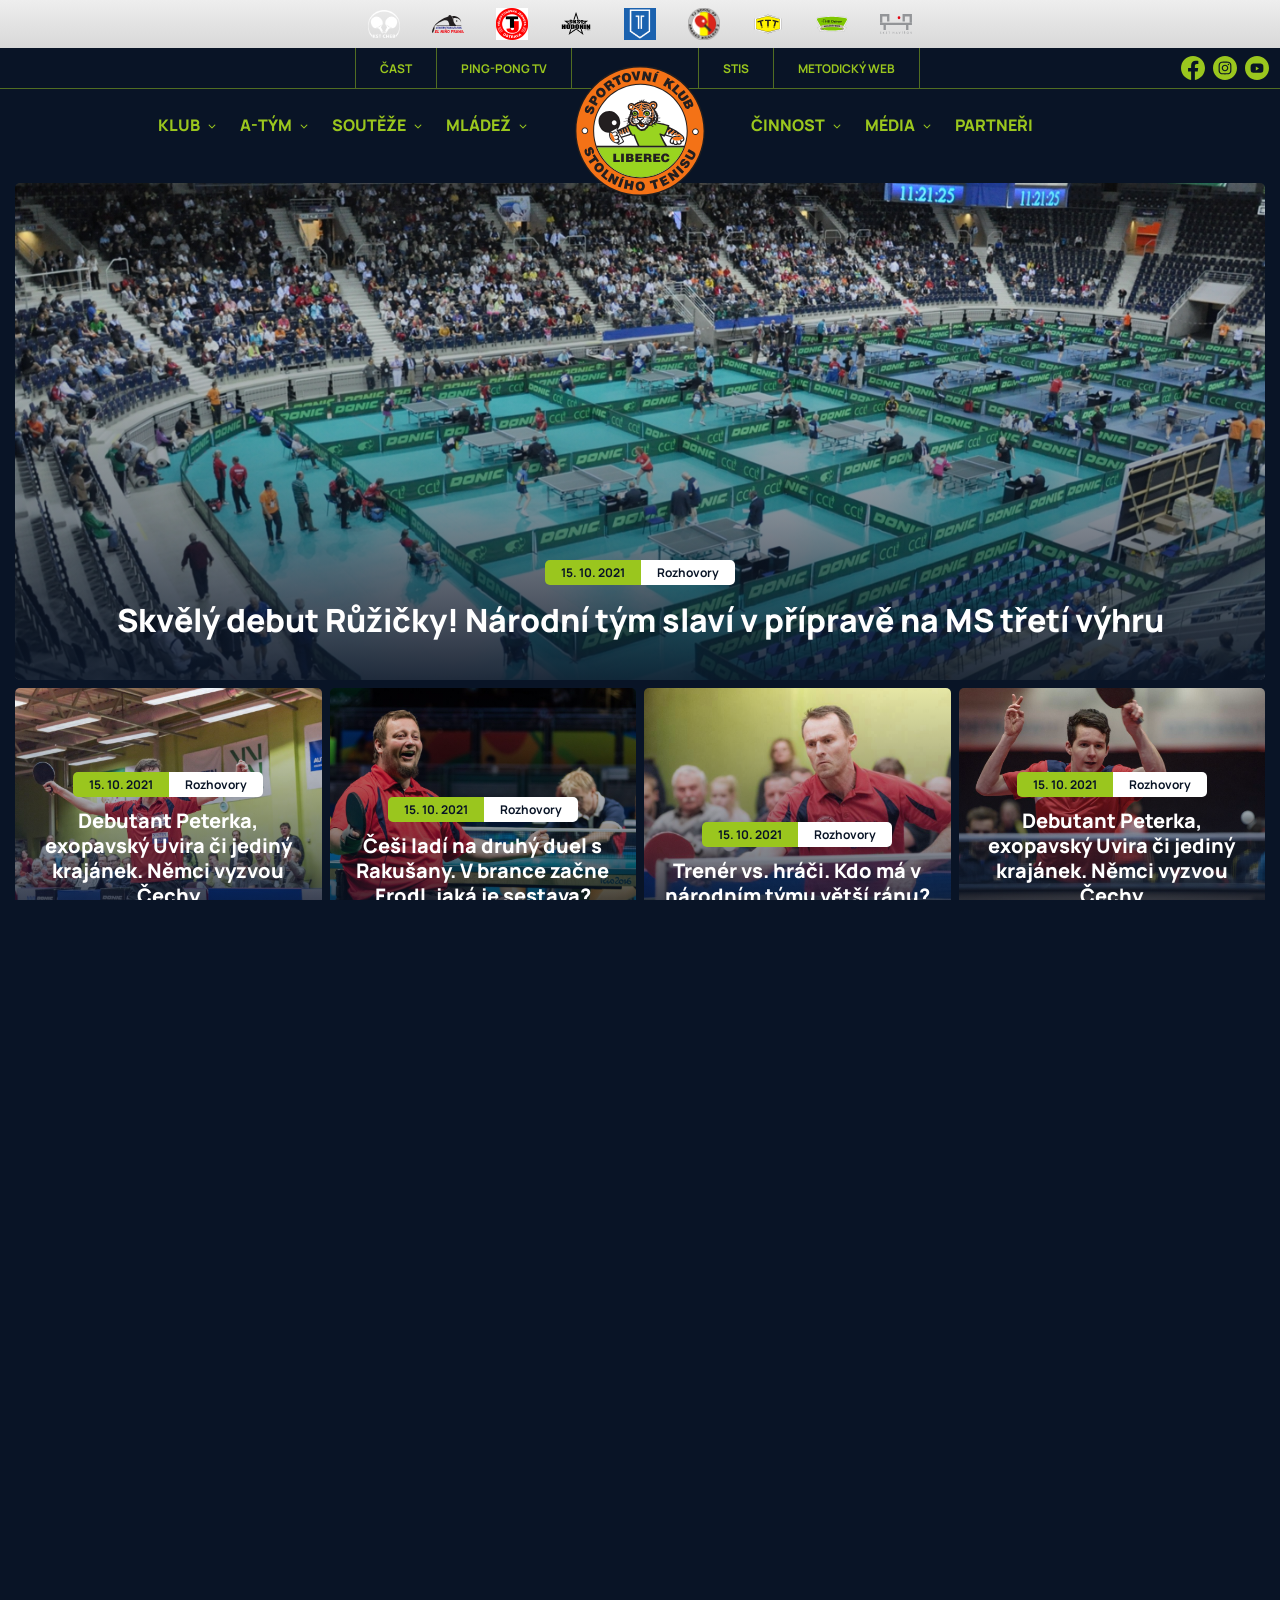
<file: app/index.html>
<!DOCTYPE html>
<html lang="en">

<head>
   <meta charset="UTF-8">
   <meta name="viewport" content="width=device-width, initial-scale=1.0">
   <meta http-equiv="X-UA-Compatible" content="ie=edge">
   <title>SKST Liberec</title>
   <link rel="preconnect" href="https://fonts.googleapis.com">
<link rel="preconnect" href="https://fonts.gstatic.com" crossorigin>
<link href="https://fonts.googleapis.com/css2?family=Manrope:wght@400;700;800&display=swap" rel="stylesheet">

   <link rel="stylesheet" href="css/libs.min.css">
   <link rel="stylesheet" href="css/style.min.css">
</head>

<body>
   <header class="header">
      <div class="header__top">
       <div class="container">
         <ul>
            <li>
               <a  href="https://kstcheb.cz">
                  <img  src="images/header/cheb.png" alt="">
               </a>
            </li>
            <li>
               <a href="http://www.elninopraha.cz/">
                  <img src="images/svg/einino.svg" alt="">
               </a>
            </li>
            <li>
               <a href="http://www.stolnitenis-ostrava.cz/">
                  <img src="images/header/ova.png" alt="">
               </a>
            </li>
            <li>
               <a href="https://kstcheb.cz">
                  <img src="images/header/hodonin.svg" alt="">
               </a>
            </li>
            <li>
               <a href="https://www.ttc-ostrava.cz/">
                  <img src="images/header/ostrava.png" alt="">
               </a>
            </li>
            <li>
               <a href="http://www.sokolhk2.cz/">
                  <img src="images/header/sokol.png" alt="">
               </a>
            </li>
           
            <li>
               <a href="http://www.ktpraha.cz/">
                  <img src="images/svg/pha.svg" alt="">
               </a>
            </li>
            <li>
               <a href="http://www.hbostrov.cz">
                  <img src="images/header/ostrov.svg" alt="">
               </a>
            </li>
            <li>
               <a href="https://www.sksthavirov.cz/">
                  <img src="images/header/havirov.svg" alt="">
               </a>
            </li>
         </ul>
       </div>
      </div>
      <div class="header__links">
         <div class="container">
         <div class="header__inner">
            <div class="header__links-col header__links--left">
               <a href="https://www.ping-pong.cz/">
                  ČAST
               </a>
               <a href="https://www.ping-pong.tv/">
                  PING-PONG TV
               </a>
            </div>
            <div class="header__links-col header__links--right">
               <a href="https://stis.ping-pong.cz/">
                  STIS
               </a>
               <a href="https://metodika.ping-pong.cz/#no">
                  METODICKÝ WEB
               </a>
            </div>
            <ul class="social">
               <li>
                  <a href="https://www.facebook.com/skstliberec">
                     <img src="images/svg/facebook.svg" alt="">
                  </a>
                 
                 
               </li>
               <li>
                  <a href="https://www.instagram.com/skstliberec/">
                     <img src="images/svg/instagram.svg" alt="">
                  </a>
               </li>
               <li>
                  <a href="https://www.youtube.com/user/skstliberec">
                     <img src="images/svg/youtube.svg" alt="">
                  </a>
               </li>
            </ul>
         </div>
         </div>
      </div>
      <nav class="navbar">
         <a class="logo-mob" href="index.html">
           <img src="images/svg/logo.svg" alt="" />
         </a>
         <div class="navbar__menu">
           <div class="navbar__menu-btn"></div>
         </div>
         <div class="navbar__inner">
           <ul class="nav nav--left">
             <li class="nav__item">
               <div class="nav__link">klub</div>
               <ul class="dropdown-menu">
                 <li class="dropdown-menu__list">
                   <a class="dropdown-menu__link" href="#">Historie a vize klubu</a>
                 </li>
                 <li class="dropdown-menu__list">
                   <a class="dropdown-menu__link" href="#">Kontakty</a>
                 </li>
                 <li class="dropdown-menu__list">
                   <a class="dropdown-menu__link" href="#">Největší úspěchy </a>
                 </li>
                 <li class="dropdown-menu__list">
                   <a class="dropdown-menu__link" href="#">Přeshraniční spolupráce</a>
                 </li>
               </ul>
             </li>
             <li class="nav__item">
               <div class="nav__link">A-tým</div>
               <ul class="dropdown-menu">
                 <li class="dropdown-menu__list">
                   <a class="dropdown-menu__link" href="#">Soupiska</a>
                 </li>
                 <li class="dropdown-menu__list">
                   <a class="dropdown-menu__link" href="#">Termínová listina</a>
                 </li>
                 <li class="dropdown-menu__list">
                   <a class="dropdown-menu__link" href="#">Tabulka extraligy</a>
                 </li>
                
               </ul>
             </li>
             <li class="nav__item">
               <div class="nav__link">Soutěže</div>
               <ul class="dropdown-menu">
                 <li class="dropdown-menu__list">
                   <a class="dropdown-menu__link" href="#">B-tým</a>
                 </li>
               </ul>
             </li>
             <li class="nav__item">
               <div class="nav__link">Mládež</div>
               <ul class="dropdown-menu">
                 <li class="dropdown-menu__list">
                   <a class="dropdown-menu__link" href="#">Informace</a>
                 </li>
                 <li class="dropdown-menu__list">
                   <a class="dropdown-menu__link" href="#">Nábor</a>
                 </li>
                 <li class="dropdown-menu__list">
                   <a class="dropdown-menu__link" href="#">Turnaje</a>
                 </li>
                 <li class="dropdown-menu__list">
                   <a class="dropdown-menu__link" href="#">Aktuality</a>
                 </li>
               </ul>
             </li>
           </ul>
           <a class="header__logo" href="index.html">
            <img src="images/svg/logo.svg" alt="" />
           </a>
           <ul class="nav nav--right">
             <li class="nav__item">
               <div class="nav__link">Činnost</div>
               <ul class="dropdown-menu">
                 <li class="dropdown-menu__list">
                   <a class="dropdown-menu__link" href="#">Haly</a>
                 </li>
                 <li class="dropdown-menu__list">
                   <a class="dropdown-menu__link" href="#">Vozíčkáři</a>
                 </li>
                 <li class="dropdown-menu__list">
                   <a class="dropdown-menu__link" href="#">Veřejnost</a>
                 </li>
                 <li class="dropdown-menu__list">
                  <a class="dropdown-menu__link" href="#">Pořádané akce</a>
                </li>
                <li class="dropdown-menu__list">
                  <a class="dropdown-menu__link" href="#">Úspěchy</a>
                </li>
                <li class="dropdown-menu__list">
                  <a class="dropdown-menu__link" href="#">Sport Centrum</a>
                </li>
               </ul>
             </li>
             <li class="nav__item">
               <div class="nav__link">Média</div>
               <ul class="dropdown-menu">
                 <li class="dropdown-menu__list">
                   <a class="dropdown-menu__link" href="#">Ke stažení</a>
                 </li>
                 <li class="dropdown-menu__list">
                   <a class="dropdown-menu__link" href="#">Odkazy</a>
                 </li>
                 <li class="dropdown-menu__list">
                  <a class="dropdown-menu__link" href="#">Fotogalerie</a>
                </li>
                <li class="dropdown-menu__list">
                  <a class="dropdown-menu__link" href="#">Facebook</a>
                </li>
                <li class="dropdown-menu__list">
                  <a class="dropdown-menu__link" href="#">Instagram</a>
                </li>
                <li class="dropdown-menu__list">
                  <a class="dropdown-menu__link" href="#">YouTube</a>
                </li>
                 <li class="dropdown-menu__list">
                   <a class="dropdown-menu__link" href="#">Ping-pong TV</a>
                 </li>
                 <li class="dropdown-menu__list">
                  <a class="dropdown-menu__link" href="#">Archiv článků</a>
                </li>
               </ul>
             </li>
             <li class="nav__item">
               <a href="partneri.html" class="nav__link">Partneři</a>
            
             </li>
           </ul>
           <div class="social-mob">
             <a href="https://www.facebook.com/skstliberec">
               <img src="images/svg/facebook.svg" alt="" />
             </a>
          
             <a href="https://www.instagram.com/skstliberec/">
               <img src="images/svg/instagram.svg" alt="" />
             </a>
             <a href="https://www.youtube.com/user/skstliberec">
               <img src="images/svg/youtube.svg" alt="" />
             </a>
           </div>
         </div>
       </nav>
   </header>
   <section class="topstory">
      <div class="container">
         <div class="topstory__inner">
            <div class="topstory__article">
               <a class="topstory__item" href="article.html">
                  <div class="topstory__img">
                     <img src="images/content/1.jpeg" alt="">
                  </div>
                 
                 <div class="topstory__info">
                  <div class="topstory__category">
                     <span class="date">15. 10. 2021</span>
                     <span class="tag">
                      Rozhovory
                     </span>
                  </div>
                     <h1>
                     Skvělý debut Růžičky! Národní tým slaví v přípravě na MS třetí výhru
                  </h1>
                  
                 </div>
               </a>
            </div>
            <div class="topstory__article">
               <a class="topstory__item" href="article.html">
                  <div class="topstory__img">
                     <img src="images/content/2.jpg" alt="">
                  </div>
                 
                 <div class="topstory__info">
                  <div class="topstory__category">
                     <span class="date">15. 10. 2021</span>
                     <span class="tag">
                      Rozhovory
                     </span>
                  </div>
                  <h3>
                     Debutant Peterka, exopavský Uvira či jediný krajánek. Němci vyzvou Čechy
                  </h3>
                 
                   
                 </div>
               </a>
            </div>
            <div class="topstory__article">
               <a class="topstory__item" href="article.html">
                  <div class="topstory__img">
                     <img src="images/content/3.jpeg" alt="">
                  </div>
                 
                 <div class="topstory__info">
                  <div class="topstory__category">
                     <span class="date">15. 10. 2021</span>
                     <span class="tag">
                      Rozhovory
                     </span>
                  </div>
                     <h3>
                     Češi ladí na druhý duel s Rakušany. V brance začne Frodl, jaká je sestava?
                  </h3>
                  
                 </div>
               </a>
            </div>
            <div class="topstory__article">
               <a class="topstory__item" href="article.html">
                  <div class="topstory__img">
                     <img src="images/content/4.jpeg" alt="">
                  </div>
                 
                 <div class="topstory__info"> 
                  <div class="topstory__category">
                     <span class="date">15. 10. 2021</span>
                     <span class="tag">
                      Rozhovory
                     </span>
                  </div>
                    <h3>
                     Trenér vs. hráči. Kdo má v národním týmu větší ránu?
                  </h3>
                 
                 </div>
               </a>
            </div>
            <div class="topstory__article">
               <a class="topstory__item" href="article.html">
                  <div class="topstory__img">
                     <img src="images/content/5.jpeg" alt="">
                  </div>
                 
                 <div class="topstory__info"> 
                  <div class="topstory__category">
                     <span class="date">15. 10. 2021</span>
                     <span class="tag">
                      Rozhovory
                     </span>
                  </div>
                    <h3>
                     Debutant Peterka, exopavský Uvira či jediný krajánek. Němci vyzvou Čechy
                  </h3>
                 
                 </div>
               </a>
            </div>
         </div>
         <a class="link" href="clanky.html">Další články</a>
      </div>
   </section>
   <section class="hp-zapasy">
      <div class="container">
         <div class="hp-zapasy__inner">
            <div class="hp-zapasy__item">
               <div class="hp-zapasy__logo">
                  <img src="images/header/ostrov.svg" alt="">
               </div>
               <div class="hp-zapasy__box">
                 
                  <div class="hp-zapasy__top">
                     <div class="hp-zapasy__date">so 1. 5. 2021</div>
                     <a href="#" class="hp-zapasy__tv">Ping Pong TV</a>
                 </div>
                  <div class="hp-zapasy__info">
                     <a href="zapas.html" class="hp-zapasy__teams">
                        <span>HB Ostrov</span>
                        <span>SKST Liberec</span>
                     </a>
                     <div class="hp-zapasy__number">
                        1:3
                     </div>
                  </div>
                 
               </div>
               <div class="hp-zapasy__bottom">
                  <a  class="link" href="#">Report</a>
                  <a class="link"  href="#">Galerie</a>
                  <a class="link"  href="#">Sestřih</a>
               </div>
            </div>
            <div class="hp-zapasy__item">
               <div class="hp-zapasy__logo">
                  <img src="images/svg/pha.svg" alt="">
               </div>
               <div class="hp-zapasy__box">
                 
                  <div class="hp-zapasy__top">
                     <div class="hp-zapasy__date">so 1. 5. 2021</div>
                     <a href="#" class="hp-zapasy__tv">Arena Sport</a>
                 </div>
                  <div class="hp-zapasy__info">
                     <a href="zapas.html" class="hp-zapasy__teams">
                        <span>SKST Liberec</span>
                        <span>KT Praha</span>
                     </a>
                     <div class="hp-zapasy__number">
                        18:30
                     </div>
                  </div>
                
               </div>
               <div class="hp-zapasy__bottom">
                  <a  class="link" href="#">Preview</a>
                  <a class="link"  href="#">Stream</a>
               </div>
            </div>

            <div class="hp-zapasy__item">
               <div class="hp-zapasy__logo">
                  <img src="images/header/ova.jpeg" alt="">
               </div>
               <div class="hp-zapasy__box">
                
                  <div class="hp-zapasy__top">
                     <div class="hp-zapasy__date">so 1. 5. 2021</div>
                     <a href="#" class="hp-zapasy__tv">Arena Sport, Ping Pong TV</a>
                 </div>
                  <div class="hp-zapasy__info">
                     <a href="zapas.html" class="hp-zapasy__teams">
                        <span>TTC Ostrava</span>
                        <span>SKST Liberec</span>
                     </a>
                     <div class="hp-zapasy__number">
                        11:00
                     </div>
                  </div>
                 
               </div>
               <div class="hp-zapasy__bottom">
                  <a  class="link" href="#">Preview</a>
                  <a class="link"  href="#">Stream</a>
               </div>
            </div>
            <div class="hp-zapasy__item">
               <div class="hp-zapasy__logo">
                  <img src="images/header/ova.jpeg" alt="">
               </div>
               <div class="hp-zapasy__box">
                
                  <div class="hp-zapasy__top">
                     <div class="hp-zapasy__date">so 1. 5. 2021</div>
                     <a href="#" class="hp-zapasy__tv">Arena Sport, Ping Pong TV</a>
                 </div>
                  <div class="hp-zapasy__info">
                     <a href="zapas.html" class="hp-zapasy__teams">
                        <span>TTC Ostrava</span>
                        <span>SKST Liberec</span>
                     </a>
                     <div class="hp-zapasy__number">
                        11:00
                     </div>
                  </div>
                 
               </div>
               <div class="hp-zapasy__bottom">
                  <a  class="link" href="#">Preview</a>
                  <a class="link"  href="#">Stream</a>
               </div>
            </div>
         </div>
      </div>
   </section>

   <section class="posts">
      <div class="container">
         <div class="posts__inner">
            <div class="posts__item">
               <a href="#">
                  <div class="posts__img">
                     <img src="images/content/4.jpeg" alt="">
                  </div>
                  <div class="posts__text">
                     <p>
                        🎁 | Máme tu pro vás soutěž s Globus Trmice. 🤩 Tipněte si do komentáře správné pole, kde se nacházel puk a získejte poukázky na nákup v hodnotě 💵 300 Kč. 👏
                     </p>
                  </div>
               </a>
            </div>
            <div class="posts__item">
               <a href="#">
                  <div class="posts__img">
                     <img src="images/content/1.jpeg" alt="">
                  </div>
                  <div class="posts__text">
                     <p>
                        🎁 | Máme tu pro vás soutěž s Globus Trmice. 🤩 Tipněte si do komentáře správné pole.
                     </p>
                  </div>
               </a>
            </div>
            <div class="posts__item">
               <a href="#">
                  <div class="posts__img">
                     <img src="images/content/5.jpeg" alt="">
                  </div>
                  <div class="posts__text">
                     <p>
                        🎁 | Máme tu pro vás soutěž s Globus Trmice. 🤩 Tipněte si do komentáře správné pole, kde se nacházel puk a získejte poukázky na nákup.
                     </p>
                  </div>
               </a>
            </div>
            <div class="posts__item">
               <a href="#">
                  <div class="posts__img">
                     <img src="images/content/3.jpeg" alt="">
                  </div>
                  <div class="posts__text">
                     <p>
                        🎁 | Máme tu pro vás soutěž s Globus Trmice. 🤩 Tipněte si do komentáře správné pole.
                     </p>
                  </div>
               </a>
            </div>
            
         </div>
      </div>
   </section>

   <section class="milniky">
      <div class="container">
         <h1>Klubové milníky</h1>
      </div>
      <div class="milniky__inner">
         <div class="milniky__item">
            <a class="milniky__link" href="#">
              <div class="milniky__img">
               <img src="images/content/1.jpeg" alt="">
              </div>
            <div class="milniky__box">
               <div class="milniky__date">
                  2011
               </div>
               <h3>Pořadatelství Mistrovství Evropy veteránů (2 471 hráčů ze 37 zemí) </h3>
            </div>
            </a>
         </div>
         <div class="milniky__item">
            <a class="milniky__link" href="#">
              <div class="milniky__img">
               <img src="images/content/1.jpeg" alt="">
              </div>
            <div class="milniky__box">
               <div class="milniky__date">
                  2011
               </div>
               <h3>Pořadatelství Mistrovství Evropy veteránů (2 471 hráčů ze 37 zemí) </h3>
            </div>
            </a>
         </div>
         <div class="milniky__item">
            <a class="milniky__link" href="#">
              <div class="milniky__img">
               <img src="images/content/1.jpeg" alt="">
              </div>
            <div class="milniky__box">
               <div class="milniky__date">
                  2011
               </div>
               <h3>Pořadatelství Mistrovství Evropy veteránů (2 471 hráčů ze 37 zemí) </h3>
            </div>
            </a>
         </div>
         <div class="milniky__item">
            <a class="milniky__link" href="#">
              <div class="milniky__img">
               <img src="images/content/1.jpeg" alt="">
              </div>
            <div class="milniky__box">
               <div class="milniky__date">
                  2011
               </div>
               <h3>Pořadatelství Mistrovství Evropy veteránů (2 471 hráčů ze 37 zemí) </h3>
            </div>
            </a>
         </div>
         <div class="milniky__item">
            <a class="milniky__link" href="#">
              <div class="milniky__img">
               <img src="images/content/1.jpeg" alt="">
              </div>
            <div class="milniky__box">
               <div class="milniky__date">
                  2011
               </div>
               <h3>Pořadatelství Mistrovství Evropy veteránů (2 471 hráčů ze 37 zemí) </h3>
            </div>
            </a>
         </div>
       
      </div>
   </section>


   <div class="partners">
      <div class="container">
         <div class="partners__inner">
            <div class="partners__item">
               <a href="#">
                  <img src="images/partners/1.png" alt="">
               </a>
            </div>
            <div class="partners__item">
               <a href="#">
                  <img src="images/partners/2.png" alt="">
               </a>
            </div>
            <div class="partners__item">
               <a href="#">
                  <img src="images/partners/1.png" alt="">
               </a>
            </div>
            <div class="partners__item">
               <a href="#">
                  <img src="images/partners/3.jpeg" alt="">
               </a>
            </div>
            <div class="partners__item">
               <a href="#">
                  <img src="images/partners/1.png" alt="">
               </a>
            </div>
            <div class="partners__item">
               <a href="#">
                  <img src="images/partners/4.jpeg" alt="">
               </a>
            </div>
         </div>
      </div>
   </div>
   

   <footer class="footer">
      <div class="copyright">
         © SKST Liberec, 2021. Všechna práva vyhrazena
      </div>
      <div>Vyrobeno v 
         <a href="https://esportsmedia.cz/">eSports.cz</a>
      </div>
   </footer>



   <script src="https://ajax.googleapis.com/ajax/libs/jquery/3.4.1/jquery.min.js"></script>
   <script src="js/libs.min.js"></script>
   <script src="js/main.js"></script>
</body>

</html>
</file>
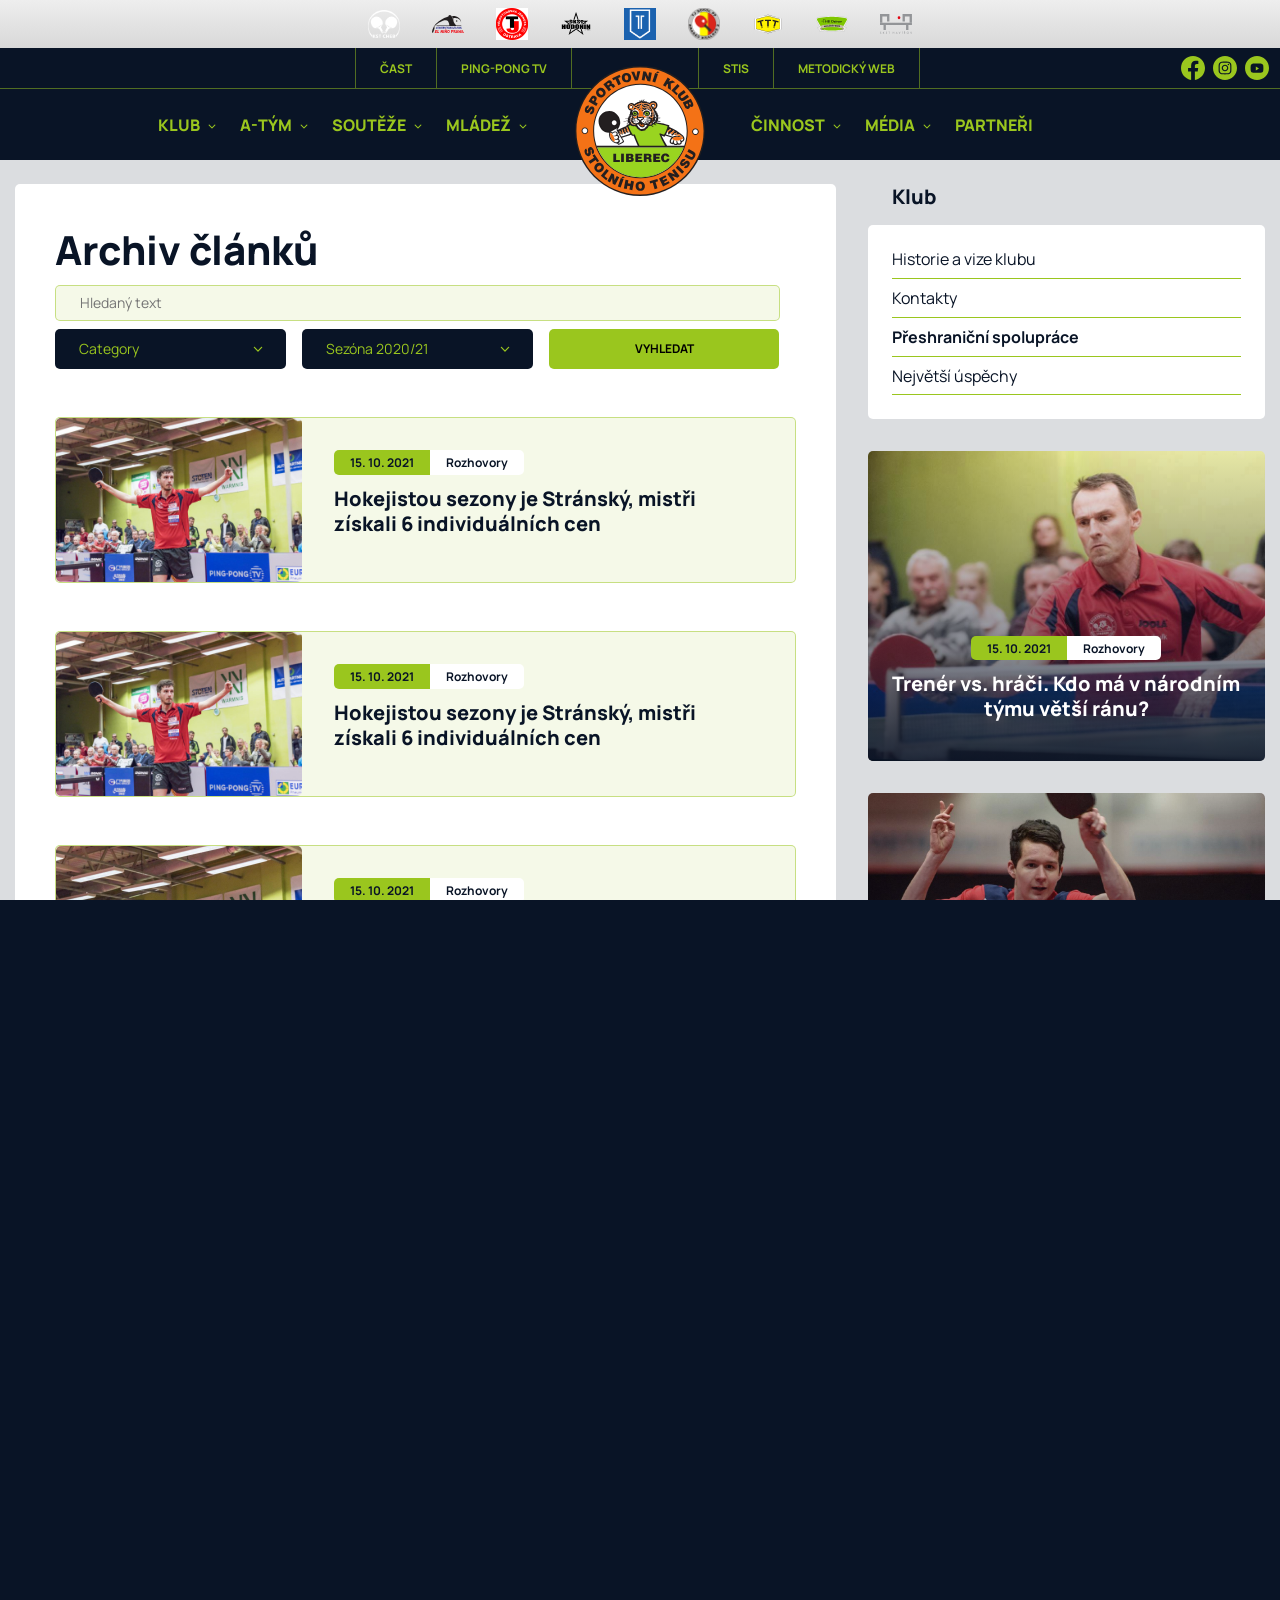
<file: app/archiv.html>
<!DOCTYPE html>
<html lang="en">

<head>
   <meta charset="UTF-8">
   <meta name="viewport" content="width=device-width, initial-scale=1.0">
   <meta http-equiv="X-UA-Compatible" content="ie=edge">
   <title>SKST Liberec</title>
   <link rel="preconnect" href="https://fonts.googleapis.com">
<link rel="preconnect" href="https://fonts.gstatic.com" crossorigin>
<link href="https://fonts.googleapis.com/css2?family=Manrope:wght@400;700;800&display=swap" rel="stylesheet">
   <link rel="stylesheet" href="css/libs.min.css">
   <link rel="stylesheet" href="css/style.min.css">
</head>

<body>
   <header class="header">
      <div class="header__top">
       <div class="container">
         <ul>
            <li>
               <a  href="https://kstcheb.cz">
                  <img  src="images/header/cheb.png" alt="">
               </a>
            </li>
            <li>
               <a href="http://www.elninopraha.cz/">
                  <img src="images/svg/einino.svg" alt="">
               </a>
            </li>
            <li>
               <a href="http://www.stolnitenis-ostrava.cz/">
                  <img src="images/header/ova.png" alt="">
               </a>
            </li>
            <li>
               <a href="https://kstcheb.cz">
                  <img src="images/header/hodonin.svg" alt="">
               </a>
            </li>
            <li>
               <a href="https://www.ttc-ostrava.cz/">
                  <img src="images/header/ostrava.png" alt="">
               </a>
            </li>
            <li>
               <a href="http://www.sokolhk2.cz/">
                  <img src="images/header/sokol.png" alt="">
               </a>
            </li>
           
            <li>
               <a href="http://www.ktpraha.cz/">
                  <img src="images/svg/pha.svg" alt="">
               </a>
            </li>
            <li>
               <a href="http://www.hbostrov.cz">
                  <img src="images/header/ostrov.svg" alt="">
               </a>
            </li>
            <li>
               <a href="https://www.sksthavirov.cz/">
                  <img src="images/header/havirov.svg" alt="">
               </a>
            </li>
         </ul>
       </div>
      </div>
      <div class="header__links">
         <div class="container">
         <div class="header__inner">
            <div class="header__links-col header__links--left">
               <a href="https://www.ping-pong.cz/">
                  ČAST
               </a>
               <a href="https://www.ping-pong.tv/">
                  PING-PONG TV
               </a>
            </div>
            <div class="header__links-col header__links--right">
               <a href="https://stis.ping-pong.cz/">
                  STIS
               </a>
               <a href="https://metodika.ping-pong.cz/#no">
                  METODICKÝ WEB
               </a>
            </div>
            <ul class="social">
               <li>
                  <a href="https://www.facebook.com/skstliberec">
                     <img src="images/svg/facebook.svg" alt="">
                  </a>
                 
                 
               </li>
               <li>
                  <a href="https://www.instagram.com/skstliberec/">
                     <img src="images/svg/instagram.svg" alt="">
                  </a>
               </li>
               <li>
                  <a href="https://www.youtube.com/user/skstliberec">
                     <img src="images/svg/youtube.svg" alt="">
                  </a>
               </li>
            </ul>
         </div>
         </div>
      </div>
      <nav class="navbar">
         <a class="logo-mob" href="index.html">
           <img src="images/svg/logo.svg" alt="" />
         </a>
         <div class="navbar__menu">
           <div class="navbar__menu-btn"></div>
         </div>
         <div class="navbar__inner">
           <ul class="nav nav--left">
             <li class="nav__item">
               <div class="nav__link">klub</div>
               <ul class="dropdown-menu">
                 <li class="dropdown-menu__list">
                   <a class="dropdown-menu__link" href="#">Historie a vize klubu</a>
                 </li>
                 <li class="dropdown-menu__list">
                   <a class="dropdown-menu__link" href="#">Kontakty</a>
                 </li>
                 <li class="dropdown-menu__list">
                   <a class="dropdown-menu__link" href="#">Největší úspěchy </a>
                 </li>
                 <li class="dropdown-menu__list">
                   <a class="dropdown-menu__link" href="#">Přeshraniční spolupráce</a>
                 </li>
               </ul>
             </li>
             <li class="nav__item">
               <div class="nav__link">A-tým</div>
               <ul class="dropdown-menu">
                 <li class="dropdown-menu__list">
                   <a class="dropdown-menu__link" href="#">Soupiska</a>
                 </li>
                 <li class="dropdown-menu__list">
                   <a class="dropdown-menu__link" href="#">Termínová listina</a>
                 </li>
                 <li class="dropdown-menu__list">
                   <a class="dropdown-menu__link" href="#">Tabulka extraligy</a>
                 </li>
                
               </ul>
             </li>
             <li class="nav__item">
               <div class="nav__link">Soutěže</div>
               <ul class="dropdown-menu">
                 <li class="dropdown-menu__list">
                   <a class="dropdown-menu__link" href="#">B-tým</a>
                 </li>
               </ul>
             </li>
             <li class="nav__item">
               <div class="nav__link">Mládež</div>
               <ul class="dropdown-menu">
                 <li class="dropdown-menu__list">
                   <a class="dropdown-menu__link" href="#">Informace</a>
                 </li>
                 <li class="dropdown-menu__list">
                   <a class="dropdown-menu__link" href="#">Nábor</a>
                 </li>
                 <li class="dropdown-menu__list">
                   <a class="dropdown-menu__link" href="#">Turnaje</a>
                 </li>
                 <li class="dropdown-menu__list">
                   <a class="dropdown-menu__link" href="#">Aktuality</a>
                 </li>
               </ul>
             </li>
           </ul>
           <a class="header__logo" href="index.html">
            <img src="images/svg/logo.svg" alt="" />
           </a>
           <ul class="nav nav--right">
             <li class="nav__item">
               <div class="nav__link">Činnost</div>
               <ul class="dropdown-menu">
                 <li class="dropdown-menu__list">
                   <a class="dropdown-menu__link" href="#">Haly</a>
                 </li>
                 <li class="dropdown-menu__list">
                   <a class="dropdown-menu__link" href="#">Vozíčkáři</a>
                 </li>
                 <li class="dropdown-menu__list">
                   <a class="dropdown-menu__link" href="#">Veřejnost</a>
                 </li>
                 <li class="dropdown-menu__list">
                  <a class="dropdown-menu__link" href="#">Pořádané akce</a>
                </li>
                <li class="dropdown-menu__list">
                  <a class="dropdown-menu__link" href="#">Úspěchy</a>
                </li>
                <li class="dropdown-menu__list">
                  <a class="dropdown-menu__link" href="#">Sport Centrum</a>
                </li>
               </ul>
             </li>
             <li class="nav__item">
               <div class="nav__link">Média</div>
               <ul class="dropdown-menu">
                 <li class="dropdown-menu__list">
                   <a class="dropdown-menu__link" href="#">Ke stažení</a>
                 </li>
                 <li class="dropdown-menu__list">
                   <a class="dropdown-menu__link" href="#">Odkazy</a>
                 </li>
                 <li class="dropdown-menu__list">
                  <a class="dropdown-menu__link" href="#">Fotogalerie</a>
                </li>
                <li class="dropdown-menu__list">
                  <a class="dropdown-menu__link" href="#">Facebook</a>
                </li>
                <li class="dropdown-menu__list">
                  <a class="dropdown-menu__link" href="#">Instagram</a>
                </li>
                <li class="dropdown-menu__list">
                  <a class="dropdown-menu__link" href="#">YouTube</a>
                </li>
                 <li class="dropdown-menu__list">
                   <a class="dropdown-menu__link" href="#">Ping-pong TV</a>
                 </li>
                 <li class="dropdown-menu__list">
                  <a class="dropdown-menu__link" href="#">Archiv článků</a>
                </li>
               </ul>
             </li>
             <li class="nav__item">
               <a href="partneri.html" class="nav__link">Partneři</a>
            
             </li>
           </ul>
           <div class="social-mob">
             <a href="https://www.facebook.com/skstliberec">
               <img src="images/svg/facebook.svg" alt="" />
             </a>
          
             <a href="https://www.instagram.com/skstliberec/">
               <img src="images/svg/instagram.svg" alt="" />
             </a>
             <a href="https://www.youtube.com/user/skstliberec">
               <img src="images/svg/youtube.svg" alt="" />
             </a>
           </div>
         </div>
       </nav>
   </header>
   
   <main class="main archiv">
      <div class="container">
         <div class="main__inner">
            <div class="main__content">
               <div class="main__box">
                  <div class="main__top">
                     <h1>
                        Archiv článků 
                     </h1>
                   
                     <div class="search">
                        <div class="form">
                           <div class="search__input">
                              <input placeholder="Hledaný text" name="text" type="text">
                           </div>
                          <div class="search__row">
                           <div class="search__col">
                              <select class="select__redirect" name="category" id="category">
                                 <option>Category</option>
                              <option value="">Bbbb</option>
                              <option value="">Cccc</option>
                              <option value="">Dddd</option>
                              <option value="">Eeee</option>
                              </select>
                           </div>
                           <div class="search__col">
                              <select class="select__redirect" name="sezona" id="sezona">
                                 <option>Sezóna 2020/21</option>
                              <option value="">2020/2021</option>
                              <option value="">2019/2020</option>
                              <option value="">2018/2019</option>
                              <option value="">2017/2018</option>
                              </select>
                           </div>
                           <div class="search__col">
                              <button class="link">Vyhledat</button>
                           </div>
                          
                           
                          </div>

                        </div>
                     </div>
                    
                  </div>
                <div class="archiv__inner">
                   <div class="archiv__item">
                      <a class="archiv__link" href="article.html">
                         <div class="archiv__img">
                            <img src="images/content/2.jpg" alt="">
                         </div>
                         <div class="archiv__info">
                           <div class="topstory__category">
                              <span class="date">15. 10. 2021</span>
                              <span class="tag">
                               Rozhovory
                              </span>
                           </div>
                            <h3>
                              Hokejistou sezony je Stránský, mistři získali 6 individuálních cen
                              </h3>
                         </div>
                      </a>
                   </div>
                   <div class="archiv__item">
                     <a class="archiv__link" href="article.html">
                        <div class="archiv__img">
                           <img src="images/content/2.jpg" alt="">
                        </div>
                        <div class="archiv__info">
                          <div class="topstory__category">
                             <span class="date">15. 10. 2021</span>
                             <span class="tag">
                              Rozhovory
                             </span>
                          </div>
                           <h3>
                             Hokejistou sezony je Stránský, mistři získali 6 individuálních cen
                             </h3>
                        </div>
                     </a>
                  </div>
                  <div class="archiv__item">
                     <a class="archiv__link" href="article.html">
                        <div class="archiv__img">
                           <img src="images/content/2.jpg" alt="">
                        </div>
                        <div class="archiv__info">
                          <div class="topstory__category">
                             <span class="date">15. 10. 2021</span>
                             <span class="tag">
                              Rozhovory
                             </span>
                          </div>
                           <h3>
                             Hokejistou sezony je Stránský, mistři získali 6 Hokejistou sezony je Stránský, mistři získali 6
                             Hokejistou sezony je Stránský, mistři získali 6 individuálních cen
                             </h3>
                        </div>
                     </a>
                  </div>
                  <div class="archiv__item">
                     <a class="archiv__link" href="article.html">
                        <div class="archiv__img">
                           <img src="images/content/2.jpg" alt="">
                        </div>
                        <div class="archiv__info">
                          <div class="topstory__category">
                             <span class="date">15. 10. 2021</span>
                             <span class="tag">
                              Rozhovory
                             </span>
                          </div>
                           <h3>
                             Hokejistou sezony je Stránský, mistři získali 6 individuálních cen
                             </h3>
                        </div>
                     </a>
                  </div>
                  <div class="archiv__item">
                     <a class="archiv__link" href="article.html">
                        <div class="archiv__img">
                           <img src="images/content/2.jpg" alt="">
                        </div>
                        <div class="archiv__info">
                          <div class="topstory__category">
                             <span class="date">15. 10. 2021</span>
                             <span class="tag">
                              Rozhovory
                             </span>
                          </div>
                           <h3>
                             Hokejistou sezony je Stránský, mistři získali 6 individuálních cen
                             </h3>
                        </div>
                     </a>
                  </div>
                  <div class="archiv__item">
                     <a class="archiv__link" href="article.html">
                        <div class="archiv__img">
                           <img src="images/content/2.jpg" alt="">
                        </div>
                        <div class="archiv__info">
                          <div class="topstory__category">
                             <span class="date">15. 10. 2021</span>
                             <span class="tag">
                              Rozhovory
                             </span>
                          </div>
                           <h3>
                             Hokejistou sezony je Stránský, mistři získali 6 individuálních cen
                             </h3>
                        </div>
                     </a>
                  </div>
                  <div class="archiv__item">
                     <a class="archiv__link" href="article.html">
                        <div class="archiv__img">
                           <img src="images/content/2.jpg" alt="">
                        </div>
                        <div class="archiv__info">
                          <div class="topstory__category">
                             <span class="date">15. 10. 2021</span>
                             <span class="tag">
                              Rozhovory
                             </span>
                          </div>
                           <h3>
                             Hokejistou sezony je Stránský, mistři získali 6 individuálních cen
                             </h3>
                        </div>
                     </a>
                  </div>
                </div>
                
               </div>
           
            </div>
            <aside class="aside">
               <h3>Klub</h3>
               <div class="aside__menu">
                  <ul>
                     <li>
                        <a href="#">Historie a vize klubu</a>
                     </li>
                     <li>
                        <a href="#">Kontakty</a>
                     </li>
                     <li>
                        <a class="active" href="#">Přeshraniční spolupráce</a>
                     </li>
                     <li>
                        <a href="#">Největší úspěchy</a>
                     </li>
                  </ul>
               </div>
               <div class="topstory__article">
                  <a class="topstory__item" href="article.html">
                     <div class="topstory__img">
                        <img src="images/content/4.jpeg" alt="">
                     </div>
                    
                    <div class="topstory__info"> 
                     <div class="topstory__category">
                        <span class="date">15. 10. 2021</span>
                        <span class="tag">
                         Rozhovory
                        </span>
                     </div>
                       <h3>
                        Trenér vs. hráči. Kdo má v národním týmu větší ránu?
                     </h3>
                    
                    </div>
                  </a>
               </div>
               <div class="topstory__article">
                  <a class="topstory__item" href="article.html">
                     <div class="topstory__img">
                        <img src="images/content/5.jpeg" alt="">
                     </div>
                    
                    <div class="topstory__info"> 
                     <div class="topstory__category">
                        <span class="date">15. 10. 2021</span>
                        <span class="tag">
                         Rozhovory
                        </span>
                     </div>
                       <h3>
                        Debutant Peterka, exopavský Uvira či jediný krajánek. Němci vyzvou Čechy
                     </h3>
                    
                    </div>
                  </a>
               </div>
            </aside>
         </div>
      </div>
   </main>


   <div class="partners">
      <div class="container">
         <div class="partners__inner">
            <div class="partners__item">
               <a href="#">
                  <img src="images/partners/1.png" alt="">
               </a>
            </div>
            <div class="partners__item">
               <a href="#">
                  <img src="images/partners/2.png" alt="">
               </a>
            </div>
            <div class="partners__item">
               <a href="#">
                  <img src="images/partners/1.png" alt="">
               </a>
            </div>
            <div class="partners__item">
               <a href="#">
                  <img src="images/partners/3.jpeg" alt="">
               </a>
            </div>
            <div class="partners__item">
               <a href="#">
                  <img src="images/partners/1.png" alt="">
               </a>
            </div>
            <div class="partners__item">
               <a href="#">
                  <img src="images/partners/4.jpeg" alt="">
               </a>
            </div>
         </div>
      </div>
   </div>
   

   <footer class="footer">
      <div class="copyright">
         © SKST Liberec, 2021. Všechna práva vyhrazena
      </div>
      <div>Vyrobeno v 
         <a href="https://esportsmedia.cz/">eSports.cz</a>
      </div>
   </footer>



   <script src="https://ajax.googleapis.com/ajax/libs/jquery/3.4.1/jquery.min.js"></script>
   <script src="js/light-gallery.js"></script>
   <script src="js/libs.min.js"></script>
   <script src="js/main.js"></script>
</body>

</html>
</file>
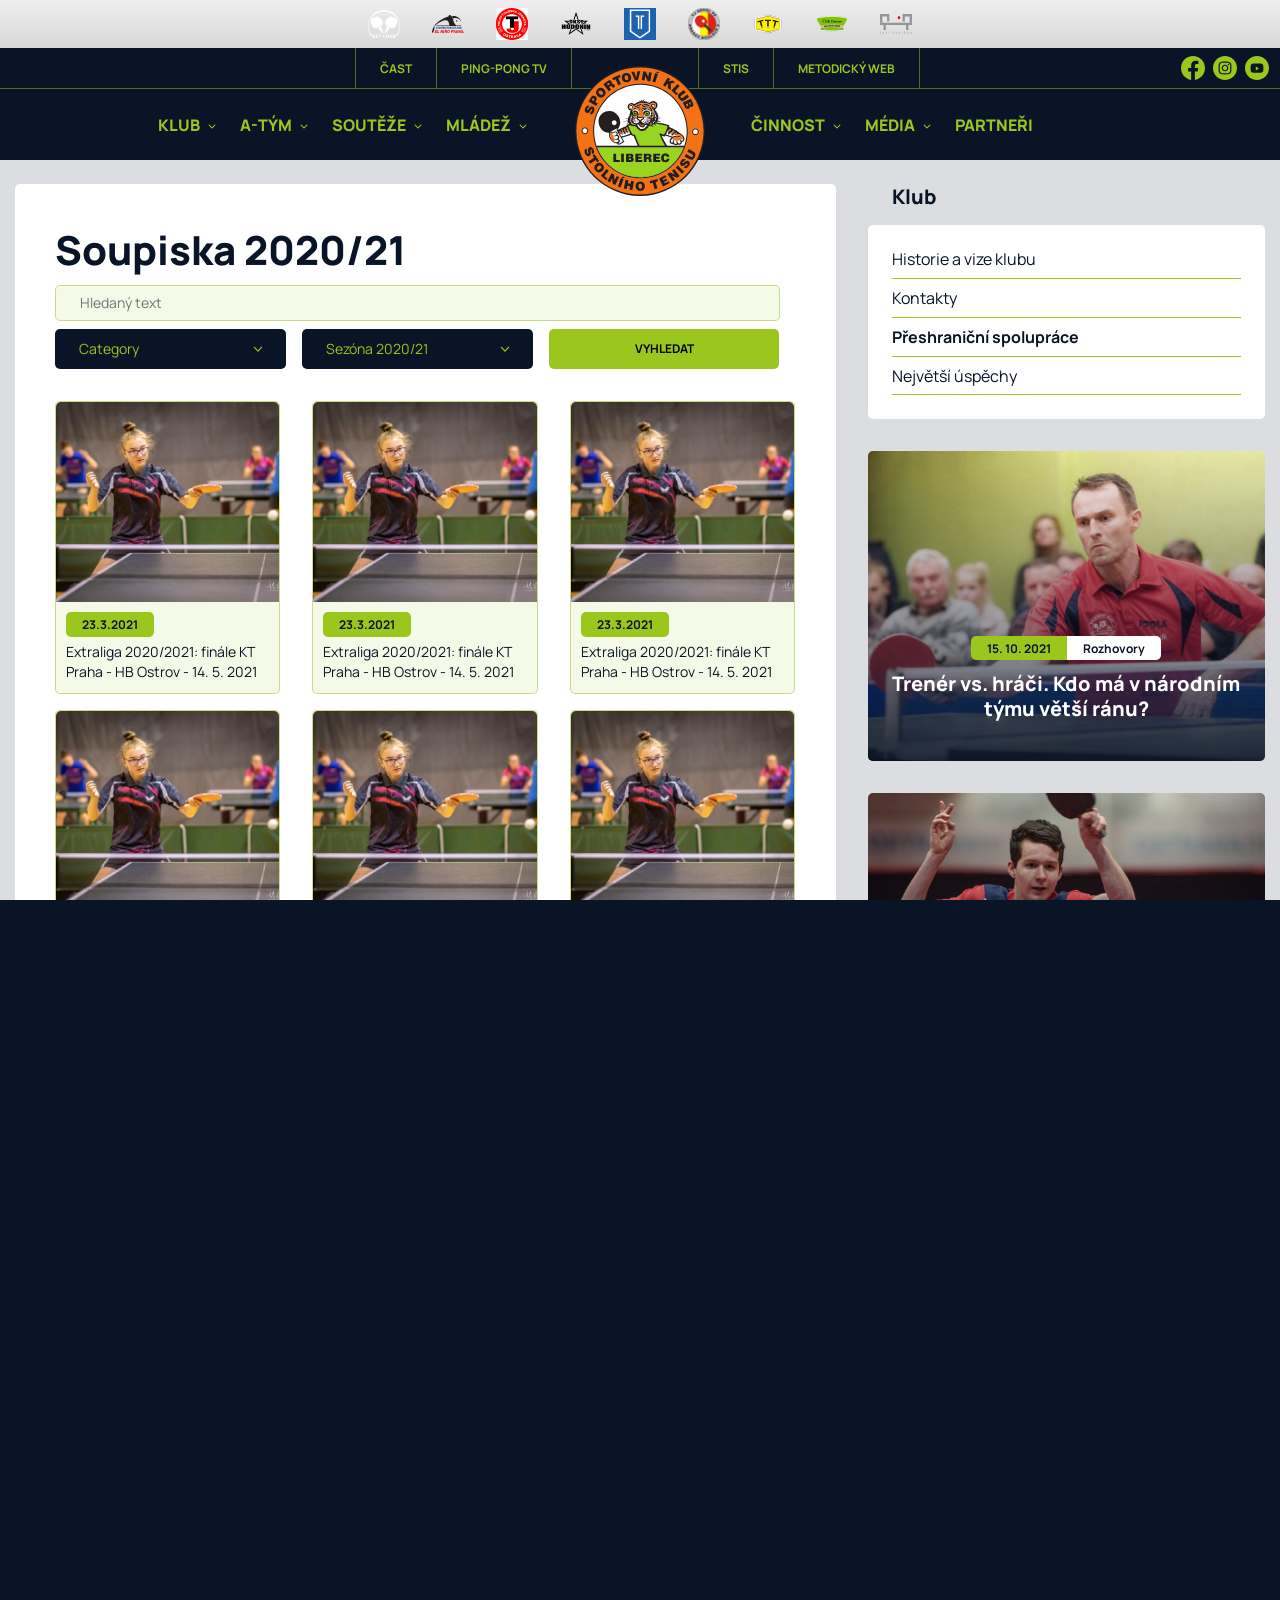
<file: app/fotogalerie.html>
<!DOCTYPE html>
<html lang="en">

<head>
   <meta charset="UTF-8">
   <meta name="viewport" content="width=device-width, initial-scale=1.0">
   <meta http-equiv="X-UA-Compatible" content="ie=edge">
   <title>SKST Liberec</title>
   <link rel="preconnect" href="https://fonts.googleapis.com">
<link rel="preconnect" href="https://fonts.gstatic.com" crossorigin>
<link href="https://fonts.googleapis.com/css2?family=Manrope:wght@400;700;800&display=swap" rel="stylesheet">
   <link rel="stylesheet" href="css/libs.min.css">
   <link rel="stylesheet" href="css/style.min.css">
</head>

<body>
   <header class="header">
      <div class="header__top">
       <div class="container">
         <ul>
            <li>
               <a  href="https://kstcheb.cz">
                  <img  src="images/header/cheb.png" alt="">
               </a>
            </li>
            <li>
               <a href="http://www.elninopraha.cz/">
                  <img src="images/svg/einino.svg" alt="">
               </a>
            </li>
            <li>
               <a href="http://www.stolnitenis-ostrava.cz/">
                  <img src="images/header/ova.png" alt="">
               </a>
            </li>
            <li>
               <a href="https://kstcheb.cz">
                  <img src="images/header/hodonin.svg" alt="">
               </a>
            </li>
            <li>
               <a href="https://www.ttc-ostrava.cz/">
                  <img src="images/header/ostrava.png" alt="">
               </a>
            </li>
            <li>
               <a href="http://www.sokolhk2.cz/">
                  <img src="images/header/sokol.png" alt="">
               </a>
            </li>
           
            <li>
               <a href="http://www.ktpraha.cz/">
                  <img src="images/svg/pha.svg" alt="">
               </a>
            </li>
            <li>
               <a href="http://www.hbostrov.cz">
                  <img src="images/header/ostrov.svg" alt="">
               </a>
            </li>
            <li>
               <a href="https://www.sksthavirov.cz/">
                  <img src="images/header/havirov.svg" alt="">
               </a>
            </li>
         </ul>
       </div>
      </div>
      <div class="header__links">
         <div class="container">
         <div class="header__inner">
            <div class="header__links-col header__links--left">
               <a href="https://www.ping-pong.cz/">
                  ČAST
               </a>
               <a href="https://www.ping-pong.tv/">
                  PING-PONG TV
               </a>
            </div>
            <div class="header__links-col header__links--right">
               <a href="https://stis.ping-pong.cz/">
                  STIS
               </a>
               <a href="https://metodika.ping-pong.cz/#no">
                  METODICKÝ WEB
               </a>
            </div>
            <ul class="social">
               <li>
                  <a href="https://www.facebook.com/skstliberec">
                     <img src="images/svg/facebook.svg" alt="">
                  </a>
                 
                 
               </li>
               <li>
                  <a href="https://www.instagram.com/skstliberec/">
                     <img src="images/svg/instagram.svg" alt="">
                  </a>
               </li>
               <li>
                  <a href="https://www.youtube.com/user/skstliberec">
                     <img src="images/svg/youtube.svg" alt="">
                  </a>
               </li>
            </ul>
         </div>
         </div>
      </div>
      <nav class="navbar">
         <a class="logo-mob" href="index.html">
           <img src="images/svg/logo.svg" alt="" />
         </a>
         <div class="navbar__menu">
           <div class="navbar__menu-btn"></div>
         </div>
         <div class="navbar__inner">
           <ul class="nav nav--left">
             <li class="nav__item">
               <div class="nav__link">klub</div>
               <ul class="dropdown-menu">
                 <li class="dropdown-menu__list">
                   <a class="dropdown-menu__link" href="#">Historie a vize klubu</a>
                 </li>
                 <li class="dropdown-menu__list">
                   <a class="dropdown-menu__link" href="#">Kontakty</a>
                 </li>
                 <li class="dropdown-menu__list">
                   <a class="dropdown-menu__link" href="#">Největší úspěchy </a>
                 </li>
                 <li class="dropdown-menu__list">
                   <a class="dropdown-menu__link" href="#">Přeshraniční spolupráce</a>
                 </li>
               </ul>
             </li>
             <li class="nav__item">
               <div class="nav__link">A-tým</div>
               <ul class="dropdown-menu">
                 <li class="dropdown-menu__list">
                   <a class="dropdown-menu__link" href="#">Soupiska</a>
                 </li>
                 <li class="dropdown-menu__list">
                   <a class="dropdown-menu__link" href="#">Termínová listina</a>
                 </li>
                 <li class="dropdown-menu__list">
                   <a class="dropdown-menu__link" href="#">Tabulka extraligy</a>
                 </li>
                
               </ul>
             </li>
             <li class="nav__item">
               <div class="nav__link">Soutěže</div>
               <ul class="dropdown-menu">
                 <li class="dropdown-menu__list">
                   <a class="dropdown-menu__link" href="#">B-tým</a>
                 </li>
               </ul>
             </li>
             <li class="nav__item">
               <div class="nav__link">Mládež</div>
               <ul class="dropdown-menu">
                 <li class="dropdown-menu__list">
                   <a class="dropdown-menu__link" href="#">Informace</a>
                 </li>
                 <li class="dropdown-menu__list">
                   <a class="dropdown-menu__link" href="#">Nábor</a>
                 </li>
                 <li class="dropdown-menu__list">
                   <a class="dropdown-menu__link" href="#">Turnaje</a>
                 </li>
                 <li class="dropdown-menu__list">
                   <a class="dropdown-menu__link" href="#">Aktuality</a>
                 </li>
               </ul>
             </li>
           </ul>
           <a class="header__logo" href="index.html">
            <img src="images/svg/logo.svg" alt="" />
           </a>
           <ul class="nav nav--right">
             <li class="nav__item">
               <div class="nav__link">Činnost</div>
               <ul class="dropdown-menu">
                 <li class="dropdown-menu__list">
                   <a class="dropdown-menu__link" href="#">Haly</a>
                 </li>
                 <li class="dropdown-menu__list">
                   <a class="dropdown-menu__link" href="#">Vozíčkáři</a>
                 </li>
                 <li class="dropdown-menu__list">
                   <a class="dropdown-menu__link" href="#">Veřejnost</a>
                 </li>
                 <li class="dropdown-menu__list">
                  <a class="dropdown-menu__link" href="#">Pořádané akce</a>
                </li>
                <li class="dropdown-menu__list">
                  <a class="dropdown-menu__link" href="#">Úspěchy</a>
                </li>
                <li class="dropdown-menu__list">
                  <a class="dropdown-menu__link" href="#">Sport Centrum</a>
                </li>
               </ul>
             </li>
             <li class="nav__item">
               <div class="nav__link">Média</div>
               <ul class="dropdown-menu">
                 <li class="dropdown-menu__list">
                   <a class="dropdown-menu__link" href="#">Ke stažení</a>
                 </li>
                 <li class="dropdown-menu__list">
                   <a class="dropdown-menu__link" href="#">Odkazy</a>
                 </li>
                 <li class="dropdown-menu__list">
                  <a class="dropdown-menu__link" href="#">Fotogalerie</a>
                </li>
                <li class="dropdown-menu__list">
                  <a class="dropdown-menu__link" href="#">Facebook</a>
                </li>
                <li class="dropdown-menu__list">
                  <a class="dropdown-menu__link" href="#">Instagram</a>
                </li>
                <li class="dropdown-menu__list">
                  <a class="dropdown-menu__link" href="#">YouTube</a>
                </li>
                 <li class="dropdown-menu__list">
                   <a class="dropdown-menu__link" href="#">Ping-pong TV</a>
                 </li>
                 <li class="dropdown-menu__list">
                  <a class="dropdown-menu__link" href="#">Archiv článků</a>
                </li>
               </ul>
             </li>
             <li class="nav__item">
               <a href="partneri.html" class="nav__link">Partneři</a>
            
             </li>
           </ul>
           <div class="social-mob">
             <a href="https://www.facebook.com/skstliberec">
               <img src="images/svg/facebook.svg" alt="" />
             </a>
          
             <a href="https://www.instagram.com/skstliberec/">
               <img src="images/svg/instagram.svg" alt="" />
             </a>
             <a href="https://www.youtube.com/user/skstliberec">
               <img src="images/svg/youtube.svg" alt="" />
             </a>
           </div>
         </div>
       </nav>
   </header>
   
   <main class="main gallerie">
      <div class="container">
         <div class="main__inner">
            <div class="main__content">
               <div class="main__box">
                  <div class="main__top">
                     <h1>
                        Soupiska 2020/21 
                     </h1>
                   
                     <div class="search">
                        <div class="form">
                           <div class="search__input">
                              <input placeholder="Hledaný text" name="text" type="text">
                           </div>
                          <div class="search__row">
                           <div class="search__col">
                              <select class="select__redirect" name="category" id="category">
                                 <option>Category</option>
                              <option value="">Bbbb</option>
                              <option value="">Cccc</option>
                              <option value="">Dddd</option>
                              <option value="">Eeee</option>
                              </select>
                           </div>
                           <div class="search__col">
                              <select class="select__redirect" name="sezona" id="sezona">
                                 <option>Sezóna 2020/21</option>
                              <option value="">2020/2021</option>
                              <option value="">2019/2020</option>
                              <option value="">2018/2019</option>
                              <option value="">2017/2018</option>
                              </select>
                           </div>
                           <div class="search__col">
                              <button class="link">Vyhledat</button>
                           </div>
                          
                           
                          </div>

                        </div>
                     </div>
                    
                  </div>
                  <div class="galerie">
                     <div class="galerie__item">
                        <a data-gallery='1' class="galerie__link" href="hrac.html">
                           <div class="galerie__img" style="background-image: 'images/content/7.jpeg';">
                              <img src="images/content/7.jpeg" alt="">
                           </div>
                           <div class="galerie__info">
                              <span class="date">23.3.2021</span>
                              <p>Extraliga 2020/2021: finále KT Praha - HB Ostrov - 14. 5. 2021</p>
                              
                           </div>
                        </a>
                     </div>
                     <div class="galerie__item">
                        <a data-gallery='1' class="galerie__link" href="hrac.html">
                           <div class="galerie__img" style="background-image: 'images/content/7.jpeg';">
                              <img src="images/content/7.jpeg" alt="">
                           </div>
                           <div class="galerie__info">
                              <span class="date">23.3.2021</span>
                              <p>Extraliga 2020/2021: finále KT Praha - HB Ostrov - 14. 5. 2021</p>
                              
                           </div>
                        </a>
                     </div>
                     <div class="galerie__item">
                        <a data-gallery='1' class="galerie__link" href="hrac.html">
                           <div class="galerie__img" style="background-image: 'images/content/7.jpeg';">
                              <img src="images/content/7.jpeg" alt="">
                           </div>
                           <div class="galerie__info">
                              <span class="date">23.3.2021</span>
                              <p>Extraliga 2020/2021: finále KT Praha - HB Ostrov - 14. 5. 2021</p>
                              
                           </div>
                        </a>
                     </div>
                     <div class="galerie__item">
                        <a data-gallery='1' class="galerie__link" href="hrac.html">
                           <div class="galerie__img" style="background-image: 'images/content/7.jpeg';">
                              <img src="images/content/7.jpeg" alt="">
                           </div>
                           <div class="galerie__info">
                              <span class="date">23.3.2021</span>
                              <p>Extraliga 2020/2021: finále KT Praha - HB Ostrov - 14. 5. 2021</p>
                              
                           </div>
                        </a>
                     </div>
                     <div class="galerie__item">
                        <a data-gallery='1' class="galerie__link" href="hrac.html">
                           <div class="galerie__img" style="background-image: 'images/content/7.jpeg';">
                              <img src="images/content/7.jpeg" alt="">
                           </div>
                           <div class="galerie__info">
                              <span class="date">23.3.2021</span>
                              <p>Extraliga 2020/2021: finále KT Praha - HB Ostrov - 14. 5. 2021</p>
                              
                           </div>
                        </a>
                     </div>
                     <div class="galerie__item">
                        <a data-gallery='1' class="galerie__link" href="hrac.html">
                           <div class="galerie__img" style="background-image: 'images/content/7.jpeg';">
                              <img src="images/content/7.jpeg" alt="">
                           </div>
                           <div class="galerie__info">
                              <span class="date">23.3.2021</span>
                              <p>Extraliga 2020/2021: finále KT Praha - HB Ostrov - 14. 5. 2021</p>
                              
                           </div>
                        </a>
                     </div>
                     <div class="galerie__item">
                        <a data-gallery='1' class="galerie__link" href="hrac.html">
                           <div class="galerie__img" style="background-image: 'images/content/7.jpeg';">
                              <img src="images/content/7.jpeg" alt="">
                           </div>
                           <div class="galerie__info">
                              <span class="date">23.3.2021</span>
                              <p>Extraliga 2020/2021: finále KT Praha - HB Ostrov - 14. 5. 2021</p>
                              
                           </div>
                        </a>
                     </div>
                     
                  </div>
                
               </div>
           
            </div>
            <aside class="aside">
               <h3>Klub</h3>
               <div class="aside__menu">
                  <ul>
                     <li>
                        <a href="#">Historie a vize klubu</a>
                     </li>
                     <li>
                        <a href="#">Kontakty</a>
                     </li>
                     <li>
                        <a class="active" href="#">Přeshraniční spolupráce</a>
                     </li>
                     <li>
                        <a href="#">Největší úspěchy</a>
                     </li>
                  </ul>
               </div>
               <div class="topstory__article">
                  <a class="topstory__item" href="article.html">
                     <div class="topstory__img">
                        <img src="images/content/4.jpeg" alt="">
                     </div>
                    
                    <div class="topstory__info"> 
                     <div class="topstory__category">
                        <span class="date">15. 10. 2021</span>
                        <span class="tag">
                         Rozhovory
                        </span>
                     </div>
                       <h3>
                        Trenér vs. hráči. Kdo má v národním týmu větší ránu?
                     </h3>
                    
                    </div>
                  </a>
               </div>
               <div class="topstory__article">
                  <a class="topstory__item" href="article.html">
                     <div class="topstory__img">
                        <img src="images/content/5.jpeg" alt="">
                     </div>
                    
                    <div class="topstory__info"> 
                     <div class="topstory__category">
                        <span class="date">15. 10. 2021</span>
                        <span class="tag">
                         Rozhovory
                        </span>
                     </div>
                       <h3>
                        Debutant Peterka, exopavský Uvira či jediný krajánek. Němci vyzvou Čechy
                     </h3>
                    
                    </div>
                  </a>
               </div>
            </aside>
         </div>
      </div>
   </main>


   <div class="partners">
      <div class="container">
         <div class="partners__inner">
            <div class="partners__item">
               <a href="#">
                  <img src="images/partners/1.png" alt="">
               </a>
            </div>
            <div class="partners__item">
               <a href="#">
                  <img src="images/partners/2.png" alt="">
               </a>
            </div>
            <div class="partners__item">
               <a href="#">
                  <img src="images/partners/1.png" alt="">
               </a>
            </div>
            <div class="partners__item">
               <a href="#">
                  <img src="images/partners/3.jpeg" alt="">
               </a>
            </div>
            <div class="partners__item">
               <a href="#">
                  <img src="images/partners/1.png" alt="">
               </a>
            </div>
            <div class="partners__item">
               <a href="#">
                  <img src="images/partners/4.jpeg" alt="">
               </a>
            </div>
         </div>
      </div>
   </div>
   

   <footer class="footer">
      <div class="copyright">
         © SKST Liberec, 2021. Všechna práva vyhrazena
      </div>
      <div>Vyrobeno v 
         <a href="https://esportsmedia.cz/">eSports.cz</a>
      </div>
   </footer>



   <script src="https://ajax.googleapis.com/ajax/libs/jquery/3.4.1/jquery.min.js"></script>
   <script src="js/light-gallery.js"></script>
   <script src="js/libs.min.js"></script>
   <script src="js/main.js"></script>
</body>

</html>
</file>
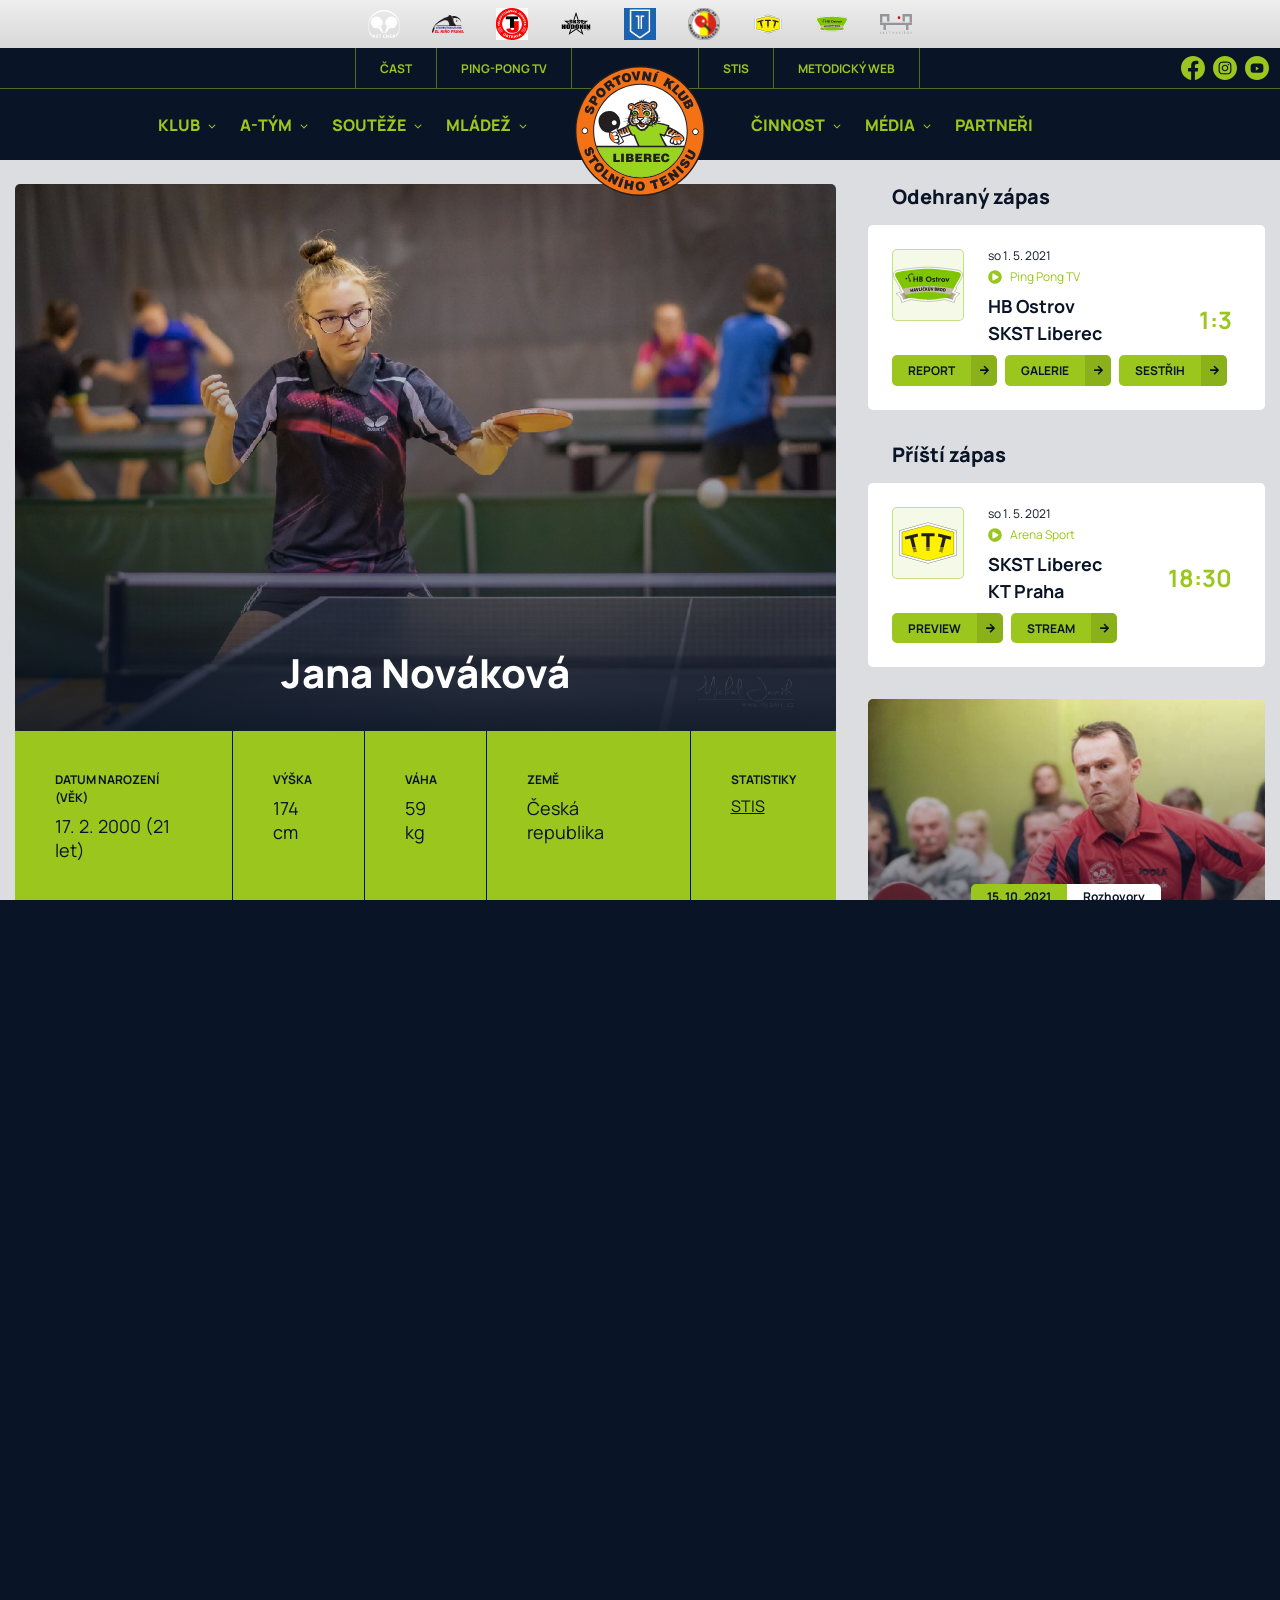
<file: app/hrac.html>
<!DOCTYPE html>
<html lang="en">

<head>
   <meta charset="UTF-8">
   <meta name="viewport" content="width=device-width, initial-scale=1.0">
   <meta http-equiv="X-UA-Compatible" content="ie=edge">
   <title>SKST Liberec</title>
   <link rel="preconnect" href="https://fonts.googleapis.com">
<link rel="preconnect" href="https://fonts.gstatic.com" crossorigin>
<link href="https://fonts.googleapis.com/css2?family=Manrope:wght@400;700;800&display=swap" rel="stylesheet">
   <link rel="stylesheet" href="css/libs.min.css">
   <link rel="stylesheet" href="css/style.min.css">
</head>

<body>
   <header class="header">
      <div class="header__top">
       <div class="container">
         <ul>
            <li>
               <a  href="https://kstcheb.cz">
                  <img  src="images/header/cheb.png" alt="">
               </a>
            </li>
            <li>
               <a href="http://www.elninopraha.cz/">
                  <img src="images/svg/einino.svg" alt="">
               </a>
            </li>
            <li>
               <a href="http://www.stolnitenis-ostrava.cz/">
                  <img src="images/header/ova.png" alt="">
               </a>
            </li>
            <li>
               <a href="https://kstcheb.cz">
                  <img src="images/header/hodonin.svg" alt="">
               </a>
            </li>
            <li>
               <a href="https://www.ttc-ostrava.cz/">
                  <img src="images/header/ostrava.png" alt="">
               </a>
            </li>
            <li>
               <a href="http://www.sokolhk2.cz/">
                  <img src="images/header/sokol.png" alt="">
               </a>
            </li>
           
            <li>
               <a href="http://www.ktpraha.cz/">
                  <img src="images/svg/pha.svg" alt="">
               </a>
            </li>
            <li>
               <a href="http://www.hbostrov.cz">
                  <img src="images/header/ostrov.svg" alt="">
               </a>
            </li>
            <li>
               <a href="https://www.sksthavirov.cz/">
                  <img src="images/header/havirov.svg" alt="">
               </a>
            </li>
         </ul>
       </div>
      </div>
      <div class="header__links">
         <div class="container">
         <div class="header__inner">
            <div class="header__links-col header__links--left">
               <a href="https://www.ping-pong.cz/">
                  ČAST
               </a>
               <a href="https://www.ping-pong.tv/">
                  PING-PONG TV
               </a>
            </div>
            <div class="header__links-col header__links--right">
               <a href="https://stis.ping-pong.cz/">
                  STIS
               </a>
               <a href="https://metodika.ping-pong.cz/#no">
                  METODICKÝ WEB
               </a>
            </div>
            <ul class="social">
               <li>
                  <a href="https://www.facebook.com/skstliberec">
                     <img src="images/svg/facebook.svg" alt="">
                  </a>
                 
                 
               </li>
               <li>
                  <a href="https://www.instagram.com/skstliberec/">
                     <img src="images/svg/instagram.svg" alt="">
                  </a>
               </li>
               <li>
                  <a href="https://www.youtube.com/user/skstliberec">
                     <img src="images/svg/youtube.svg" alt="">
                  </a>
               </li>
            </ul>
         </div>
         </div>
      </div>
      <nav class="navbar">
         <a class="logo-mob" href="index.html">
           <img src="images/svg/logo.svg" alt="" />
         </a>
         <div class="navbar__menu">
           <div class="navbar__menu-btn"></div>
         </div>
         <div class="navbar__inner">
           <ul class="nav nav--left">
             <li class="nav__item">
               <div class="nav__link">klub</div>
               <ul class="dropdown-menu">
                 <li class="dropdown-menu__list">
                   <a class="dropdown-menu__link" href="#">Historie a vize klubu</a>
                 </li>
                 <li class="dropdown-menu__list">
                   <a class="dropdown-menu__link" href="#">Kontakty</a>
                 </li>
                 <li class="dropdown-menu__list">
                   <a class="dropdown-menu__link" href="#">Největší úspěchy </a>
                 </li>
                 <li class="dropdown-menu__list">
                   <a class="dropdown-menu__link" href="#">Přeshraniční spolupráce</a>
                 </li>
               </ul>
             </li>
             <li class="nav__item">
               <div class="nav__link">A-tým</div>
               <ul class="dropdown-menu">
                 <li class="dropdown-menu__list">
                   <a class="dropdown-menu__link" href="#">Soupiska</a>
                 </li>
                 <li class="dropdown-menu__list">
                   <a class="dropdown-menu__link" href="#">Termínová listina</a>
                 </li>
                 <li class="dropdown-menu__list">
                   <a class="dropdown-menu__link" href="#">Tabulka extraligy</a>
                 </li>
                
               </ul>
             </li>
             <li class="nav__item">
               <div class="nav__link">Soutěže</div>
               <ul class="dropdown-menu">
                 <li class="dropdown-menu__list">
                   <a class="dropdown-menu__link" href="#">B-tým</a>
                 </li>
               </ul>
             </li>
             <li class="nav__item">
               <div class="nav__link">Mládež</div>
               <ul class="dropdown-menu">
                 <li class="dropdown-menu__list">
                   <a class="dropdown-menu__link" href="#">Informace</a>
                 </li>
                 <li class="dropdown-menu__list">
                   <a class="dropdown-menu__link" href="#">Nábor</a>
                 </li>
                 <li class="dropdown-menu__list">
                   <a class="dropdown-menu__link" href="#">Turnaje</a>
                 </li>
                 <li class="dropdown-menu__list">
                   <a class="dropdown-menu__link" href="#">Aktuality</a>
                 </li>
               </ul>
             </li>
           </ul>
           <a class="header__logo" href="index.html">
            <img src="images/svg/logo.svg" alt="" />
           </a>
           <ul class="nav nav--right">
             <li class="nav__item">
               <div class="nav__link">Činnost</div>
               <ul class="dropdown-menu">
                 <li class="dropdown-menu__list">
                   <a class="dropdown-menu__link" href="#">Haly</a>
                 </li>
                 <li class="dropdown-menu__list">
                   <a class="dropdown-menu__link" href="#">Vozíčkáři</a>
                 </li>
                 <li class="dropdown-menu__list">
                   <a class="dropdown-menu__link" href="#">Veřejnost</a>
                 </li>
                 <li class="dropdown-menu__list">
                  <a class="dropdown-menu__link" href="#">Pořádané akce</a>
                </li>
                <li class="dropdown-menu__list">
                  <a class="dropdown-menu__link" href="#">Úspěchy</a>
                </li>
                <li class="dropdown-menu__list">
                  <a class="dropdown-menu__link" href="#">Sport Centrum</a>
                </li>
               </ul>
             </li>
             <li class="nav__item">
               <div class="nav__link">Média</div>
               <ul class="dropdown-menu">
                 <li class="dropdown-menu__list">
                   <a class="dropdown-menu__link" href="#">Ke stažení</a>
                 </li>
                 <li class="dropdown-menu__list">
                   <a class="dropdown-menu__link" href="#">Odkazy</a>
                 </li>
                 <li class="dropdown-menu__list">
                  <a class="dropdown-menu__link" href="#">Fotogalerie</a>
                </li>
                <li class="dropdown-menu__list">
                  <a class="dropdown-menu__link" href="#">Facebook</a>
                </li>
                <li class="dropdown-menu__list">
                  <a class="dropdown-menu__link" href="#">Instagram</a>
                </li>
                <li class="dropdown-menu__list">
                  <a class="dropdown-menu__link" href="#">YouTube</a>
                </li>
                 <li class="dropdown-menu__list">
                   <a class="dropdown-menu__link" href="#">Ping-pong TV</a>
                 </li>
                 <li class="dropdown-menu__list">
                  <a class="dropdown-menu__link" href="#">Archiv článků</a>
                </li>
               </ul>
             </li>
             <li class="nav__item">
               <a href="partneri.html" class="nav__link">Partneři</a>
            
             </li>
           </ul>
           <div class="social-mob">
             <a href="https://www.facebook.com/skstliberec">
               <img src="images/svg/facebook.svg" alt="" />
             </a>
          
             <a href="https://www.instagram.com/skstliberec/">
               <img src="images/svg/instagram.svg" alt="" />
             </a>
             <a href="https://www.youtube.com/user/skstliberec">
               <img src="images/svg/youtube.svg" alt="" />
             </a>
           </div>
         </div>
       </nav>
   </header>
   
   <main class="main hrac-page">
      <div class="container">
         <div class="main__inner">
            <div class="main__content">
               <div class="topstory__article">
                  <div class="topstory__item">
                     <div class="topstory__img">
                        <img src="images/content/7.jpeg" alt="">
                     </div>
                    
                    <div class="topstory__info">
                        <h1>
                           Jana Nováková
                     </h1>
                     
                    </div>
                  </div>
               </div>
             <div class="hrac-page__info">
                <div class="hrac-page__info-col">
                  <span>
                     Datum narození (věk)
                  </span>
                  <p>17. 2. 2000 (21 let)</p>
                </div>
                <div class="hrac-page__info-col">
                  <span>
                     Výška
                  </span>
                  <p>
                     174 cm
                  </p>
                </div>
                <div class="hrac-page__info-col">
                   <span>Váha</span>
                  <p>
                     59 kg
                  </p>
                </div>
                <div class="hrac-page__info-col">
                   <span>Země</span>
                  <p>
                     Česká republika
                  </p>
                </div>
                <div class="hrac-page__info-col">
                   <span>Statistiky</span>
                   <a href="#">STIS</a>
                </div>
              
             </div>
               <div class="main__box">
                  <h2>Související články</h2>
                  <div class="hrac-page__clanek">
                     <span>12. 10. 2021</span>
                     <a href="article.html">
                        <p>
                           <b>Jana Nováková vyhlášena nejlepší hráčkou roku 2021</b>
                        </p>
                     </a>
                  </div>
                  <div class="hrac-page__clanek">
                     <span>12. 10. 2021</span>
                     <a href="article.html">
                        <p>
                           <b>Jana Nováková vyhlášena nejlepší hráčkou roku 2021</b>
                        </p>
                     </a>
                  </div>
                  <div class="hrac-page__clanek">
                     <span>12. 10. 2021</span>
                     <a href="article.html">
                        <p>
                           <b>Jana Nováková vyhlášena nejlepší hráčkou roku 2021</b>
                        </p>
                     </a>
                  </div>
                  <a class="link" href="clanky.html">Další články</a>
                
                 
                
               </div>
            
             
            </div>
            <aside class="aside">
               <h3>Odehraný zápas</h3>
               <div class="hp-zapasy__item">
                  <div class="hp-zapasy__logo">
                     <img src="images/header/ostrov.svg" alt="">
                  </div>
                  <div class="hp-zapasy__box">
                    
                     <div class="hp-zapasy__top">
                        <div class="hp-zapasy__date">so 1. 5. 2021</div>
                        <a href="#" class="hp-zapasy__tv">Ping Pong TV</a>
                    </div>
                     <div class="hp-zapasy__info">
                        <a href="zapas.html" class="hp-zapasy__teams">
                           <span>HB Ostrov</span>
                           <span>SKST Liberec</span>
                        </a>
                        <div class="hp-zapasy__number">
                           1:3
                        </div>
                     </div>
                    
                  </div>
                  <div class="hp-zapasy__bottom">
                     <a  class="link" href="#">Report</a>
                     <a class="link"  href="#">Galerie</a>
                     <a class="link"  href="#">Sestřih</a>
                  </div>
               </div>
               <h3>Příští zápas</h3>
               <div class="hp-zapasy__item">
                  <div class="hp-zapasy__logo">
                     <img src="images/svg/pha.svg" alt="">
                  </div>
                  <div class="hp-zapasy__box">
                    
                     <div class="hp-zapasy__top">
                        <div class="hp-zapasy__date">so 1. 5. 2021</div>
                        <a href="#" class="hp-zapasy__tv">Arena Sport</a>
                    </div>
                     <div class="hp-zapasy__info">
                        <a href="zapas.html" class="hp-zapasy__teams">
                           <span>SKST Liberec</span>
                           <span>KT Praha</span>
                        </a>
                        <div class="hp-zapasy__number">
                           18:30
                        </div>
                     </div>
                   
                  </div>
                  <div class="hp-zapasy__bottom">
                     <a  class="link" href="#">Preview</a>
                     <a class="link"  href="#">Stream</a>
                  </div>
               </div>
               <div class="topstory__article">
                  <a class="topstory__item" href="article.html">
                     <div class="topstory__img">
                        <img src="images/content/4.jpeg" alt="">
                     </div>
                    
                    <div class="topstory__info"> 
                     <div class="topstory__category">
                        <span class="date">15. 10. 2021</span>
                        <span class="tag">
                         Rozhovory
                        </span>
                     </div>
                       <h3>
                        Trenér vs. hráči. Kdo má v národním týmu větší ránu?
                     </h3>
                    
                    </div>
                  </a>
               </div>
               <div class="topstory__article">
                  <a class="topstory__item" href="article.html">
                     <div class="topstory__img">
                        <img src="images/content/5.jpeg" alt="">
                     </div>
                    
                    <div class="topstory__info"> 
                     <div class="topstory__category">
                        <span class="date">15. 10. 2021</span>
                        <span class="tag">
                         Rozhovory
                        </span>
                     </div>
                       <h3>
                        Debutant Peterka, exopavský Uvira či jediný krajánek. Němci vyzvou Čechy
                     </h3>
                    
                    </div>
                  </a>
               </div>
            </aside>
         </div>
      </div>
   </main>


   <div class="partners">
      <div class="container">
         <div class="partners__inner">
            <div class="partners__item">
               <a href="#">
                  <img src="images/partners/1.png" alt="">
               </a>
            </div>
            <div class="partners__item">
               <a href="#">
                  <img src="images/partners/2.png" alt="">
               </a>
            </div>
            <div class="partners__item">
               <a href="#">
                  <img src="images/partners/1.png" alt="">
               </a>
            </div>
            <div class="partners__item">
               <a href="#">
                  <img src="images/partners/3.jpeg" alt="">
               </a>
            </div>
            <div class="partners__item">
               <a href="#">
                  <img src="images/partners/1.png" alt="">
               </a>
            </div>
            <div class="partners__item">
               <a href="#">
                  <img src="images/partners/4.jpeg" alt="">
               </a>
            </div>
         </div>
      </div>
   </div>
   

   <footer class="footer">
      <div class="copyright">
         © SKST Liberec, 2021. Všechna práva vyhrazena
      </div>
      <div>Vyrobeno v 
         <a href="https://esportsmedia.cz/">eSports.cz</a>
      </div>
   </footer>



   <script src="https://ajax.googleapis.com/ajax/libs/jquery/3.4.1/jquery.min.js"></script>
   <script src="js/light-gallery.js"></script>
   <script src="js/libs.min.js"></script>
   <script src="js/main.js"></script>
</body>

</html>
</file>
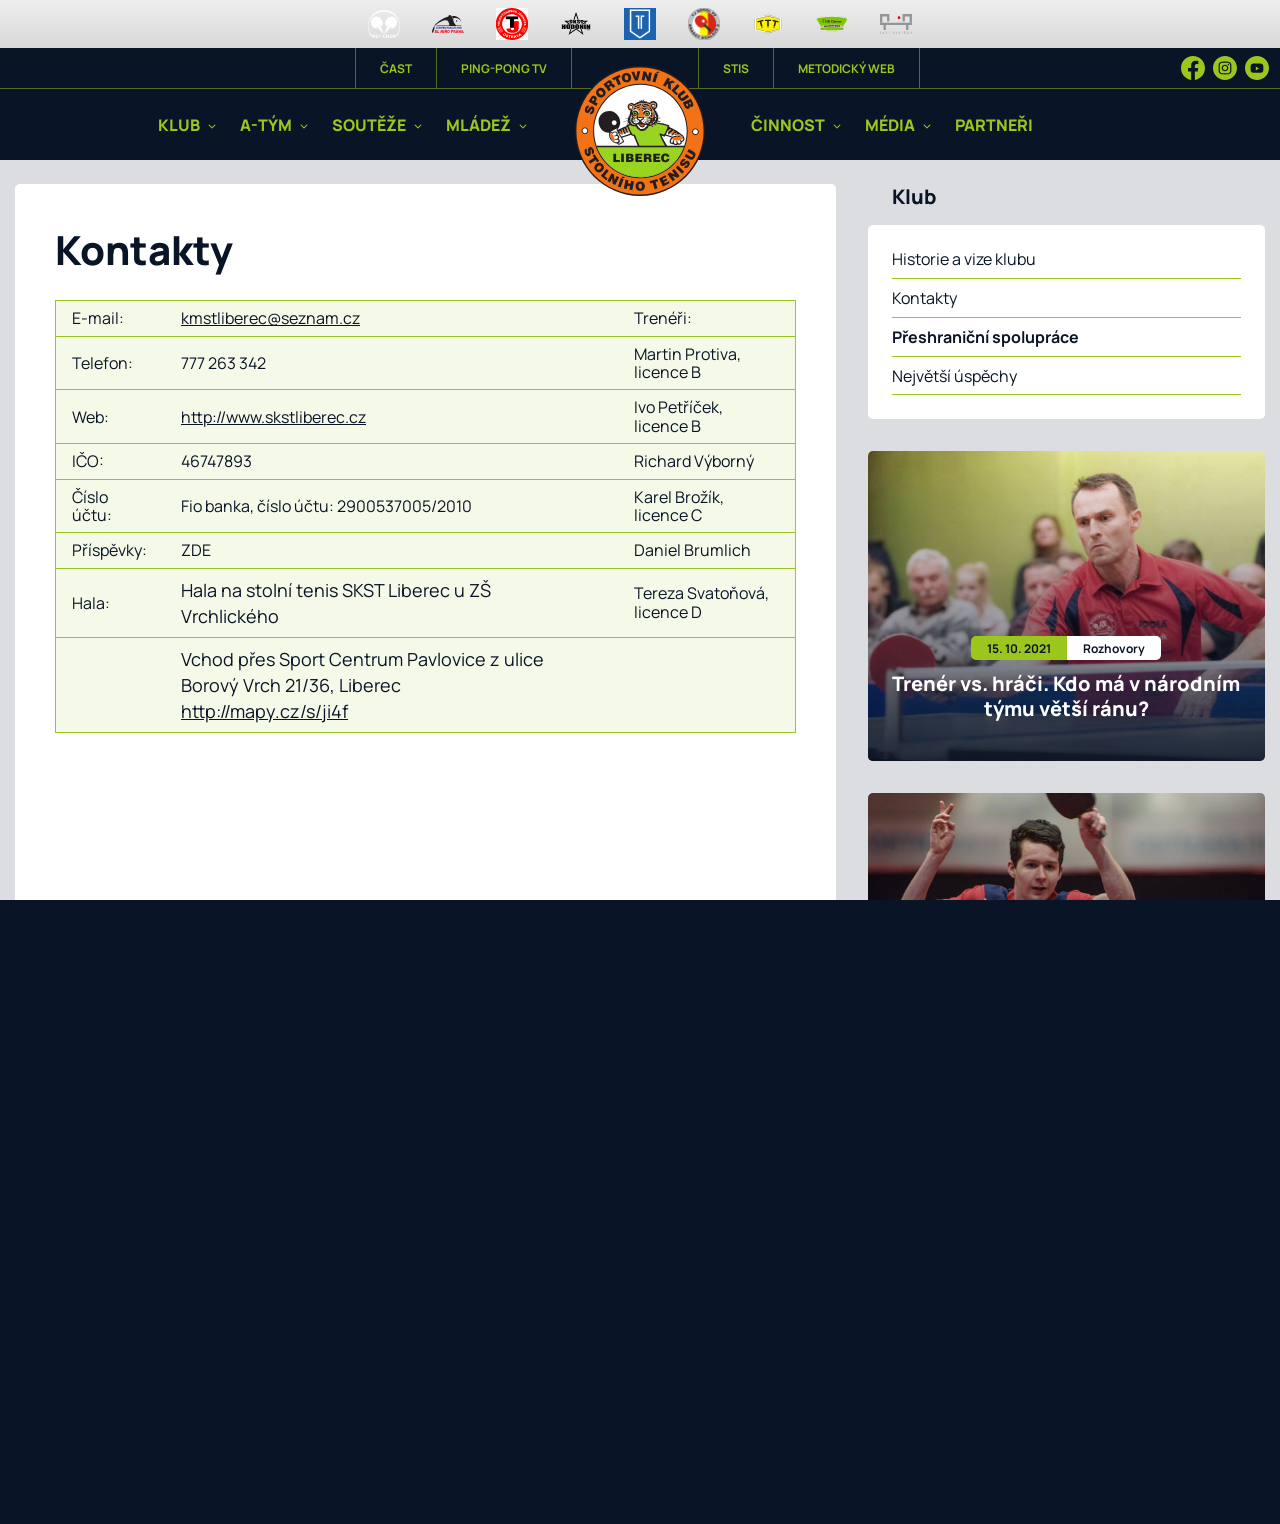
<file: app/kontakty.html>
<!DOCTYPE html>
<html lang="cs">
   <head>
      <meta charset="UTF-8">
      <meta name="viewport" content="width=device-width, initial-scale=1.0">
      <meta http-equiv="X-UA-Compatible" content="ie=edge">
      <title>SKST Liberec</title>
      <link rel="preconnect" href="https://fonts.googleapis.com">
   <link rel="preconnect" href="https://fonts.gstatic.com" crossorigin>
   <link href="https://fonts.googleapis.com/css2?family=Manrope:wght@400;700;800&display=swap" rel="stylesheet">
      <link rel="stylesheet" href="css/libs.min.css">
      <link rel="stylesheet" href="css/style.min.css">
   </head>
	<body>

<!-- Cover -->
<script async>
    $( document ).ready(function() {
        $('#coverModal').modal('show');
    });
</script>
<header class="header">
   <div class="header__top">
    <div class="container">
      <ul>
         <li>
            <a  href="https://kstcheb.cz">
               <img  src="images/header/cheb.png" alt="">
            </a>
         </li>
         <li>
            <a href="http://www.elninopraha.cz/">
               <img src="images/svg/einino.svg" alt="">
            </a>
         </li>
         <li>
            <a href="http://www.stolnitenis-ostrava.cz/">
               <img src="images/header/ova.png" alt="">
            </a>
         </li>
         <li>
            <a href="https://kstcheb.cz">
               <img src="images/header/hodonin.svg" alt="">
            </a>
         </li>
         <li>
            <a href="https://www.ttc-ostrava.cz/">
               <img src="images/header/ostrava.png" alt="">
            </a>
         </li>
         <li>
            <a href="http://www.sokolhk2.cz/">
               <img src="images/header/sokol.png" alt="">
            </a>
         </li>
        
         <li>
            <a href="http://www.ktpraha.cz/">
               <img src="images/svg/pha.svg" alt="">
            </a>
         </li>
         <li>
            <a href="http://www.hbostrov.cz">
               <img src="images/header/ostrov.svg" alt="">
            </a>
         </li>
         <li>
            <a href="https://www.sksthavirov.cz/">
               <img src="images/header/havirov.svg" alt="">
            </a>
         </li>
      </ul>
    </div>
   </div>
   <div class="header__links">
      <div class="container">
      <div class="header__inner">
         <div class="header__links-col header__links--left">
            <a href="https://www.ping-pong.cz/">
               ČAST
            </a>
            <a href="https://www.ping-pong.tv/">
               PING-PONG TV
            </a>
         </div>
         <div class="header__links-col header__links--right">
            <a href="https://stis.ping-pong.cz/">
               STIS
            </a>
            <a href="https://metodika.ping-pong.cz/#no">
               METODICKÝ WEB
            </a>
         </div>
         <ul class="social">
            <li>
               <a href="https://www.facebook.com/skstliberec">
                  <img src="images/svg/facebook.svg" alt="">
               </a>
              
              
            </li>
            <li>
               <a href="https://www.instagram.com/skstliberec/">
                  <img src="images/svg/instagram.svg" alt="">
               </a>
            </li>
            <li>
               <a href="https://www.youtube.com/user/skstliberec">
                  <img src="images/svg/youtube.svg" alt="">
               </a>
            </li>
         </ul>
      </div>
      </div>
   </div>
   <nav class="navbar">
      <a class="logo-mob" href="index.html">
        <img src="images/svg/logo.svg" alt="" />
      </a>
      <div class="navbar__menu">
        <div class="navbar__menu-btn"></div>
      </div>
      <div class="navbar__inner">
        <ul class="nav nav--left">
          <li class="nav__item">
            <div class="nav__link">klub</div>
            <ul class="dropdown-menu">
              <li class="dropdown-menu__list">
                <a class="dropdown-menu__link" href="#">Historie a vize klubu</a>
              </li>
              <li class="dropdown-menu__list">
                <a class="dropdown-menu__link" href="#">Kontakty</a>
              </li>
              <li class="dropdown-menu__list">
                <a class="dropdown-menu__link" href="#">Největší úspěchy </a>
              </li>
              <li class="dropdown-menu__list">
                <a class="dropdown-menu__link" href="#">Přeshraniční spolupráce</a>
              </li>
            </ul>
          </li>
          <li class="nav__item">
            <div class="nav__link">A-tým</div>
            <ul class="dropdown-menu">
              <li class="dropdown-menu__list">
                <a class="dropdown-menu__link" href="#">Soupiska</a>
              </li>
              <li class="dropdown-menu__list">
                <a class="dropdown-menu__link" href="#">Termínová listina</a>
              </li>
              <li class="dropdown-menu__list">
                <a class="dropdown-menu__link" href="#">Tabulka extraligy</a>
              </li>
             
            </ul>
          </li>
          <li class="nav__item">
            <div class="nav__link">Soutěže</div>
            <ul class="dropdown-menu">
              <li class="dropdown-menu__list">
                <a class="dropdown-menu__link" href="#">B-tým</a>
              </li>
            </ul>
          </li>
          <li class="nav__item">
            <div class="nav__link">Mládež</div>
            <ul class="dropdown-menu">
              <li class="dropdown-menu__list">
                <a class="dropdown-menu__link" href="#">Informace</a>
              </li>
              <li class="dropdown-menu__list">
                <a class="dropdown-menu__link" href="#">Nábor</a>
              </li>
              <li class="dropdown-menu__list">
                <a class="dropdown-menu__link" href="#">Turnaje</a>
              </li>
              <li class="dropdown-menu__list">
                <a class="dropdown-menu__link" href="#">Aktuality</a>
              </li>
            </ul>
          </li>
        </ul>
        <a class="header__logo" href="index.html">
         <img src="images/svg/logo.svg" alt="" />
        </a>
        <ul class="nav nav--right">
          <li class="nav__item">
            <div class="nav__link">Činnost</div>
            <ul class="dropdown-menu">
              <li class="dropdown-menu__list">
                <a class="dropdown-menu__link" href="#">Haly</a>
              </li>
              <li class="dropdown-menu__list">
                <a class="dropdown-menu__link" href="#">Vozíčkáři</a>
              </li>
              <li class="dropdown-menu__list">
                <a class="dropdown-menu__link" href="#">Veřejnost</a>
              </li>
              <li class="dropdown-menu__list">
               <a class="dropdown-menu__link" href="#">Pořádané akce</a>
             </li>
             <li class="dropdown-menu__list">
               <a class="dropdown-menu__link" href="#">Úspěchy</a>
             </li>
             <li class="dropdown-menu__list">
               <a class="dropdown-menu__link" href="#">Sport Centrum</a>
             </li>
            </ul>
          </li>
          <li class="nav__item">
            <div class="nav__link">Média</div>
            <ul class="dropdown-menu">
              <li class="dropdown-menu__list">
                <a class="dropdown-menu__link" href="#">Ke stažení</a>
              </li>
              <li class="dropdown-menu__list">
                <a class="dropdown-menu__link" href="#">Odkazy</a>
              </li>
              <li class="dropdown-menu__list">
               <a class="dropdown-menu__link" href="#">Fotogalerie</a>
             </li>
             <li class="dropdown-menu__list">
               <a class="dropdown-menu__link" href="#">Facebook</a>
             </li>
             <li class="dropdown-menu__list">
               <a class="dropdown-menu__link" href="#">Instagram</a>
             </li>
             <li class="dropdown-menu__list">
               <a class="dropdown-menu__link" href="#">YouTube</a>
             </li>
              <li class="dropdown-menu__list">
                <a class="dropdown-menu__link" href="#">Ping-pong TV</a>
              </li>
              <li class="dropdown-menu__list">
               <a class="dropdown-menu__link" href="#">Archiv článků</a>
             </li>
            </ul>
          </li>
          <li class="nav__item">
            <a href="partneri.html" class="nav__link">Partneři</a>
         
          </li>
        </ul>
        <div class="social-mob">
          <a href="https://www.facebook.com/skstliberec">
            <img src="images/svg/facebook.svg" alt="" />
          </a>
       
          <a href="https://www.instagram.com/skstliberec/">
            <img src="images/svg/instagram.svg" alt="" />
          </a>
          <a href="https://www.youtube.com/user/skstliberec">
            <img src="images/svg/youtube.svg" alt="" />
          </a>
        </div>
      </div>
    </nav>
</header>



		<main class="main typo">

			
  <div class="container">
     <div class="main__inner">
        <div class="main__content">
           <div class="main__box">
              <h1>Kontakty</h1>
           <div class="table-scroll">
            <table><tbody><tr><td>E-mail:</td><td><a href="mailto:kmstliberec@seznam.cz">kmstliberec@seznam.cz</a> </td><td> </td><td>Trenéři:</td></tr><tr><td>Telefon:</td><td>777 263 342</td><td> </td><td>Martin Protiva, licence B</td></tr><tr><td>Web:</td><td><a target="_top" href="http://kmst.stolni-tenis.webtra.cz/">http://www.skstliberec.cz</a></td><td> </td><td>Ivo Petříček, licence B</td></tr><tr><td>IČO:</td><td>46747893</td><td> </td><td>Richard Výborný</td></tr><tr><td>Číslo účtu:</td><td>Fio banka, číslo účtu: 2900537005/2010</td><td> </td><td>Karel Brožík, licence C</td></tr><tr><td>Příspěvky:</td><td>ZDE</td><td> </td><td>Daniel Brumlich</td></tr><tr><td>Hala:</td><td><div><p>Hala na stolní tenis SKST Liberec u ZŠ Vrchlického</p></div></td><td> </td><td>Tereza Svatoňová, licence D</td></tr><tr><td> </td><td><div><p>Vchod přes Sport Centrum Pavlovice z ulice Borový Vrch 21/36, Liberec</p></div><div><p><a target="_blank" href="http://mapy.cz/s/ji4f">http://mapy.cz/s/ji4f</a></p></div></td></tr></tbody></table>
           </div>
           </div>
        </div>
        <aside class="aside">
         <h3>Klub</h3>
         <div class="aside__menu">
            <ul>
               <li>
                  <a href="#">Historie a vize klubu</a>
               </li>
               <li>
                  <a href="#">Kontakty</a>
               </li>
               <li>
                  <a class="active" href="#">Přeshraniční spolupráce</a>
               </li>
               <li>
                  <a href="#">Největší úspěchy</a>
               </li>
            </ul>
         </div>
         <div class="topstory__article">
            <a class="topstory__item" href="article.html">
               <div class="topstory__img">
                  <img src="images/content/4.jpeg" alt="">
               </div>
              
              <div class="topstory__info"> 
               <div class="topstory__category">
                  <span class="date">15. 10. 2021</span>
                  <span class="tag">
                   Rozhovory
                  </span>
               </div>
                 <h3>
                  Trenér vs. hráči. Kdo má v národním týmu větší ránu?
               </h3>
              
              </div>
            </a>
         </div>
         <div class="topstory__article">
            <a class="topstory__item" href="article.html">
               <div class="topstory__img">
                  <img src="images/content/5.jpeg" alt="">
               </div>
              
              <div class="topstory__info"> 
               <div class="topstory__category">
                  <span class="date">15. 10. 2021</span>
                  <span class="tag">
                   Rozhovory
                  </span>
               </div>
                 <h3>
                  Debutant Peterka, exopavský Uvira či jediný krajánek. Němci vyzvou Čechy
               </h3>
              
              </div>
            </a>
         </div>
      </aside>
     </div>
  </div>



		</main>


      <div class="partners">
         <div class="container">
            <div class="partners__inner">
               <div class="partners__item">
                  <a href="#">
                     <img src="images/partners/1.png" alt="">
                  </a>
               </div>
               <div class="partners__item">
                  <a href="#">
                     <img src="images/partners/2.png" alt="">
                  </a>
               </div>
               <div class="partners__item">
                  <a href="#">
                     <img src="images/partners/1.png" alt="">
                  </a>
               </div>
               <div class="partners__item">
                  <a href="#">
                     <img src="images/partners/3.jpeg" alt="">
                  </a>
               </div>
               <div class="partners__item">
                  <a href="#">
                     <img src="images/partners/1.png" alt="">
                  </a>
               </div>
               <div class="partners__item">
                  <a href="#">
                     <img src="images/partners/4.jpeg" alt="">
                  </a>
               </div>
            </div>
         </div>
      </div>
      
   
      <footer class="footer">
         <div class="copyright">
            © SKST Liberec, 2021. Všechna práva vyhrazena
         </div>
         <div>Vyrobeno v 
            <a href="https://esportsmedia.cz/">eSports.cz</a>
         </div>
      </footer>
   
   
   
      <script src="https://ajax.googleapis.com/ajax/libs/jquery/3.4.1/jquery.min.js"></script>
      <script src="js/light-gallery.js"></script>
      <script src="js/libs.min.js"></script>
      <script src="js/main.js"></script>
   </body>
   
   </html>
</file>
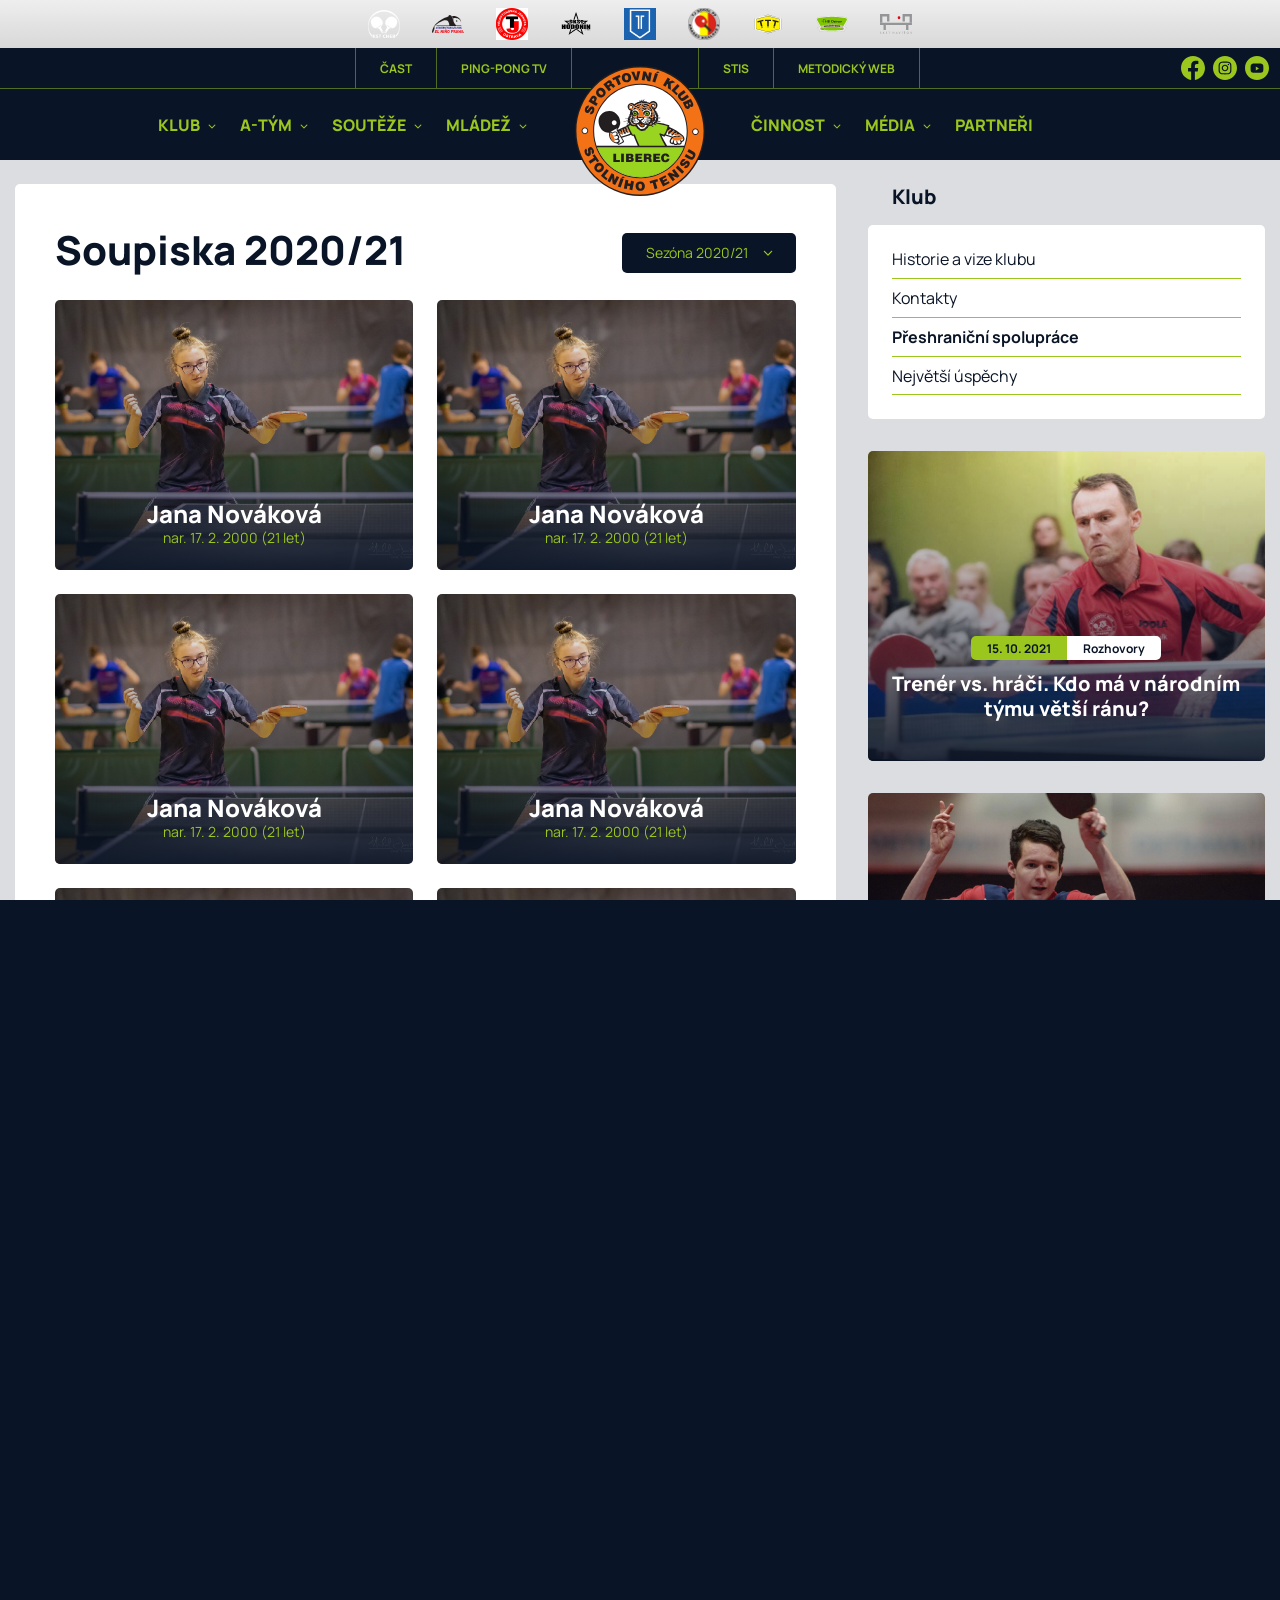
<file: app/soupiska.html>
<!DOCTYPE html>
<html lang="en">

<head>
   <meta charset="UTF-8">
   <meta name="viewport" content="width=device-width, initial-scale=1.0">
   <meta http-equiv="X-UA-Compatible" content="ie=edge">
   <title>SKST Liberec</title>
   <link rel="preconnect" href="https://fonts.googleapis.com">
<link rel="preconnect" href="https://fonts.gstatic.com" crossorigin>
<link href="https://fonts.googleapis.com/css2?family=Manrope:wght@400;700;800&display=swap" rel="stylesheet">
   <link rel="stylesheet" href="css/libs.min.css">
   <link rel="stylesheet" href="css/style.min.css">
</head>

<body>
   <header class="header">
      <div class="header__top">
       <div class="container">
         <ul>
            <li>
               <a  href="https://kstcheb.cz">
                  <img  src="images/header/cheb.png" alt="">
               </a>
            </li>
            <li>
               <a href="http://www.elninopraha.cz/">
                  <img src="images/svg/einino.svg" alt="">
               </a>
            </li>
            <li>
               <a href="http://www.stolnitenis-ostrava.cz/">
                  <img src="images/header/ova.png" alt="">
               </a>
            </li>
            <li>
               <a href="https://kstcheb.cz">
                  <img src="images/header/hodonin.svg" alt="">
               </a>
            </li>
            <li>
               <a href="https://www.ttc-ostrava.cz/">
                  <img src="images/header/ostrava.png" alt="">
               </a>
            </li>
            <li>
               <a href="http://www.sokolhk2.cz/">
                  <img src="images/header/sokol.png" alt="">
               </a>
            </li>
           
            <li>
               <a href="http://www.ktpraha.cz/">
                  <img src="images/svg/pha.svg" alt="">
               </a>
            </li>
            <li>
               <a href="http://www.hbostrov.cz">
                  <img src="images/header/ostrov.svg" alt="">
               </a>
            </li>
            <li>
               <a href="https://www.sksthavirov.cz/">
                  <img src="images/header/havirov.svg" alt="">
               </a>
            </li>
         </ul>
       </div>
      </div>
      <div class="header__links">
         <div class="container">
         <div class="header__inner">
            <div class="header__links-col header__links--left">
               <a href="https://www.ping-pong.cz/">
                  ČAST
               </a>
               <a href="https://www.ping-pong.tv/">
                  PING-PONG TV
               </a>
            </div>
            <div class="header__links-col header__links--right">
               <a href="https://stis.ping-pong.cz/">
                  STIS
               </a>
               <a href="https://metodika.ping-pong.cz/#no">
                  METODICKÝ WEB
               </a>
            </div>
            <ul class="social">
               <li>
                  <a href="https://www.facebook.com/skstliberec">
                     <img src="images/svg/facebook.svg" alt="">
                  </a>
                 
                 
               </li>
               <li>
                  <a href="https://www.instagram.com/skstliberec/">
                     <img src="images/svg/instagram.svg" alt="">
                  </a>
               </li>
               <li>
                  <a href="https://www.youtube.com/user/skstliberec">
                     <img src="images/svg/youtube.svg" alt="">
                  </a>
               </li>
            </ul>
         </div>
         </div>
      </div>
      <nav class="navbar">
         <a class="logo-mob" href="index.html">
           <img src="images/svg/logo.svg" alt="" />
         </a>
         <div class="navbar__menu">
           <div class="navbar__menu-btn"></div>
         </div>
         <div class="navbar__inner">
           <ul class="nav nav--left">
             <li class="nav__item">
               <div class="nav__link">klub</div>
               <ul class="dropdown-menu">
                 <li class="dropdown-menu__list">
                   <a class="dropdown-menu__link" href="#">Historie a vize klubu</a>
                 </li>
                 <li class="dropdown-menu__list">
                   <a class="dropdown-menu__link" href="#">Kontakty</a>
                 </li>
                 <li class="dropdown-menu__list">
                   <a class="dropdown-menu__link" href="#">Největší úspěchy </a>
                 </li>
                 <li class="dropdown-menu__list">
                   <a class="dropdown-menu__link" href="#">Přeshraniční spolupráce</a>
                 </li>
               </ul>
             </li>
             <li class="nav__item">
               <div class="nav__link">A-tým</div>
               <ul class="dropdown-menu">
                 <li class="dropdown-menu__list">
                   <a class="dropdown-menu__link" href="#">Soupiska</a>
                 </li>
                 <li class="dropdown-menu__list">
                   <a class="dropdown-menu__link" href="#">Termínová listina</a>
                 </li>
                 <li class="dropdown-menu__list">
                   <a class="dropdown-menu__link" href="#">Tabulka extraligy</a>
                 </li>
                
               </ul>
             </li>
             <li class="nav__item">
               <div class="nav__link">Soutěže</div>
               <ul class="dropdown-menu">
                 <li class="dropdown-menu__list">
                   <a class="dropdown-menu__link" href="#">B-tým</a>
                 </li>
               </ul>
             </li>
             <li class="nav__item">
               <div class="nav__link">Mládež</div>
               <ul class="dropdown-menu">
                 <li class="dropdown-menu__list">
                   <a class="dropdown-menu__link" href="#">Informace</a>
                 </li>
                 <li class="dropdown-menu__list">
                   <a class="dropdown-menu__link" href="#">Nábor</a>
                 </li>
                 <li class="dropdown-menu__list">
                   <a class="dropdown-menu__link" href="#">Turnaje</a>
                 </li>
                 <li class="dropdown-menu__list">
                   <a class="dropdown-menu__link" href="#">Aktuality</a>
                 </li>
               </ul>
             </li>
           </ul>
           <a class="header__logo" href="index.html">
            <img src="images/svg/logo.svg" alt="" />
           </a>
           <ul class="nav nav--right">
             <li class="nav__item">
               <div class="nav__link">Činnost</div>
               <ul class="dropdown-menu">
                 <li class="dropdown-menu__list">
                   <a class="dropdown-menu__link" href="#">Haly</a>
                 </li>
                 <li class="dropdown-menu__list">
                   <a class="dropdown-menu__link" href="#">Vozíčkáři</a>
                 </li>
                 <li class="dropdown-menu__list">
                   <a class="dropdown-menu__link" href="#">Veřejnost</a>
                 </li>
                 <li class="dropdown-menu__list">
                  <a class="dropdown-menu__link" href="#">Pořádané akce</a>
                </li>
                <li class="dropdown-menu__list">
                  <a class="dropdown-menu__link" href="#">Úspěchy</a>
                </li>
                <li class="dropdown-menu__list">
                  <a class="dropdown-menu__link" href="#">Sport Centrum</a>
                </li>
               </ul>
             </li>
             <li class="nav__item">
               <div class="nav__link">Média</div>
               <ul class="dropdown-menu">
                 <li class="dropdown-menu__list">
                   <a class="dropdown-menu__link" href="#">Ke stažení</a>
                 </li>
                 <li class="dropdown-menu__list">
                   <a class="dropdown-menu__link" href="#">Odkazy</a>
                 </li>
                 <li class="dropdown-menu__list">
                  <a class="dropdown-menu__link" href="#">Fotogalerie</a>
                </li>
                <li class="dropdown-menu__list">
                  <a class="dropdown-menu__link" href="#">Facebook</a>
                </li>
                <li class="dropdown-menu__list">
                  <a class="dropdown-menu__link" href="#">Instagram</a>
                </li>
                <li class="dropdown-menu__list">
                  <a class="dropdown-menu__link" href="#">YouTube</a>
                </li>
                 <li class="dropdown-menu__list">
                   <a class="dropdown-menu__link" href="#">Ping-pong TV</a>
                 </li>
                 <li class="dropdown-menu__list">
                  <a class="dropdown-menu__link" href="#">Archiv článků</a>
                </li>
               </ul>
             </li>
             <li class="nav__item">
               <a href="partneri.html" class="nav__link">Partneři</a>
            
             </li>
           </ul>
           <div class="social-mob">
             <a href="https://www.facebook.com/skstliberec">
               <img src="images/svg/facebook.svg" alt="" />
             </a>
          
             <a href="https://www.instagram.com/skstliberec/">
               <img src="images/svg/instagram.svg" alt="" />
             </a>
             <a href="https://www.youtube.com/user/skstliberec">
               <img src="images/svg/youtube.svg" alt="" />
             </a>
           </div>
         </div>
       </nav>
   </header>
   
   <main class="main soupiska">
      <div class="container">
         <div class="main__inner">
            <div class="main__content">
               <div class="main__box">
                  <div class="main__top">
                     <h1>
                        Soupiska 2020/21 
                     </h1>
                     <form class="form" method="GET">
                        <select class="select__redirect" name="sezona" id="sezona">
                           <option>Sezóna 2020/21</option>
                        <option value="">2020/2021 2020/2021 2020/2021</option>
                        <option value="">2019/2020</option>
                        <option value="">2018/2019</option>
                        <option value="">2017/2018</option>
                        </select>
                        
                     </form>
                  </div>
                 <div class="soupiska__inner">
                    <div class="soupiska__item">
                       <a class="soupiska__link" href="hrac.html">
                          <div class="soupiska__img">
                             <img src="images/content/7.jpeg" alt="">
                          </div>
                          <div class="soupiska__info">
                             <h2>Jana Nováková</h2>
                             <span>nar. 17. 2. 2000 (21 let)</span>
                          </div>
                       </a>
                    </div>
                    <div class="soupiska__item">
                     <a class="soupiska__link" href="hrac.html">
                        <div class="soupiska__img">
                           <img src="images/content/7.jpeg" alt="">
                        </div>
                        <div class="soupiska__info">
                           <h2>Jana Nováková</h2>
                           <span>nar. 17. 2. 2000 (21 let)</span>
                        </div>
                     </a>
                  </div>
                  <div class="soupiska__item">
                     <a class="soupiska__link" href="hrac.html">
                        <div class="soupiska__img">
                           <img src="images/content/7.jpeg" alt="">
                        </div>
                        <div class="soupiska__info">
                           <h2>Jana Nováková</h2>
                           <span>nar. 17. 2. 2000 (21 let)</span>
                        </div>
                     </a>
                  </div>
                  <div class="soupiska__item">
                     <a class="soupiska__link" href="hrac.html">
                        <div class="soupiska__img">
                           <img src="images/content/7.jpeg" alt="">
                        </div>
                        <div class="soupiska__info">
                           <h2>Jana Nováková</h2>
                           <span>nar. 17. 2. 2000 (21 let)</span>
                        </div>
                     </a>
                  </div>
                  <div class="soupiska__item">
                     <a class="soupiska__link" href="hrac.html">
                        <div class="soupiska__img">
                           <img src="images/content/7.jpeg" alt="">
                        </div>
                        <div class="soupiska__info">
                           <h2>Jana Nováková</h2>
                           <span>nar. 17. 2. 2000 (21 let)</span>
                        </div>
                     </a>
                  </div>
                  <div class="soupiska__item">
                     <a class="soupiska__link" href="hrac.html">
                        <div class="soupiska__img">
                           <img src="images/content/7.jpeg" alt="">
                        </div>
                        <div class="soupiska__info">
                           <h2>Jana Nováková</h2>
                           <span>nar. 17. 2. 2000 (21 let)</span>
                        </div>
                     </a>
                  </div>
                  <div class="soupiska__item">
                     <a class="soupiska__link" href="hrac.html">
                        <div class="soupiska__img">
                           <img src="images/content/7.jpeg" alt="">
                        </div>
                        <div class="soupiska__info">
                           <h2>Jana Nováková</h2>
                           <span>nar. 17. 2. 2000 (21 let)</span>
                        </div>
                     </a>
                  </div>
                 </div>
               </div>
           
            </div>
            <aside class="aside">
               <h3>Klub</h3>
               <div class="aside__menu">
                  <ul>
                     <li>
                        <a href="#">Historie a vize klubu</a>
                     </li>
                     <li>
                        <a href="#">Kontakty</a>
                     </li>
                     <li>
                        <a class="active" href="#">Přeshraniční spolupráce</a>
                     </li>
                     <li>
                        <a href="#">Největší úspěchy</a>
                     </li>
                  </ul>
               </div>
               <div class="topstory__article">
                  <a class="topstory__item" href="article.html">
                     <div class="topstory__img">
                        <img src="images/content/4.jpeg" alt="">
                     </div>
                    
                    <div class="topstory__info"> 
                     <div class="topstory__category">
                        <span class="date">15. 10. 2021</span>
                        <span class="tag">
                         Rozhovory
                        </span>
                     </div>
                       <h3>
                        Trenér vs. hráči. Kdo má v národním týmu větší ránu?
                     </h3>
                    
                    </div>
                  </a>
               </div>
               <div class="topstory__article">
                  <a class="topstory__item" href="article.html">
                     <div class="topstory__img">
                        <img src="images/content/5.jpeg" alt="">
                     </div>
                    
                    <div class="topstory__info"> 
                     <div class="topstory__category">
                        <span class="date">15. 10. 2021</span>
                        <span class="tag">
                         Rozhovory
                        </span>
                     </div>
                       <h3>
                        Debutant Peterka, exopavský Uvira či jediný krajánek. Němci vyzvou Čechy
                     </h3>
                    
                    </div>
                  </a>
               </div>
            </aside>
         </div>
      </div>
   </main>


   <div class="partners">
      <div class="container">
         <div class="partners__inner">
            <div class="partners__item">
               <a href="#">
                  <img src="images/partners/1.png" alt="">
               </a>
            </div>
            <div class="partners__item">
               <a href="#">
                  <img src="images/partners/2.png" alt="">
               </a>
            </div>
            <div class="partners__item">
               <a href="#">
                  <img src="images/partners/1.png" alt="">
               </a>
            </div>
            <div class="partners__item">
               <a href="#">
                  <img src="images/partners/3.jpeg" alt="">
               </a>
            </div>
            <div class="partners__item">
               <a href="#">
                  <img src="images/partners/1.png" alt="">
               </a>
            </div>
            <div class="partners__item">
               <a href="#">
                  <img src="images/partners/4.jpeg" alt="">
               </a>
            </div>
         </div>
      </div>
   </div>
   

   <footer class="footer">
      <div class="copyright">
         © SKST Liberec, 2021. Všechna práva vyhrazena
      </div>
      <div>Vyrobeno v 
         <a href="https://esportsmedia.cz/">eSports.cz</a>
      </div>
   </footer>



   <script src="https://ajax.googleapis.com/ajax/libs/jquery/3.4.1/jquery.min.js"></script>
   <script src="js/light-gallery.js"></script>
   <script src="js/libs.min.js"></script>
   <script src="js/main.js"></script>
</body>

</html>
</file>
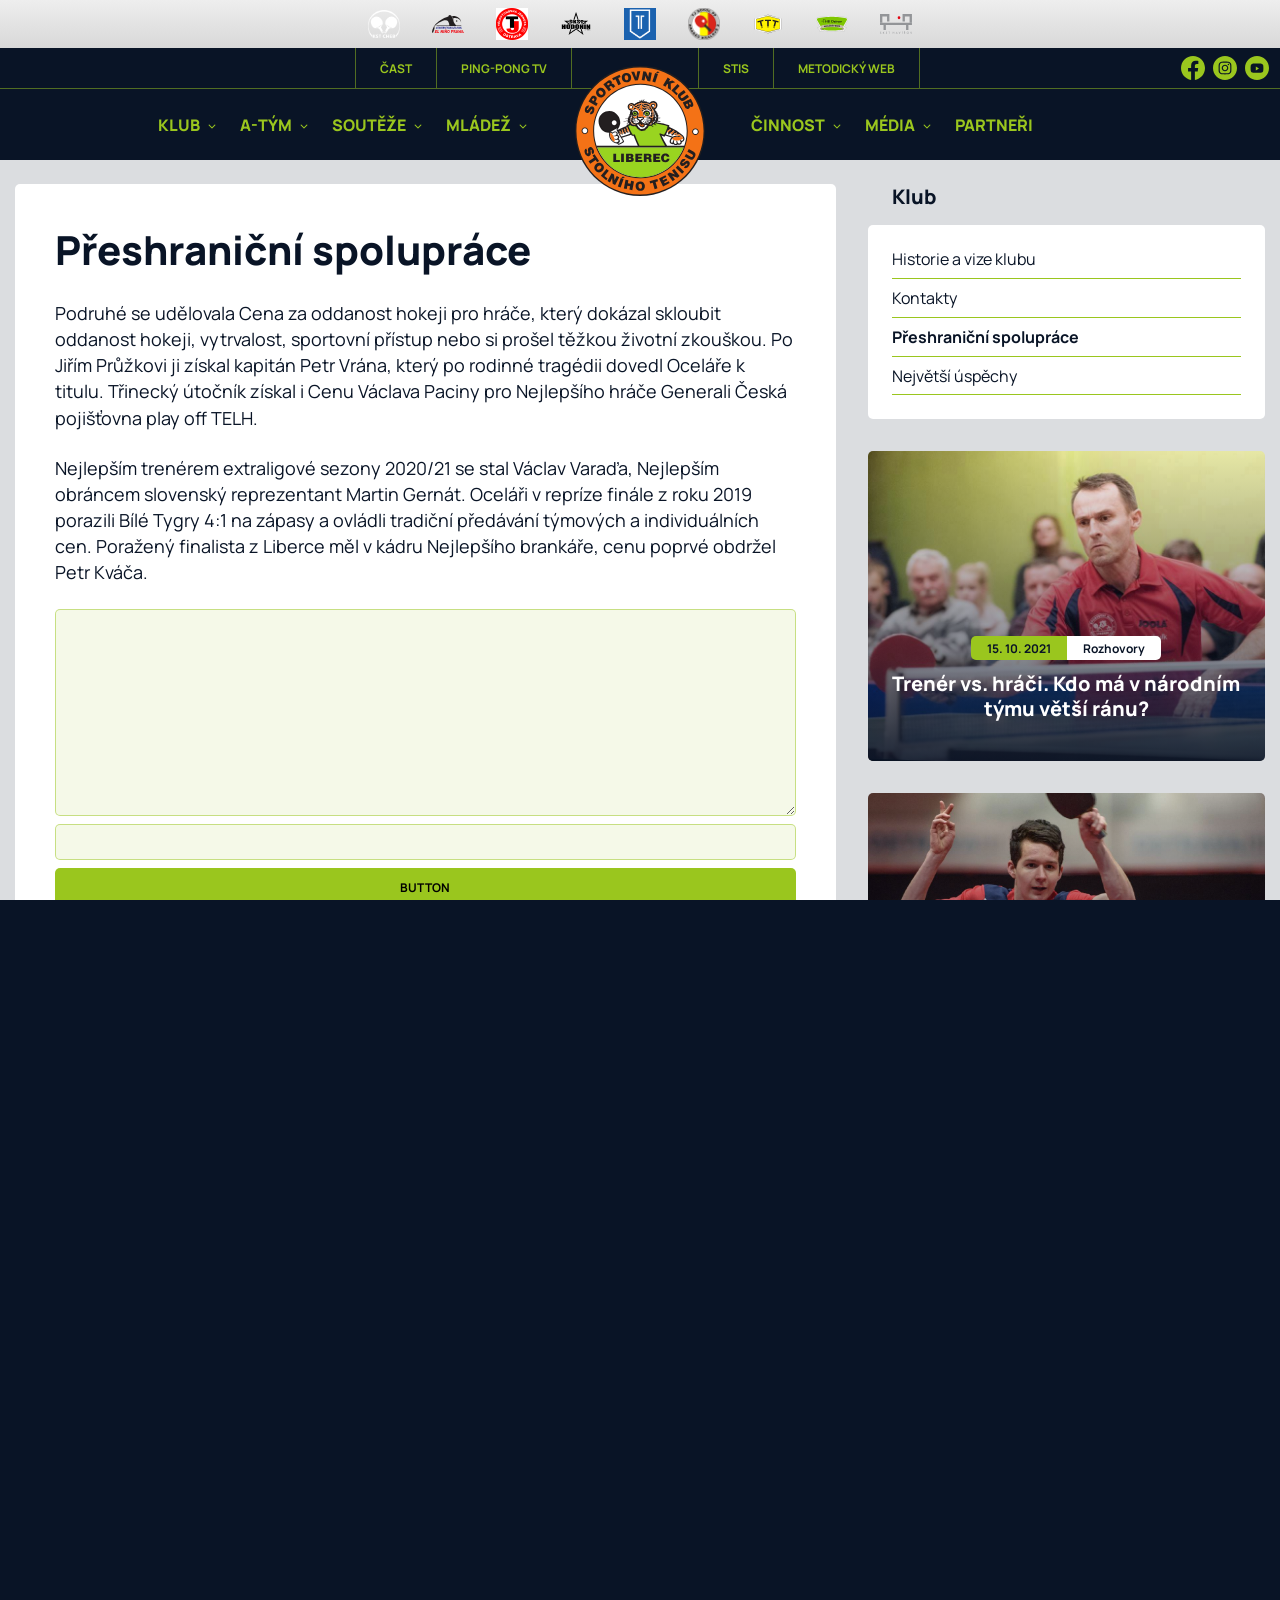
<file: app/static.html>
<!DOCTYPE html>
<html lang="en">
  <head>
    <meta charset="UTF-8" />
    <meta name="viewport" content="width=device-width, initial-scale=1.0" />
    <meta http-equiv="X-UA-Compatible" content="ie=edge" />
    <title>SKST Liberec</title>
    <link rel="preconnect" href="https://fonts.googleapis.com" />
    <link rel="preconnect" href="https://fonts.gstatic.com" crossorigin />
    <link
      href="https://fonts.googleapis.com/css2?family=Manrope:wght@400;700;800&display=swap"
      rel="stylesheet"
    />
    <link rel="stylesheet" href="css/libs.min.css" />
    <link rel="stylesheet" href="css/style.min.css" />
  </head>

  <body>
    <header class="header">
      <div class="header__top">
        <div class="container">
          <ul>
            <li>
              <a href="https://kstcheb.cz">
                <img src="images/header/cheb.png" alt="" />
              </a>
            </li>
            <li>
              <a href="http://www.elninopraha.cz/">
                <img src="images/svg/einino.svg" alt="" />
              </a>
            </li>
            <li>
              <a href="http://www.stolnitenis-ostrava.cz/">
                <img src="images/header/ova.png" alt="" />
              </a>
            </li>
            <li>
              <a href="https://kstcheb.cz">
                <img src="images/header/hodonin.svg" alt="" />
              </a>
            </li>
            <li>
              <a href="https://www.ttc-ostrava.cz/">
                <img src="images/header/ostrava.png" alt="" />
              </a>
            </li>
            <li>
              <a href="http://www.sokolhk2.cz/">
                <img src="images/header/sokol.png" alt="" />
              </a>
            </li>

            <li>
              <a href="http://www.ktpraha.cz/">
                <img src="images/svg/pha.svg" alt="" />
              </a>
            </li>
            <li>
              <a href="http://www.hbostrov.cz">
                <img src="images/header/ostrov.svg" alt="" />
              </a>
            </li>
            <li>
              <a href="https://www.sksthavirov.cz/">
                <img src="images/header/havirov.svg" alt="" />
              </a>
            </li>
          </ul>
        </div>
      </div>
      <div class="header__links">
        <div class="container">
          <div class="header__inner">
            <div class="header__links-col header__links--left">
              <a href="https://www.ping-pong.cz/"> ČAST </a>
              <a href="https://www.ping-pong.tv/"> PING-PONG TV </a>
            </div>
            <div class="header__links-col header__links--right">
              <a href="https://stis.ping-pong.cz/"> STIS </a>
              <a href="https://metodika.ping-pong.cz/#no"> METODICKÝ WEB </a>
            </div>
            <ul class="social">
              <li>
                <a href="https://www.facebook.com/skstliberec">
                  <img src="images/svg/facebook.svg" alt="" />
                </a>
              </li>
              <li>
                <a href="https://www.instagram.com/skstliberec/">
                  <img src="images/svg/instagram.svg" alt="" />
                </a>
              </li>
              <li>
                <a href="https://www.youtube.com/user/skstliberec">
                  <img src="images/svg/youtube.svg" alt="" />
                </a>
              </li>
            </ul>
          </div>
        </div>
      </div>
      <nav class="navbar">
        <a class="logo-mob" href="index.html">
          <img src="images/svg/logo.svg" alt="" />
        </a>
        <div class="navbar__menu">
          <div class="navbar__menu-btn"></div>
        </div>
        <div class="navbar__inner">
          <ul class="nav nav--left">
            <li class="nav__item">
              <div class="nav__link">klub</div>
              <ul class="dropdown-menu">
                <li class="dropdown-menu__list">
                  <a class="dropdown-menu__link" href="#">Historie a vize klubu</a>
                </li>
                <li class="dropdown-menu__list">
                  <a class="dropdown-menu__link" href="#">Kontakty</a>
                </li>
                <li class="dropdown-menu__list">
                  <a class="dropdown-menu__link" href="#">Největší úspěchy </a>
                </li>
                <li class="dropdown-menu__list">
                  <a class="dropdown-menu__link" href="#">Přeshraniční spolupráce</a>
                </li>
              </ul>
            </li>
            <li class="nav__item">
              <div class="nav__link">A-tým</div>
              <ul class="dropdown-menu">
                <li class="dropdown-menu__list">
                  <a class="dropdown-menu__link" href="#">Soupiska</a>
                </li>
                <li class="dropdown-menu__list">
                  <a class="dropdown-menu__link" href="#">Termínová listina</a>
                </li>
                <li class="dropdown-menu__list">
                  <a class="dropdown-menu__link" href="#">Tabulka extraligy</a>
                </li>
              </ul>
            </li>
            <li class="nav__item">
              <div class="nav__link">Soutěže</div>
              <ul class="dropdown-menu">
                <li class="dropdown-menu__list">
                  <a class="dropdown-menu__link" href="#">B-tým</a>
                </li>
              </ul>
            </li>
            <li class="nav__item">
              <div class="nav__link">Mládež</div>
              <ul class="dropdown-menu">
                <li class="dropdown-menu__list">
                  <a class="dropdown-menu__link" href="#">Informace</a>
                </li>
                <li class="dropdown-menu__list">
                  <a class="dropdown-menu__link" href="#">Nábor</a>
                </li>
                <li class="dropdown-menu__list">
                  <a class="dropdown-menu__link" href="#">Turnaje</a>
                </li>
                <li class="dropdown-menu__list">
                  <a class="dropdown-menu__link" href="#">Aktuality</a>
                </li>
              </ul>
            </li>
          </ul>
          <a class="header__logo" href="index.html">
            <img src="images/svg/logo.svg" alt="" />
          </a>
          <ul class="nav nav--right">
            <li class="nav__item">
              <div class="nav__link">Činnost</div>
              <ul class="dropdown-menu">
                <li class="dropdown-menu__list">
                  <a class="dropdown-menu__link" href="#">Haly</a>
                </li>
                <li class="dropdown-menu__list">
                  <a class="dropdown-menu__link" href="#">Vozíčkáři</a>
                </li>
                <li class="dropdown-menu__list">
                  <a class="dropdown-menu__link" href="#">Veřejnost</a>
                </li>
                <li class="dropdown-menu__list">
                  <a class="dropdown-menu__link" href="#">Pořádané akce</a>
                </li>
                <li class="dropdown-menu__list">
                  <a class="dropdown-menu__link" href="#">Úspěchy</a>
                </li>
                <li class="dropdown-menu__list">
                  <a class="dropdown-menu__link" href="#">Sport Centrum</a>
                </li>
              </ul>
            </li>
            <li class="nav__item">
              <div class="nav__link">Média</div>
              <ul class="dropdown-menu">
                <li class="dropdown-menu__list">
                  <a class="dropdown-menu__link" href="#">Ke stažení</a>
                </li>
                <li class="dropdown-menu__list">
                  <a class="dropdown-menu__link" href="#">Odkazy</a>
                </li>
                <li class="dropdown-menu__list">
                  <a class="dropdown-menu__link" href="#">Fotogalerie</a>
                </li>
                <li class="dropdown-menu__list">
                  <a class="dropdown-menu__link" href="#">Facebook</a>
                </li>
                <li class="dropdown-menu__list">
                  <a class="dropdown-menu__link" href="#">Instagram</a>
                </li>
                <li class="dropdown-menu__list">
                  <a class="dropdown-menu__link" href="#">YouTube</a>
                </li>
                <li class="dropdown-menu__list">
                  <a class="dropdown-menu__link" href="#">Ping-pong TV</a>
                </li>
                <li class="dropdown-menu__list">
                  <a class="dropdown-menu__link" href="#">Archiv článků</a>
                </li>
              </ul>
            </li>
            <li class="nav__item">
              <a href="partneri.html" class="nav__link">Partneři</a>
            </li>
          </ul>
          <div class="social-mob">
            <a href="https://www.facebook.com/skstliberec">
              <img src="images/svg/facebook.svg" alt="" />
            </a>

            <a href="https://www.instagram.com/skstliberec/">
              <img src="images/svg/instagram.svg" alt="" />
            </a>
            <a href="https://www.youtube.com/user/skstliberec">
              <img src="images/svg/youtube.svg" alt="" />
            </a>
          </div>
        </div>
      </nav>
    </header>

    <main class="main">
      <div class="container">
        <div class="main__inner">
          <div class="main__content">
            <div class="main__box">
              <h1>Přeshraniční spolupráce</h1>
              <p>
                Podruhé se udělovala Cena za oddanost hokeji pro hráče, který dokázal skloubit
                oddanost hokeji, vytrvalost, sportovní přístup nebo si prošel těžkou životní
                zkouškou. Po Jiřím Průžkovi ji získal kapitán Petr Vrána, který po rodinné tragédii
                dovedl Oceláře k titulu. Třinecký útočník získal i Cenu Václava Paciny pro
                Nejlepšího hráče Generali Česká pojišťovna play off TELH.
              </p>
              <p>
                Nejlepším trenérem extraligové sezony 2020/21 se stal Václav Varaďa, Nejlepším
                obráncem slovenský reprezentant Martin Gernát. Oceláři v repríze finále z roku 2019
                porazili Bílé Tygry 4:1 na zápasy a ovládli tradiční předávání týmových a
                individuálních cen. Poražený finalista z Liberce měl v kádru Nejlepšího brankáře,
                cenu poprvé obdržel Petr Kváča.
              </p>
              <textarea name="" id="" cols="30" rows="10"></textarea>
              <input type="text" />
              <button>button</button>
            </div>
            <div class="gallery">
              <div class="gallery__item">
                <a href="#" data-gallery="1" data-gallery-id="21">
                  <img src="images/content/3.jpeg" alt="" />
                </a>
              </div>
              <div class="gallery__item">
                <a href="#" data-gallery="1" data-gallery-id="21">
                  <img src="images/content/5.jpeg" alt="" />
                </a>
              </div>
              <div class="gallery__item">
                <a href="#" data-gallery="1" data-gallery-id="21">
                  <img src="images/content/1.jpeg" alt="" />
                </a>
              </div>
              <div class="gallery__item">
                <a href="#" data-gallery="1" data-gallery-id="21">
                  <img src="images/content/4.jpeg" alt="" />
                </a>
              </div>
              <div class="gallery__item">
                <a href="#" data-gallery="1" data-gallery-id="21">
                  <img src="images/content/2.jpg" alt="" />
                  <span>+32</span>
                </a>
              </div>
            </div>
            <div class="main__box">
              <a href="#">lin link link</a>
              <p>
                Podruhé se udělovala Cena za oddanost hokeji pro hráče, který dokázal skloubit
                oddanost hokeji, vytrvalost, sportovní přístup nebo si prošel těžkou životní
                zkouškou. Po Jiřím Průžkovi ji získal kapitán Petr Vrána, který po rodinné tragédii
                dovedl Oceláře k titulu. Třinecký útočník získal i Cenu Václava Paciny pro
                Nejlepšího hráče Generali Česká pojišťovna play off TELH.
              </p>
              <p>
                Nejlepším trenérem extraligové sezony 2020/21 se stal Václav Varaďa, Nejlepším
                obráncem slovenský reprezentant Martin Gernát. Oceláři v repríze finále z roku 2019
                porazili Bílé Tygry 4:1 na zápasy a ovládli tradiční předávání týmových a
                individuálních cen. Poražený finalista z Liberce měl v kádru Nejlepšího brankáře,
                cenu poprvé obdržel Petr Kváča.
              </p>
            </div>
          </div>
          <aside class="aside">
            <h3>Klub</h3>
            <div class="aside__menu">
              <ul>
                <li>
                  <a href="#">Historie a vize klubu</a>
                </li>
                <li>
                  <a href="#">Kontakty</a>
                </li>
                <li>
                  <a class="active" href="#">Přeshraniční spolupráce</a>
                </li>
                <li>
                  <a href="#">Největší úspěchy</a>
                </li>
              </ul>
            </div>
            <div class="topstory__article">
              <a class="topstory__item" href="article.html">
                <div class="topstory__img">
                  <img src="images/content/4.jpeg" alt="" />
                </div>

                <div class="topstory__info">
                  <div class="topstory__category">
                    <span class="date">15. 10. 2021</span>
                    <span class="tag"> Rozhovory </span>
                  </div>
                  <h3>Trenér vs. hráči. Kdo má v národním týmu větší ránu?</h3>
                </div>
              </a>
            </div>
            <div class="topstory__article">
              <a class="topstory__item" href="article.html">
                <div class="topstory__img">
                  <img src="images/content/5.jpeg" alt="" />
                </div>

                <div class="topstory__info">
                  <div class="topstory__category">
                    <span class="date">15. 10. 2021</span>
                    <span class="tag"> Rozhovory </span>
                  </div>
                  <h3>Debutant Peterka, exopavský Uvira či jediný krajánek. Němci vyzvou Čechy</h3>
                </div>
              </a>
            </div>
          </aside>
        </div>
      </div>
    </main>

    <div class="partners">
      <div class="container">
        <div class="partners__inner">
          <div class="partners__item">
            <a href="#">
              <img src="images/partners/1.png" alt="" />
            </a>
          </div>
          <div class="partners__item">
            <a href="#">
              <img src="images/partners/2.png" alt="" />
            </a>
          </div>
          <div class="partners__item">
            <a href="#">
              <img src="images/partners/1.png" alt="" />
            </a>
          </div>
          <div class="partners__item">
            <a href="#">
              <img src="images/partners/3.jpeg" alt="" />
            </a>
          </div>
          <div class="partners__item">
            <a href="#">
              <img src="images/partners/1.png" alt="" />
            </a>
          </div>
          <div class="partners__item">
            <a href="#">
              <img src="images/partners/4.jpeg" alt="" />
            </a>
          </div>
        </div>
      </div>
    </div>

    <footer class="footer">
      <div class="copyright">© SKST Liberec, 2021. Všechna práva vyhrazena</div>
      <div>
        Vyrobeno v
        <a href="https://esportsmedia.cz/">eSports.cz</a>
      </div>
    </footer>

    <script src="https://ajax.googleapis.com/ajax/libs/jquery/3.4.1/jquery.min.js"></script>
    <script src="js/light-gallery.js"></script>
    <script src="js/libs.min.js"></script>
    <script src="js/main.js"></script>
  </body>
</html>
</file>
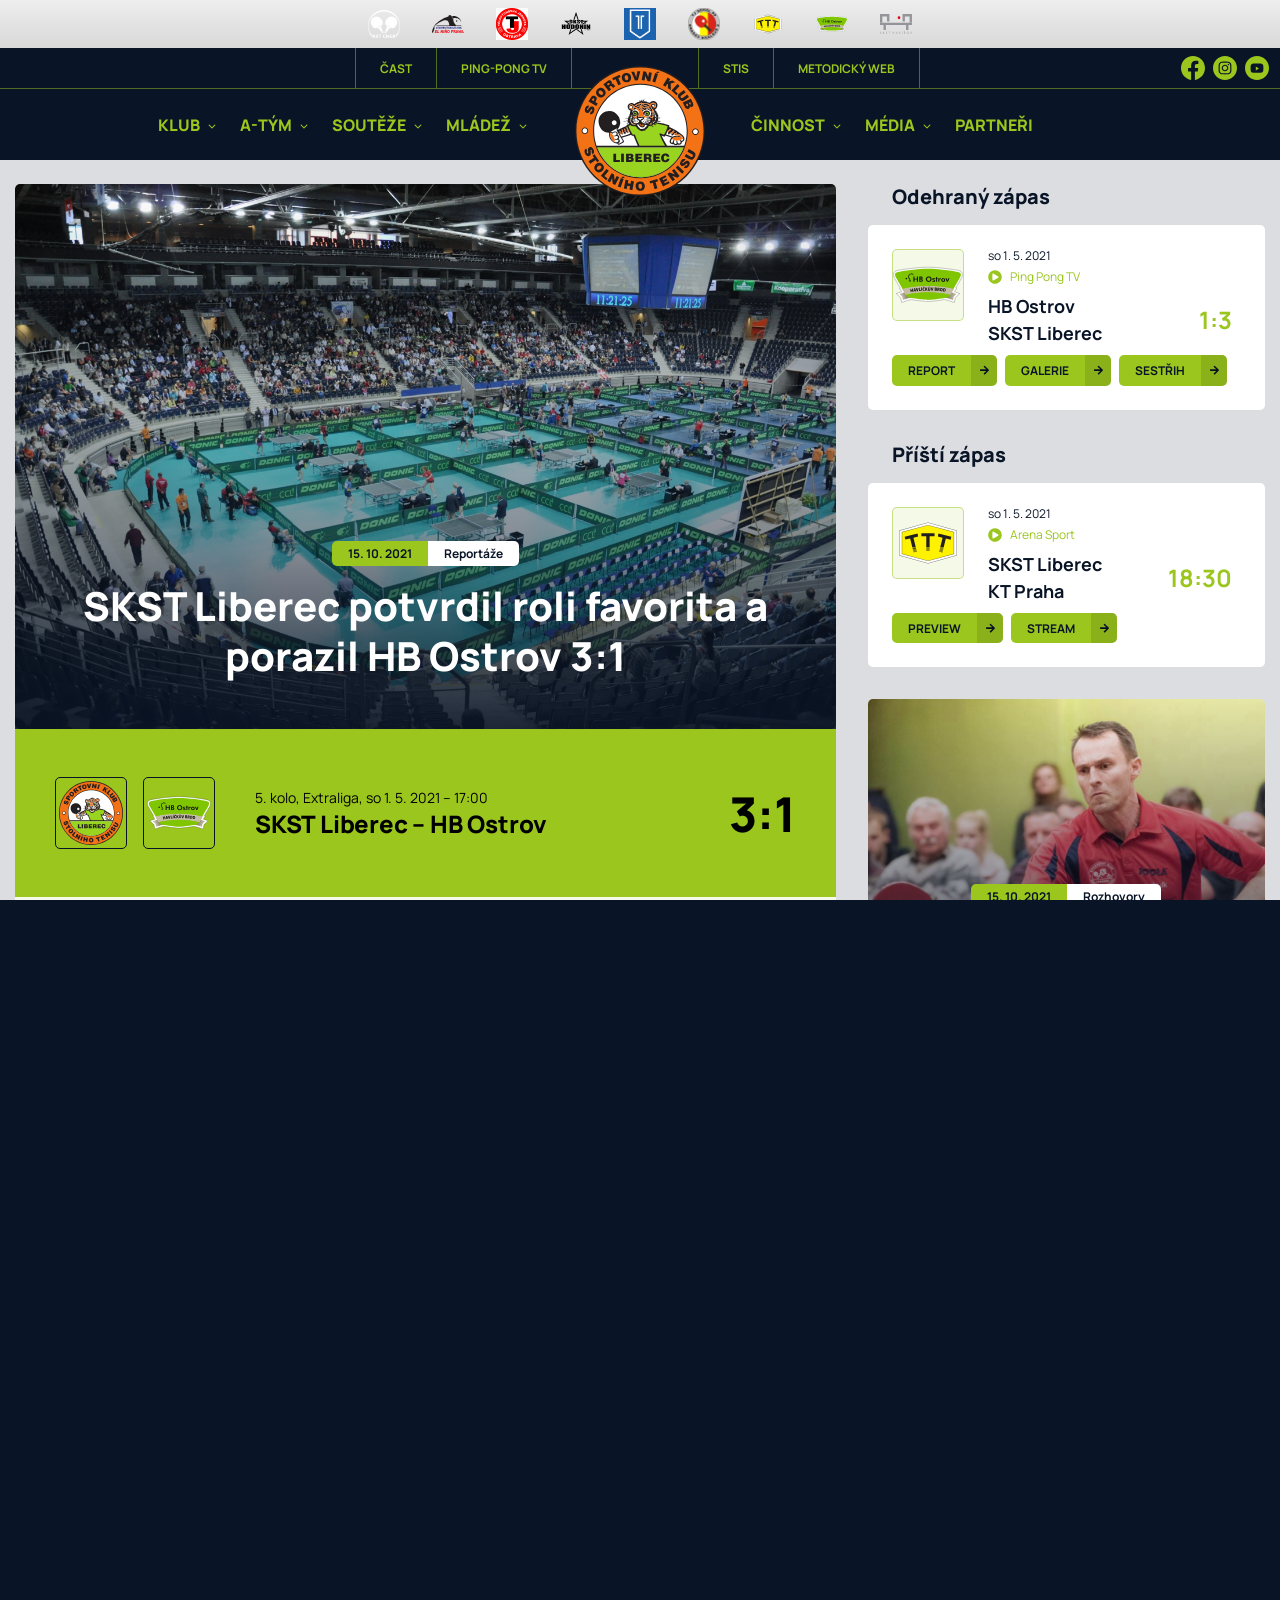
<file: app/zapas.html>
<!DOCTYPE html>
<html lang="en">

<head>
   <meta charset="UTF-8">
   <meta name="viewport" content="width=device-width, initial-scale=1.0">
   <meta http-equiv="X-UA-Compatible" content="ie=edge">
   <title>SKST Liberec</title>
   <link rel="preconnect" href="https://fonts.googleapis.com">
<link rel="preconnect" href="https://fonts.gstatic.com" crossorigin>
<link href="https://fonts.googleapis.com/css2?family=Manrope:wght@400;700;800&display=swap" rel="stylesheet">
   <link rel="stylesheet" href="css/libs.min.css">
   <link rel="stylesheet" href="css/style.min.css">
</head>

<body>
   <header class="header">
      <div class="header__top">
       <div class="container">
         <ul>
            <li>
               <a  href="https://kstcheb.cz">
                  <img  src="images/header/cheb.png" alt="">
               </a>
            </li>
            <li>
               <a href="http://www.elninopraha.cz/">
                  <img src="images/svg/einino.svg" alt="">
               </a>
            </li>
            <li>
               <a href="http://www.stolnitenis-ostrava.cz/">
                  <img src="images/header/ova.png" alt="">
               </a>
            </li>
            <li>
               <a href="https://kstcheb.cz">
                  <img src="images/header/hodonin.svg" alt="">
               </a>
            </li>
            <li>
               <a href="https://www.ttc-ostrava.cz/">
                  <img src="images/header/ostrava.png" alt="">
               </a>
            </li>
            <li>
               <a href="http://www.sokolhk2.cz/">
                  <img src="images/header/sokol.png" alt="">
               </a>
            </li>
           
            <li>
               <a href="http://www.ktpraha.cz/">
                  <img src="images/svg/pha.svg" alt="">
               </a>
            </li>
            <li>
               <a href="http://www.hbostrov.cz">
                  <img src="images/header/ostrov.svg" alt="">
               </a>
            </li>
            <li>
               <a href="https://www.sksthavirov.cz/">
                  <img src="images/header/havirov.svg" alt="">
               </a>
            </li>
         </ul>
       </div>
      </div>
      <div class="header__links">
         <div class="container">
         <div class="header__inner">
            <div class="header__links-col header__links--left">
               <a href="https://www.ping-pong.cz/">
                  ČAST
               </a>
               <a href="https://www.ping-pong.tv/">
                  PING-PONG TV
               </a>
            </div>
            <div class="header__links-col header__links--right">
               <a href="https://stis.ping-pong.cz/">
                  STIS
               </a>
               <a href="https://metodika.ping-pong.cz/#no">
                  METODICKÝ WEB
               </a>
            </div>
            <ul class="social">
               <li>
                  <a href="https://www.facebook.com/skstliberec">
                     <img src="images/svg/facebook.svg" alt="">
                  </a>
                 
                 
               </li>
               <li>
                  <a href="https://www.instagram.com/skstliberec/">
                     <img src="images/svg/instagram.svg" alt="">
                  </a>
               </li>
               <li>
                  <a href="https://www.youtube.com/user/skstliberec">
                     <img src="images/svg/youtube.svg" alt="">
                  </a>
               </li>
            </ul>
         </div>
         </div>
      </div>
      <nav class="navbar">
         <a class="logo-mob" href="index.html">
           <img src="images/svg/logo.svg" alt="" />
         </a>
         <div class="navbar__menu">
           <div class="navbar__menu-btn"></div>
         </div>
         <div class="navbar__inner">
           <ul class="nav nav--left">
             <li class="nav__item">
               <div class="nav__link">klub</div>
               <ul class="dropdown-menu">
                 <li class="dropdown-menu__list">
                   <a class="dropdown-menu__link" href="#">Historie a vize klubu</a>
                 </li>
                 <li class="dropdown-menu__list">
                   <a class="dropdown-menu__link" href="#">Kontakty</a>
                 </li>
                 <li class="dropdown-menu__list">
                   <a class="dropdown-menu__link" href="#">Největší úspěchy </a>
                 </li>
                 <li class="dropdown-menu__list">
                   <a class="dropdown-menu__link" href="#">Přeshraniční spolupráce</a>
                 </li>
               </ul>
             </li>
             <li class="nav__item">
               <div class="nav__link">A-tým</div>
               <ul class="dropdown-menu">
                 <li class="dropdown-menu__list">
                   <a class="dropdown-menu__link" href="#">Soupiska</a>
                 </li>
                 <li class="dropdown-menu__list">
                   <a class="dropdown-menu__link" href="#">Termínová listina</a>
                 </li>
                 <li class="dropdown-menu__list">
                   <a class="dropdown-menu__link" href="#">Tabulka extraligy</a>
                 </li>
                
               </ul>
             </li>
             <li class="nav__item">
               <div class="nav__link">Soutěže</div>
               <ul class="dropdown-menu">
                 <li class="dropdown-menu__list">
                   <a class="dropdown-menu__link" href="#">B-tým</a>
                 </li>
               </ul>
             </li>
             <li class="nav__item">
               <div class="nav__link">Mládež</div>
               <ul class="dropdown-menu">
                 <li class="dropdown-menu__list">
                   <a class="dropdown-menu__link" href="#">Informace</a>
                 </li>
                 <li class="dropdown-menu__list">
                   <a class="dropdown-menu__link" href="#">Nábor</a>
                 </li>
                 <li class="dropdown-menu__list">
                   <a class="dropdown-menu__link" href="#">Turnaje</a>
                 </li>
                 <li class="dropdown-menu__list">
                   <a class="dropdown-menu__link" href="#">Aktuality</a>
                 </li>
               </ul>
             </li>
           </ul>
           <a class="header__logo" href="index.html">
            <img src="images/svg/logo.svg" alt="" />
           </a>
           <ul class="nav nav--right">
             <li class="nav__item">
               <div class="nav__link">Činnost</div>
               <ul class="dropdown-menu">
                 <li class="dropdown-menu__list">
                   <a class="dropdown-menu__link" href="#">Haly</a>
                 </li>
                 <li class="dropdown-menu__list">
                   <a class="dropdown-menu__link" href="#">Vozíčkáři</a>
                 </li>
                 <li class="dropdown-menu__list">
                   <a class="dropdown-menu__link" href="#">Veřejnost</a>
                 </li>
                 <li class="dropdown-menu__list">
                  <a class="dropdown-menu__link" href="#">Pořádané akce</a>
                </li>
                <li class="dropdown-menu__list">
                  <a class="dropdown-menu__link" href="#">Úspěchy</a>
                </li>
                <li class="dropdown-menu__list">
                  <a class="dropdown-menu__link" href="#">Sport Centrum</a>
                </li>
               </ul>
             </li>
             <li class="nav__item">
               <div class="nav__link">Média</div>
               <ul class="dropdown-menu">
                 <li class="dropdown-menu__list">
                   <a class="dropdown-menu__link" href="#">Ke stažení</a>
                 </li>
                 <li class="dropdown-menu__list">
                   <a class="dropdown-menu__link" href="#">Odkazy</a>
                 </li>
                 <li class="dropdown-menu__list">
                  <a class="dropdown-menu__link" href="#">Fotogalerie</a>
                </li>
                <li class="dropdown-menu__list">
                  <a class="dropdown-menu__link" href="#">Facebook</a>
                </li>
                <li class="dropdown-menu__list">
                  <a class="dropdown-menu__link" href="#">Instagram</a>
                </li>
                <li class="dropdown-menu__list">
                  <a class="dropdown-menu__link" href="#">YouTube</a>
                </li>
                 <li class="dropdown-menu__list">
                   <a class="dropdown-menu__link" href="#">Ping-pong TV</a>
                 </li>
                 <li class="dropdown-menu__list">
                  <a class="dropdown-menu__link" href="#">Archiv článků</a>
                </li>
               </ul>
             </li>
             <li class="nav__item">
               <a href="partneri.html" class="nav__link">Partneři</a>
            
             </li>
           </ul>
           <div class="social-mob">
             <a href="https://www.facebook.com/skstliberec">
               <img src="images/svg/facebook.svg" alt="" />
             </a>
          
             <a href="https://www.instagram.com/skstliberec/">
               <img src="images/svg/instagram.svg" alt="" />
             </a>
             <a href="https://www.youtube.com/user/skstliberec">
               <img src="images/svg/youtube.svg" alt="" />
             </a>
           </div>
         </div>
       </nav>
   </header>
   
   <main class="main clanek-page">
      <div class="container">
         <div class="main__inner">
            <div class="main__content">
               <div class="topstory__article">
                  <a class="topstory__item" href="article.html">
                     <div class="topstory__img">
                        <img src="images/content/1.jpeg" alt="">
                     </div>
                    
                    <div class="topstory__info">
                     <div class="topstory__category">
                        <span class="date">15. 10. 2021</span>
                        <span class="tag">
                           Reportáže
                        </span>
                     </div>
                        <h1>
                           SKST Liberec potvrdil roli favorita a porazil HB Ostrov 3:1
                     </h1>
                     
                    </div>
                  </a>
               </div>
               <div class="otrazky">
                  <div class="otrazky__info">
                     <div class="otrazky__logos">
                      <div class="otrazky__logo">
                         <img src="images/svg/logo.svg" alt="">
                      </div>
                      <div class="otrazky__logo">
                         <img src="images/header/ostrov.svg" alt="">
                      </div>
                     </div>
                     <div class="otrazky__teams">
                        <div class="otrazky__date">5. kolo, Extraliga, so 1. 5. 2021 – 17:00</div>
                        <h2>SKST Liberec – HB Ostrov</h2>
                     </div>
                     <div class="otrazky__result">
                      3:1
                     </div>
                   </div>
                   <div class="otrazky__popis">
                      <p>Jakub Seibert – <b>Dmitrij Prokopcov</b> 2:3 (5:11, 6:11, 12:10, 11:8, 11:13)</p>
                      <p><b>Michal Blinka</b> – Michal Obešlo 3:0 (11:6, 11:9, 11:7)</p>
                      <p>David Průša – <b>Radek Skála</b> 0:3 (6:11, 9:11, 10:12)</p>
                      <p>Jakub Seibert – <b>Michal Obešlo</b> 1:3 (10:12, 11:7, 2:11, 8:11)</p>
                   </div>
                   <div class="otrazky__sestava">
                      <div class="otrazky__sestava-col">
                         <p>
                            <b>Sestava SKST Liberec:</b>
                         </p>
                         <p>Jakub Seibert, Michal Blinka, David Průša</p>
                      </div>
                      <div class="otrazky__sestava-col">
                         <p>
                            <b>Sestava HB Ostrov:</b>
                         </p>
                         <p>Dmitrij Prokopcov, Michal Obešlo, Radek Skála</p>
                      </div>
                   </div>
                   <div class="otrazky__bottom">
                      <p><b>Rozhodčí:</b> Jan Vrabec, Petr Sudek  |  <b>Diváci:</b> 150.</p>
                   </div>
               </div>
               <div class="main__box">
                  <div class="clanek-page__author">Jan Novák</div>
                  <p>
                     <b>Také v letošní sezoně Tipsport extraligy došlo na tradiční předávání týmových a individuálních cen. V rámci 26. ročníku ankety byl v pražském hotelu Hilton Prague vyhlášen Hokejista sezony 2020/2021. Nejprestižnější cenu, kterou vyhlašuje BPA sport marketing ve spolupráci s Českou asociací hokejistů a o níž rozhodují hlasy samotných hráčů, obdržel Matěj Stránský. Třinecký útočník na pomyslném trůnu vystřídal Milana Gulaše.</b>
                  </p>
                  <p>
                     Podruhé se udělovala Cena za oddanost hokeji pro hráče, který dokázal skloubit oddanost hokeji, vytrvalost, sportovní přístup nebo si prošel těžkou životní zkouškou. Po Jiřím Průžkovi ji získal kapitán Petr Vrána, který po rodinné tragédii dovedl Oceláře k titulu. Třinecký útočník získal i Cenu Václava Paciny pro Nejlepšího hráče Generali Česká pojišťovna play off TELH.
                  </p>
                  <p>
                     Nejlepším trenérem extraligové sezony 2020/21 se stal Václav Varaďa, Nejlepším obráncem slovenský reprezentant Martin Gernát. Oceláři v repríze finále z roku 2019 porazili Bílé Tygry 4:1 na zápasy a ovládli tradiční předávání týmových a individuálních cen. Poražený finalista z Liberce měl v kádru Nejlepšího brankáře, cenu poprvé obdržel Petr Kváča.
                  </p>
               </div>
               <div class="gallery">
                  <div class="gallery__item">
                     <a href="#" data-gallery="1" data-gallery-id="21">
                        <img src="images/content/3.jpeg" alt="">
                     </a>
                  </div>
                  <div class="gallery__item">
                     <a href="#" data-gallery="1" data-gallery-id="21">
                        <img src="images/content/5.jpeg" alt="">
                     </a>
                  </div>
                  <div class="gallery__item">
                     <a href="#" data-gallery="1" data-gallery-id="21">
                        <img src="images/content/1.jpeg" alt="">
                     </a>
                  </div>
                  <div class="gallery__item">
                     <a href="#" data-gallery="1" data-gallery-id="21">
                        <img src="images/content/4.jpeg" alt="">
                     </a>
                  </div>
                  <div class="gallery__item">
                     <a href="#" data-gallery="1" data-gallery-id="21">
                        <img src="images/content/2.jpg" alt="">
                        <span>+32</span>
                     </a>
                  </div>
               </div>
               <div class="main__box">
     
                <ul class="social">
                  <li>
                     <a href="https://www.facebook.com/skstliberec">
                        <img src="images/svg/facebook.svg" alt="">
                     </a>
                    
                    
                  </li>
                  <li>
                     <a href="https://www.instagram.com/skstliberec/">
                        <img src="images/svg/instagram.svg" alt="">
                     </a>
                  </li>
                  <li>
                     <a href="https://www.youtube.com/user/skstliberec">
                        <img src="images/svg/youtube.svg" alt="">
                     </a>
                  </li>
               </ul>
               </div>
            </div>
            <aside class="aside">
               <h3>Odehraný zápas</h3>
               <div class="hp-zapasy__item">
                  <div class="hp-zapasy__logo">
                     <img src="images/header/ostrov.svg" alt="">
                  </div>
                  <div class="hp-zapasy__box">
                    
                     <div class="hp-zapasy__top">
                        <div class="hp-zapasy__date">so 1. 5. 2021</div>
                        <a href="#" class="hp-zapasy__tv">Ping Pong TV</a>
                    </div>
                     <div class="hp-zapasy__info">
                        <a href="zapas.html" class="hp-zapasy__teams">
                           <span>HB Ostrov</span>
                           <span>SKST Liberec</span>
                        </a>
                        <div class="hp-zapasy__number">
                           1:3
                        </div>
                     </div>
                    
                  </div>
                  <div class="hp-zapasy__bottom">
                     <a  class="link" href="#">Report</a>
                     <a class="link"  href="#">Galerie</a>
                     <a class="link"  href="#">Sestřih</a>
                  </div>
               </div>
               <h3>Příští zápas</h3>
               <div class="hp-zapasy__item">
                  <div class="hp-zapasy__logo">
                     <img src="images/svg/pha.svg" alt="">
                  </div>
                  <div class="hp-zapasy__box">
                    
                     <div class="hp-zapasy__top">
                        <div class="hp-zapasy__date">so 1. 5. 2021</div>
                        <a href="#" class="hp-zapasy__tv">Arena Sport</a>
                    </div>
                     <div class="hp-zapasy__info">
                        <a href="zapas.html" class="hp-zapasy__teams">
                           <span>SKST Liberec</span>
                           <span>KT Praha</span>
                        </a>
                        <div class="hp-zapasy__number">
                           18:30
                        </div>
                     </div>
                   
                  </div>
                  <div class="hp-zapasy__bottom">
                     <a  class="link" href="#">Preview</a>
                     <a class="link"  href="#">Stream</a>
                  </div>
               </div>
               <div class="topstory__article">
                  <a class="topstory__item" href="article.html">
                     <div class="topstory__img">
                        <img src="images/content/4.jpeg" alt="">
                     </div>
                    
                    <div class="topstory__info"> 
                     <div class="topstory__category">
                        <span class="date">15. 10. 2021</span>
                        <span class="tag">
                         Rozhovory
                        </span>
                     </div>
                       <h3>
                        Trenér vs. hráči. Kdo má v národním týmu větší ránu?
                     </h3>
                    
                    </div>
                  </a>
               </div>
               <div class="topstory__article">
                  <a class="topstory__item" href="article.html">
                     <div class="topstory__img">
                        <img src="images/content/5.jpeg" alt="">
                     </div>
                    
                    <div class="topstory__info"> 
                     <div class="topstory__category">
                        <span class="date">15. 10. 2021</span>
                        <span class="tag">
                         Rozhovory
                        </span>
                     </div>
                       <h3>
                        Debutant Peterka, exopavský Uvira či jediný krajánek. Němci vyzvou Čechy
                     </h3>
                    
                    </div>
                  </a>
               </div>
            </aside>
         </div>
      </div>
   </main>


   <div class="partners">
      <div class="container">
         <div class="partners__inner">
            <div class="partners__item">
               <a href="#">
                  <img src="images/partners/1.png" alt="">
               </a>
            </div>
            <div class="partners__item">
               <a href="#">
                  <img src="images/partners/2.png" alt="">
               </a>
            </div>
            <div class="partners__item">
               <a href="#">
                  <img src="images/partners/1.png" alt="">
               </a>
            </div>
            <div class="partners__item">
               <a href="#">
                  <img src="images/partners/3.jpeg" alt="">
               </a>
            </div>
            <div class="partners__item">
               <a href="#">
                  <img src="images/partners/1.png" alt="">
               </a>
            </div>
            <div class="partners__item">
               <a href="#">
                  <img src="images/partners/4.jpeg" alt="">
               </a>
            </div>
         </div>
      </div>
   </div>
   

   <footer class="footer">
      <div class="copyright">
         © SKST Liberec, 2021. Všechna práva vyhrazena
      </div>
      <div>Vyrobeno v 
         <a href="https://esportsmedia.cz/">eSports.cz</a>
      </div>
   </footer>



   <script src="https://ajax.googleapis.com/ajax/libs/jquery/3.4.1/jquery.min.js"></script>
   <script src="js/light-gallery.js"></script>
   <script src="js/libs.min.js"></script>
   <script src="js/main.js"></script>
</body>

</html>
</file>
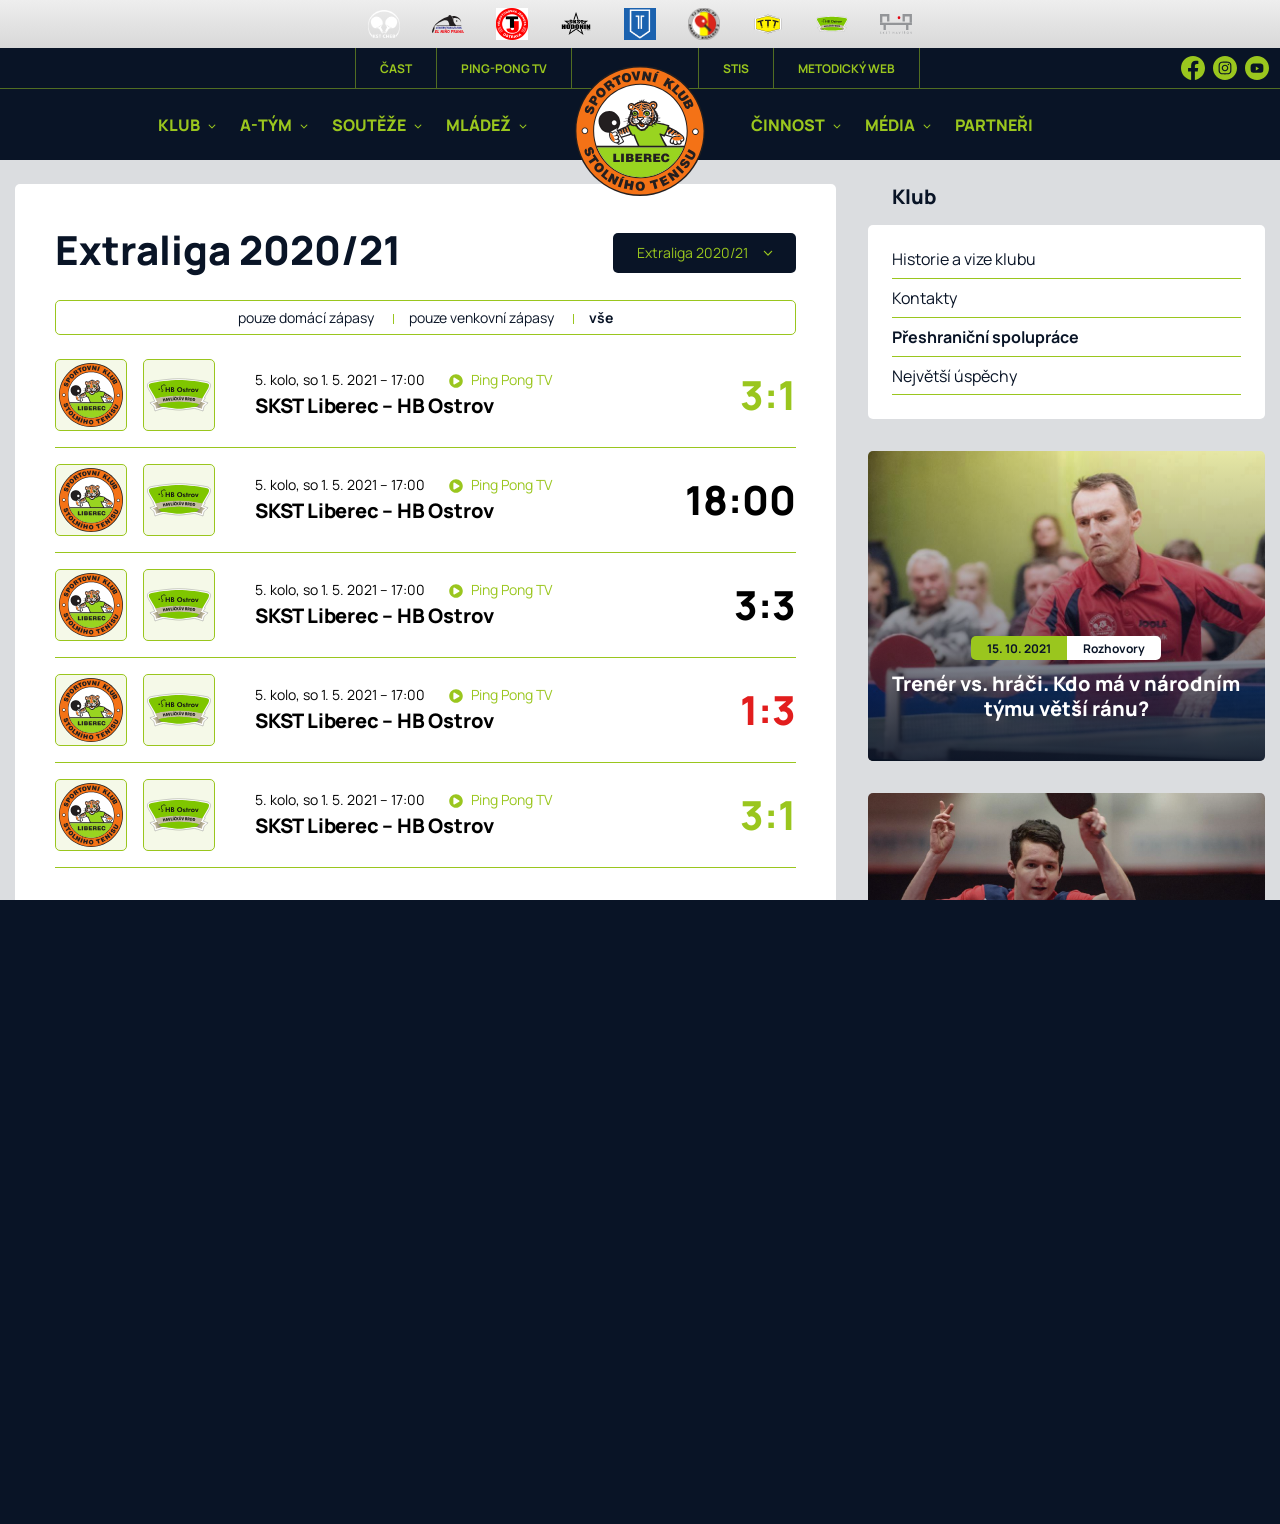
<file: app/zapasy.html>
<!DOCTYPE html>
<html lang="en">

<head>
   <meta charset="UTF-8">
   <meta name="viewport" content="width=device-width, initial-scale=1.0">
   <meta http-equiv="X-UA-Compatible" content="ie=edge">
   <title>SKST Liberec</title>
   <link rel="preconnect" href="https://fonts.googleapis.com">
<link rel="preconnect" href="https://fonts.gstatic.com" crossorigin>
<link href="https://fonts.googleapis.com/css2?family=Manrope:wght@400;700;800&display=swap" rel="stylesheet">
   <link rel="stylesheet" href="css/libs.min.css">
   <link rel="stylesheet" href="css/style.min.css">
</head>

<body>
   <header class="header">
      <div class="header__top">
       <div class="container">
         <ul>
            <li>
               <a  href="https://kstcheb.cz">
                  <img  src="images/header/cheb.png" alt="">
               </a>
            </li>
            <li>
               <a href="http://www.elninopraha.cz/">
                  <img src="images/svg/einino.svg" alt="">
               </a>
            </li>
            <li>
               <a href="http://www.stolnitenis-ostrava.cz/">
                  <img src="images/header/ova.png" alt="">
               </a>
            </li>
            <li>
               <a href="https://kstcheb.cz">
                  <img src="images/header/hodonin.svg" alt="">
               </a>
            </li>
            <li>
               <a href="https://www.ttc-ostrava.cz/">
                  <img src="images/header/ostrava.png" alt="">
               </a>
            </li>
            <li>
               <a href="http://www.sokolhk2.cz/">
                  <img src="images/header/sokol.png" alt="">
               </a>
            </li>
           
            <li>
               <a href="http://www.ktpraha.cz/">
                  <img src="images/svg/pha.svg" alt="">
               </a>
            </li>
            <li>
               <a href="http://www.hbostrov.cz">
                  <img src="images/header/ostrov.svg" alt="">
               </a>
            </li>
            <li>
               <a href="https://www.sksthavirov.cz/">
                  <img src="images/header/havirov.svg" alt="">
               </a>
            </li>
         </ul>
       </div>
      </div>
      <div class="header__links">
         <div class="container">
         <div class="header__inner">
            <div class="header__links-col header__links--left">
               <a href="https://www.ping-pong.cz/">
                  ČAST
               </a>
               <a href="https://www.ping-pong.tv/">
                  PING-PONG TV
               </a>
            </div>
            <div class="header__links-col header__links--right">
               <a href="https://stis.ping-pong.cz/">
                  STIS
               </a>
               <a href="https://metodika.ping-pong.cz/#no">
                  METODICKÝ WEB
               </a>
            </div>
            <ul class="social">
               <li>
                  <a href="https://www.facebook.com/skstliberec">
                     <img src="images/svg/facebook.svg" alt="">
                  </a>
                 
                 
               </li>
               <li>
                  <a href="https://www.instagram.com/skstliberec/">
                     <img src="images/svg/instagram.svg" alt="">
                  </a>
               </li>
               <li>
                  <a href="https://www.youtube.com/user/skstliberec">
                     <img src="images/svg/youtube.svg" alt="">
                  </a>
               </li>
            </ul>
         </div>
         </div>
      </div>
      <nav class="navbar">
         <a class="logo-mob" href="index.html">
           <img src="images/svg/logo.svg" alt="" />
         </a>
         <div class="navbar__menu">
           <div class="navbar__menu-btn"></div>
         </div>
         <div class="navbar__inner">
           <ul class="nav nav--left">
             <li class="nav__item">
               <div class="nav__link">klub</div>
               <ul class="dropdown-menu">
                 <li class="dropdown-menu__list">
                   <a class="dropdown-menu__link" href="#">Historie a vize klubu</a>
                 </li>
                 <li class="dropdown-menu__list">
                   <a class="dropdown-menu__link" href="#">Kontakty</a>
                 </li>
                 <li class="dropdown-menu__list">
                   <a class="dropdown-menu__link" href="#">Největší úspěchy </a>
                 </li>
                 <li class="dropdown-menu__list">
                   <a class="dropdown-menu__link" href="#">Přeshraniční spolupráce</a>
                 </li>
               </ul>
             </li>
             <li class="nav__item">
               <div class="nav__link">A-tým</div>
               <ul class="dropdown-menu">
                 <li class="dropdown-menu__list">
                   <a class="dropdown-menu__link" href="#">Soupiska</a>
                 </li>
                 <li class="dropdown-menu__list">
                   <a class="dropdown-menu__link" href="#">Termínová listina</a>
                 </li>
                 <li class="dropdown-menu__list">
                   <a class="dropdown-menu__link" href="#">Tabulka extraligy</a>
                 </li>
                
               </ul>
             </li>
             <li class="nav__item">
               <div class="nav__link">Soutěže</div>
               <ul class="dropdown-menu">
                 <li class="dropdown-menu__list">
                   <a class="dropdown-menu__link" href="#">B-tým</a>
                 </li>
               </ul>
             </li>
             <li class="nav__item">
               <div class="nav__link">Mládež</div>
               <ul class="dropdown-menu">
                 <li class="dropdown-menu__list">
                   <a class="dropdown-menu__link" href="#">Informace</a>
                 </li>
                 <li class="dropdown-menu__list">
                   <a class="dropdown-menu__link" href="#">Nábor</a>
                 </li>
                 <li class="dropdown-menu__list">
                   <a class="dropdown-menu__link" href="#">Turnaje</a>
                 </li>
                 <li class="dropdown-menu__list">
                   <a class="dropdown-menu__link" href="#">Aktuality</a>
                 </li>
               </ul>
             </li>
           </ul>
           <a class="header__logo" href="index.html">
            <img src="images/svg/logo.svg" alt="" />
           </a>
           <ul class="nav nav--right">
             <li class="nav__item">
               <div class="nav__link">Činnost</div>
               <ul class="dropdown-menu">
                 <li class="dropdown-menu__list">
                   <a class="dropdown-menu__link" href="#">Haly</a>
                 </li>
                 <li class="dropdown-menu__list">
                   <a class="dropdown-menu__link" href="#">Vozíčkáři</a>
                 </li>
                 <li class="dropdown-menu__list">
                   <a class="dropdown-menu__link" href="#">Veřejnost</a>
                 </li>
                 <li class="dropdown-menu__list">
                  <a class="dropdown-menu__link" href="#">Pořádané akce</a>
                </li>
                <li class="dropdown-menu__list">
                  <a class="dropdown-menu__link" href="#">Úspěchy</a>
                </li>
                <li class="dropdown-menu__list">
                  <a class="dropdown-menu__link" href="#">Sport Centrum</a>
                </li>
               </ul>
             </li>
             <li class="nav__item">
               <div class="nav__link">Média</div>
               <ul class="dropdown-menu">
                 <li class="dropdown-menu__list">
                   <a class="dropdown-menu__link" href="#">Ke stažení</a>
                 </li>
                 <li class="dropdown-menu__list">
                   <a class="dropdown-menu__link" href="#">Odkazy</a>
                 </li>
                 <li class="dropdown-menu__list">
                  <a class="dropdown-menu__link" href="#">Fotogalerie</a>
                </li>
                <li class="dropdown-menu__list">
                  <a class="dropdown-menu__link" href="#">Facebook</a>
                </li>
                <li class="dropdown-menu__list">
                  <a class="dropdown-menu__link" href="#">Instagram</a>
                </li>
                <li class="dropdown-menu__list">
                  <a class="dropdown-menu__link" href="#">YouTube</a>
                </li>
                 <li class="dropdown-menu__list">
                   <a class="dropdown-menu__link" href="#">Ping-pong TV</a>
                 </li>
                 <li class="dropdown-menu__list">
                  <a class="dropdown-menu__link" href="#">Archiv článků</a>
                </li>
               </ul>
             </li>
             <li class="nav__item">
               <a href="partneri.html" class="nav__link">Partneři</a>
            
             </li>
           </ul>
           <div class="social-mob">
             <a href="https://www.facebook.com/skstliberec">
               <img src="images/svg/facebook.svg" alt="" />
             </a>
          
             <a href="https://www.instagram.com/skstliberec/">
               <img src="images/svg/instagram.svg" alt="" />
             </a>
             <a href="https://www.youtube.com/user/skstliberec">
               <img src="images/svg/youtube.svg" alt="" />
             </a>
           </div>
         </div>
       </nav>
   </header>
   
   <main class="main zapasy-page">
      <div class="container">
         <div class="main__inner">
            <div class="main__content">
               <div class="main__box">
                  <div class="main__top">
                     <h1>
                        Extraliga 2020/21
                     </h1>
                     <form class="form" method="GET">
                        <select class="select__redirect" name="sezona" id="sezona">
                           <option>Extraliga 2020/21</option>
                        <option value="">2020/2021 2020/2021 2020/2021</option>
                        <option value="">2019/2020</option>
                        <option value="">2018/2019</option>
                        <option value="">2017/2018</option>
                        </select>
                        
                     </form>
                  </div>
                  <div class="zapasy-page__header">
                     <a href="#">
                        pouze domácí zápasy
                     </a>
                     <a href="#">
                        pouze venkovní zápasy
                     </a>
                     <a class="active" href="#">vše</a>
                  </div>
                  <div class="otrazky__info">
                     <div class="otrazky__logos">
                      <div class="otrazky__logo">
                         <img src="images/svg/logo.svg" alt="">
                      </div>
                      <div class="otrazky__logo">
                         <img src="images/header/ostrov.svg" alt="">
                      </div>
                     </div>
                     <div class="otrazky__teams">
                        <div class="hp-zapasy__top">
                           <div class="hp-zapasy__date">5. kolo, so 1. 5. 2021 – 17:00</div>
                           <a href="#" class="hp-zapasy__tv">Ping Pong TV</a>
                       </div>
                       
                        <h3>SKST Liberec – HB Ostrov</h3>
                     </div>
                     <div class="otrazky__result win">
                      3:1
                     </div>
                   </div>
                   <div class="otrazky__info">
                     <div class="otrazky__logos">
                      <div class="otrazky__logo">
                         <img src="images/svg/logo.svg" alt="">
                      </div>
                      <div class="otrazky__logo">
                         <img src="images/header/ostrov.svg" alt="">
                      </div>
                     </div>
                     <div class="otrazky__teams">
                        <div class="hp-zapasy__top">
                           <div class="hp-zapasy__date">5. kolo, so 1. 5. 2021 – 17:00</div>
                           <a href="#" class="hp-zapasy__tv">Ping Pong TV</a>
                       </div>
                       
                        <h3>SKST Liberec – HB Ostrov</h3>
                     </div>
                     <div class="otrazky__result">
                      18:00
                     </div>
                   </div>
                   <div class="otrazky__info">
                     <div class="otrazky__logos">
                      <div class="otrazky__logo">
                         <img src="images/svg/logo.svg" alt="">
                      </div>
                      <div class="otrazky__logo">
                         <img src="images/header/ostrov.svg" alt="">
                      </div>
                     </div>
                     <div class="otrazky__teams">
                        <div class="hp-zapasy__top">
                           <div class="hp-zapasy__date">5. kolo, so 1. 5. 2021 – 17:00</div>
                           <a href="#" class="hp-zapasy__tv">Ping Pong TV</a>
                       </div>
                       
                        <h3>SKST Liberec – HB Ostrov</h3>
                     </div>
                     <div class="otrazky__result">
                      3:3
                     </div>
                   </div>
                   <div class="otrazky__info">
                     <div class="otrazky__logos">
                      <div class="otrazky__logo">
                         <img src="images/svg/logo.svg" alt="">
                      </div>
                      <div class="otrazky__logo">
                         <img src="images/header/ostrov.svg" alt="">
                      </div>
                     </div>
                     <div class="otrazky__teams">
                        <div class="hp-zapasy__top">
                           <div class="hp-zapasy__date">5. kolo, so 1. 5. 2021 – 17:00</div>
                           <a href="#" class="hp-zapasy__tv">Ping Pong TV</a>
                       </div>
                       
                        <h3>SKST Liberec – HB Ostrov</h3>
                     </div>
                     <div class="otrazky__result loser">
                      1:3
                     </div>
                   </div>
                   <div class="otrazky__info">
                     <div class="otrazky__logos">
                      <div class="otrazky__logo">
                         <img src="images/svg/logo.svg" alt="">
                      </div>
                      <div class="otrazky__logo">
                         <img src="images/header/ostrov.svg" alt="">
                      </div>
                     </div>
                     <div class="otrazky__teams">
                        <div class="hp-zapasy__top">
                           <div class="hp-zapasy__date">5. kolo, so 1. 5. 2021 – 17:00</div>
                           <a href="#" class="hp-zapasy__tv">Ping Pong TV</a>
                       </div>
                       
                        <h3>SKST Liberec – HB Ostrov</h3>
                     </div>
                     <div class="otrazky__result win">
                      3:1
                     </div>
                   </div>
               </div>
           
            </div>
            <aside class="aside">
               <h3>Klub</h3>
               <div class="aside__menu">
                  <ul>
                     <li>
                        <a href="#">Historie a vize klubu</a>
                     </li>
                     <li>
                        <a href="#">Kontakty</a>
                     </li>
                     <li>
                        <a class="active" href="#">Přeshraniční spolupráce</a>
                     </li>
                     <li>
                        <a href="#">Největší úspěchy</a>
                     </li>
                  </ul>
               </div>
               <div class="topstory__article">
                  <a class="topstory__item" href="article.html">
                     <div class="topstory__img">
                        <img src="images/content/4.jpeg" alt="">
                     </div>
                    
                    <div class="topstory__info"> 
                     <div class="topstory__category">
                        <span class="date">15. 10. 2021</span>
                        <span class="tag">
                         Rozhovory
                        </span>
                     </div>
                       <h3>
                        Trenér vs. hráči. Kdo má v národním týmu větší ránu?
                     </h3>
                    
                    </div>
                  </a>
               </div>
               <div class="topstory__article">
                  <a class="topstory__item" href="article.html">
                     <div class="topstory__img">
                        <img src="images/content/5.jpeg" alt="">
                     </div>
                    
                    <div class="topstory__info"> 
                     <div class="topstory__category">
                        <span class="date">15. 10. 2021</span>
                        <span class="tag">
                         Rozhovory
                        </span>
                     </div>
                       <h3>
                        Debutant Peterka, exopavský Uvira či jediný krajánek. Němci vyzvou Čechy
                     </h3>
                    
                    </div>
                  </a>
               </div>
            </aside>
         </div>
      </div>
   </main>


   <div class="partners">
      <div class="container">
         <div class="partners__inner">
            <div class="partners__item">
               <a href="#">
                  <img src="images/partners/1.png" alt="">
               </a>
            </div>
            <div class="partners__item">
               <a href="#">
                  <img src="images/partners/2.png" alt="">
               </a>
            </div>
            <div class="partners__item">
               <a href="#">
                  <img src="images/partners/1.png" alt="">
               </a>
            </div>
            <div class="partners__item">
               <a href="#">
                  <img src="images/partners/3.jpeg" alt="">
               </a>
            </div>
            <div class="partners__item">
               <a href="#">
                  <img src="images/partners/1.png" alt="">
               </a>
            </div>
            <div class="partners__item">
               <a href="#">
                  <img src="images/partners/4.jpeg" alt="">
               </a>
            </div>
         </div>
      </div>
   </div>
   

   <footer class="footer">
      <div class="copyright">
         © SKST Liberec, 2021. Všechna práva vyhrazena
      </div>
      <div>Vyrobeno v 
         <a href="https://esportsmedia.cz/">eSports.cz</a>
      </div>
   </footer>



   <script src="https://ajax.googleapis.com/ajax/libs/jquery/3.4.1/jquery.min.js"></script>
   <script src="js/light-gallery.js"></script>
   <script src="js/libs.min.js"></script>
   <script src="js/main.js"></script>
</body>

</html>
</file>
<file: app/css/libs.min.css>
/*! normalize.css v8.0.1 | MIT License | github.com/necolas/normalize.css */.mfp-image-holder .mfp-content,img.mfp-img,legend{max-width:100%}progress,sub,sup{vertical-align:baseline}.mfp-arrow:after,.mfp-arrow:before,.mfp-container:before,.mfp-figure:after,.slick-track:after,.slick-track:before{content:''}.slick-loading .slick-slide,.slick-loading .slick-track{visibility:hidden}.mfp-arrow,.slick-slider{-webkit-tap-highlight-color:transparent}html{line-height:1.15;-webkit-text-size-adjust:100%}body{margin:0}details,main{display:block}h1{font-size:2em;margin:.67em 0}hr{box-sizing:content-box;height:0;overflow:visible}code,kbd,pre,samp{font-family:monospace,monospace;font-size:1em}a{background-color:transparent}abbr[title]{border-bottom:none;text-decoration:underline;text-decoration:underline dotted}b,strong{font-weight:bolder}small{font-size:80%}sub,sup{font-size:75%;line-height:0;position:relative}sub{bottom:-.25em}sup{top:-.5em}img{border-style:none}button,input,optgroup,select,textarea{font-family:inherit;font-size:100%;line-height:1.15;margin:0}button,input{overflow:visible}button,select{text-transform:none}[type=button],[type=reset],[type=submit],button{-webkit-appearance:button}[type=button]::-moz-focus-inner,[type=reset]::-moz-focus-inner,[type=submit]::-moz-focus-inner,button::-moz-focus-inner{border-style:none;padding:0}[type=button]:-moz-focusring,[type=reset]:-moz-focusring,[type=submit]:-moz-focusring,button:-moz-focusring{outline:ButtonText dotted 1px}fieldset{padding:.35em .75em .625em}legend{box-sizing:border-box;color:inherit;display:table;padding:0;white-space:normal}textarea{overflow:auto}[type=checkbox],[type=radio]{box-sizing:border-box;padding:0}[type=number]::-webkit-inner-spin-button,[type=number]::-webkit-outer-spin-button{height:auto}[type=search]{-webkit-appearance:textfield;outline-offset:-2px}[type=search]::-webkit-search-decoration{-webkit-appearance:none}::-webkit-file-upload-button{-webkit-appearance:button;font:inherit}summary{display:list-item}[hidden],template{display:none}.slick-list,.slick-slider,.slick-track{display:block;position:relative}.slick-slider{box-sizing:border-box;-webkit-user-select:none;-moz-user-select:none;-ms-user-select:none;user-select:none;-webkit-touch-callout:none;-khtml-user-select:none;-ms-touch-action:pan-y;touch-action:pan-y}.slick-list{overflow:hidden;margin:0;padding:0}.slick-list:focus{outline:0}.slick-list.dragging{cursor:pointer;cursor:hand}.slick-slider .slick-list,.slick-slider .slick-track{-webkit-transform:translate3d(0,0,0);-moz-transform:translate3d(0,0,0);-ms-transform:translate3d(0,0,0);-o-transform:translate3d(0,0,0);transform:translate3d(0,0,0)}.slick-track{top:0;left:0;margin-left:auto;margin-right:auto}.slick-track:after,.slick-track:before{display:table}.slick-track:after{clear:both}.slick-slide{display:none;float:left;height:100%;min-height:1px}[dir=rtl] .slick-slide{float:right}.slick-slide img{display:block}.slick-slide.slick-loading img{display:none}.slick-slide.dragging img{pointer-events:none}.slick-initialized .slick-slide{display:block}.slick-vertical .slick-slide{display:block;height:auto;border:1px solid transparent}.slick-arrow.slick-hidden{display:none}.jq-checkbox,.jq-radio{position:relative;display:inline-block;overflow:hidden;-webkit-user-select:none;-moz-user-select:none;-ms-user-select:none;user-select:none}.jq-checkbox input,.jq-radio input{position:absolute;z-index:-1;margin:0;padding:0;opacity:0}.jq-file{position:relative;display:inline-block;overflow:hidden}.jq-file input{position:absolute;top:0;right:0;height:auto;margin:0;padding:0;opacity:0;font-size:100px;line-height:1em}.jq-file__name{overflow:hidden;white-space:nowrap;text-overflow:ellipsis}.jq-select-multiple,.jq-selectbox{position:relative;display:inline-block}.jq-select-multiple select,.jq-selectbox select{position:absolute;top:0;left:0;width:100%;height:100%;margin:0;padding:0;opacity:0}.jq-select-multiple li,.jq-selectbox li{-webkit-user-select:none;-moz-user-select:none;-ms-user-select:none;user-select:none;white-space:nowrap}.jq-selectbox{z-index:10}.jq-selectbox__select{position:relative}.jq-selectbox__select-text{overflow:hidden;-webkit-user-select:none;-moz-user-select:none;-ms-user-select:none;user-select:none;white-space:nowrap;text-overflow:ellipsis}.jq-selectbox__dropdown{position:absolute}.jq-selectbox__search input{-webkit-appearance:textfield}.jq-selectbox__search input::-webkit-search-cancel-button,.jq-selectbox__search input::-webkit-search-decoration{-webkit-appearance:none}.jq-selectbox__dropdown ul{position:relative;overflow:auto;overflow-x:hidden;list-style:none;-webkit-overflow-scrolling:touch}.jq-select-multiple ul{position:relative;overflow-x:hidden;-webkit-overflow-scrolling:touch}.mfp-bg,.mfp-wrap{position:fixed;height:100%;top:0;width:100%;left:0}.jq-number{display:inline-block}.jq-number__field input{-moz-appearance:textfield;text-align:left}.jq-number__field input::-webkit-inner-spin-button,.jq-number__field input::-webkit-outer-spin-button{margin:0;-webkit-appearance:none}.mfp-bg{z-index:1042;overflow:hidden;background:#0b0b0b;opacity:.8}.mfp-wrap{z-index:1043;outline:0!important;-webkit-backface-visibility:hidden}.mfp-container{text-align:center;position:absolute;width:100%;height:100%;left:0;top:0;padding:0 8px;box-sizing:border-box}.mfp-container:before{display:inline-block;height:100%;vertical-align:middle}.mfp-align-top .mfp-container:before{display:none}.mfp-content{position:relative;display:inline-block;vertical-align:middle;margin:0 auto;text-align:left;z-index:1045}.mfp-ajax-holder .mfp-content,.mfp-inline-holder .mfp-content{width:100%;cursor:auto}.mfp-ajax-cur{cursor:progress}.mfp-zoom-out-cur,.mfp-zoom-out-cur .mfp-image-holder .mfp-close{cursor:-moz-zoom-out;cursor:-webkit-zoom-out;cursor:zoom-out}.mfp-zoom{cursor:pointer;cursor:-webkit-zoom-in;cursor:-moz-zoom-in;cursor:zoom-in}.mfp-auto-cursor .mfp-content{cursor:auto}.mfp-arrow,.mfp-close,.mfp-counter,.mfp-preloader{-webkit-user-select:none;-moz-user-select:none;user-select:none}.mfp-loading.mfp-figure{display:none}.mfp-hide{display:none!important}.mfp-preloader{color:#CCC;position:absolute;top:50%;width:auto;text-align:center;margin-top:-.8em;left:8px;right:8px;z-index:1044}.mfp-preloader a{color:#CCC}.mfp-preloader a:hover{color:#FFF}.mfp-s-error .mfp-content,.mfp-s-ready .mfp-preloader{display:none}button.mfp-arrow,button.mfp-close{overflow:visible;cursor:pointer;background:0 0;border:0;-webkit-appearance:none;display:block;outline:0;padding:0;z-index:1046;box-shadow:none;touch-action:manipulation}.mfp-figure:after,.mfp-iframe-scaler iframe{box-shadow:0 0 8px rgba(0,0,0,.6);position:absolute}button::-moz-focus-inner{padding:0;border:0}.mfp-close{width:44px;height:44px;line-height:44px;position:absolute;right:0;top:0;text-decoration:none;text-align:center;opacity:.65;padding:0 0 18px 10px;color:#FFF;font-style:normal;font-size:28px;font-family:Arial,Baskerville,monospace}.mfp-close:focus,.mfp-close:hover{opacity:1}.mfp-close:active{top:1px}.mfp-close-btn-in .mfp-close{color:#333}.mfp-iframe-holder .mfp-close,.mfp-image-holder .mfp-close{color:#FFF;right:-6px;text-align:right;padding-right:6px;width:100%}.mfp-counter{position:absolute;top:0;right:0;color:#CCC;font-size:12px;line-height:18px;white-space:nowrap}.mfp-arrow{position:absolute;opacity:.65;margin:-55px 0 0;top:50%;padding:0;width:90px;height:110px}.mfp-arrow:active{margin-top:-54px}.mfp-arrow:focus,.mfp-arrow:hover{opacity:1}.mfp-arrow:after,.mfp-arrow:before{display:block;width:0;height:0;position:absolute;left:0;top:0;margin-top:35px;margin-left:35px;border:inset transparent}.mfp-arrow:after{border-top-width:13px;border-bottom-width:13px;top:8px}.mfp-arrow:before{border-top-width:21px;border-bottom-width:21px;opacity:.7}.mfp-arrow-left{left:0}.mfp-arrow-left:after{border-right:17px solid #FFF;margin-left:31px}.mfp-arrow-left:before{margin-left:25px;border-right:27px solid #3F3F3F}.mfp-arrow-right{right:0}.mfp-arrow-right:after{border-left:17px solid #FFF;margin-left:39px}.mfp-arrow-right:before{border-left:27px solid #3F3F3F}.mfp-iframe-holder{padding-top:40px;padding-bottom:40px}.mfp-iframe-holder .mfp-content{line-height:0;width:100%;max-width:900px}.mfp-iframe-holder .mfp-close{top:-40px}.mfp-iframe-scaler{width:100%;height:0;overflow:hidden;padding-top:56.25%}.mfp-iframe-scaler iframe{display:block;top:0;left:0;width:100%;height:100%;background:#000}.mfp-figure:after,img.mfp-img{width:auto;height:auto;display:block}img.mfp-img{line-height:0;box-sizing:border-box;padding:40px 0;margin:0 auto}.mfp-figure{line-height:0}.mfp-figure:after{left:0;top:40px;bottom:40px;right:0;z-index:-1;background:#444}.mfp-figure small{color:#BDBDBD;display:block;font-size:12px;line-height:14px}.mfp-figure figure{margin:0}.mfp-bottom-bar{margin-top:-36px;position:absolute;top:100%;left:0;width:100%;cursor:auto}.mfp-title{text-align:left;line-height:18px;color:#F3F3F3;word-wrap:break-word;padding-right:36px}.mfp-gallery .mfp-image-holder .mfp-figure{cursor:pointer}@media screen and (max-width:800px) and (orientation:landscape),screen and (max-height:300px){.mfp-img-mobile .mfp-image-holder{padding-left:0;padding-right:0}.mfp-img-mobile img.mfp-img{padding:0}.mfp-img-mobile .mfp-figure:after{top:0;bottom:0}.mfp-img-mobile .mfp-figure small{display:inline;margin-left:5px}.mfp-img-mobile .mfp-bottom-bar{background:rgba(0,0,0,.6);bottom:0;margin:0;top:auto;padding:3px 5px;position:fixed;box-sizing:border-box}.mfp-img-mobile .mfp-bottom-bar:empty{padding:0}.mfp-img-mobile .mfp-counter{right:5px;top:3px}.mfp-img-mobile .mfp-close{top:0;right:0;width:35px;height:35px;line-height:35px;background:rgba(0,0,0,.6);position:fixed;text-align:center;padding:0}}@media all and (max-width:900px){.mfp-arrow{-webkit-transform:scale(.75);transform:scale(.75)}.mfp-arrow-left{-webkit-transform-origin:0;transform-origin:0}.mfp-arrow-right{-webkit-transform-origin:100%;transform-origin:100%}.mfp-container{padding-left:6px;padding-right:6px}}
</file>
<file: app/css/style.min.css>
html{-webkit-box-sizing:border-box;box-sizing:border-box}*,*::after,*::before{-webkit-box-sizing:inherit;box-sizing:inherit}html,body{height:100%;position:relative;overflow-x:hidden}a{display:inline-block;text-decoration:none;font-family:'Manrope', sans-serif;color:#091426}ul,li{margin:0;padding:0;list-style:none}h1,h2,h3,h4,h5,h6,p{padding:0;margin:0}body{font-family:'Manrope', sans-serif;font-weight:400;font-size:1rem;color:#091426;background-color:#091426}h1{font-size:2rem;font-weight:800;line-height:1.25}h2{font-size:1.5rem;font-weight:800}h3{font-size:1.25rem;font-weight:800;line-height:1.25}.container{padding:0 15px;margin:0 auto;max-width:1390px;width:100%}img{width:100%;height:100%;display:block}.link{text-transform:uppercase;font-size:0.75rem;position:relative;background-color:#9ac61e;border-radius:5px;padding:9px 42px 8px 16px;font-weight:700}.link::after{content:'';position:absolute;width:26px;height:100%;background:rgba(0,0,0,0.1);right:0;top:0;border-top-right-radius:5px;border-bottom-right-radius:5px}.link::before{content:'';position:absolute;background-image:url("../images/svg/arrow-right-solid.svg");right:8px;top:10px;width:9px;height:10px;background-size:cover;background-repeat:no-repeat}.slick-dots{display:-webkit-box;display:-ms-flexbox;display:flex;-webkit-box-pack:center;-ms-flex-pack:center;justify-content:center;margin:0 auto;padding:1rem 0;list-style-type:none}.slick-dots li{margin:0 0.25rem}.slick-dots button{display:block;width:1rem;height:1rem;padding:0;border:none;border-radius:100%;background-color:#fff;text-indent:-9999px}.slick-dots li.slick-active button{background-color:#dbdde0}.main{background-color:#dbdde0;padding:24px 0 50px 0}.main .social{margin-left:-4px;margin-right:-4px}.main .social li{margin:0 4px;padding:0}.main .social li a{width:30px;height:30px}.main__inner{display:-webkit-box;display:-ms-flexbox;display:flex}.main__content{border-radius:5px;background-color:#fff;margin:0 32px 0 0;-webkit-box-flex:0;-ms-flex:0 68.8%;flex:0 68.8%;max-width:68.8%}.main h1{font-size:2.5rem;line-height:1.3;margin-bottom:24px}.main p{margin-bottom:24px;font-size:1.125rem;line-height:1.45}.main p b{line-height:1.5}.main p:last-child{margin-bottom:0}.main__box{padding:40px}.main__box a:hover{text-decoration:underline}.aside{-webkit-box-flex:0;-ms-flex:0 0 31.8%;flex:0 0 31.8%;max-width:31.8%}.aside h3{margin-bottom:16px;margin-left:24px}.aside__menu{background-color:#fff;border-radius:5px;padding:24px;margin-bottom:32px}.aside__menu .active{font-weight:700}.aside__menu li{border-bottom:1px solid #9ac61e;padding-bottom:8px;padding-top:9px}.aside__menu li:first-child{padding-top:0}.aside__menu li a{line-height:1.3}.aside__menu li a:hover{text-decoration:underline}.aside .hp-zapasy__item{margin:0;margin-bottom:32px}.aside .topstory__article{margin-bottom:32px;height:310px}.aside .topstory__article h3{margin-left:0}.gallery{display:grid;grid-gap:8px;grid-template-columns:1fr 1fr 1fr 1fr;grid-template-rows:auto auto}.gallery__item{grid-column-start:span 1;grid-row-start:span 1;height:156px;border-radius:5px;position:relative}.gallery__item span{font-size:2rem;color:#9ac61e;display:-webkit-box;display:-ms-flexbox;display:flex;-webkit-box-pack:center;-ms-flex-pack:center;justify-content:center;-webkit-box-align:center;-ms-flex-align:center;align-items:center;margin:0 auto;height:100%;font-weight:800;width:100%;position:absolute;left:0;top:0}.gallery__item:last-child::before{content:'';position:absolute;width:100%;height:100%;background:rgba(9,20,38,0.75)}.gallery__item a{height:100%;width:100%}.gallery__item a img{-o-object-fit:cover;object-fit:cover}.gallery__item:first-child{grid-column-start:span 2;grid-row-start:span 2;height:320px}table{border-collapse:collapse;width:100%;background:rgba(154,198,30,0.1);padding:8px;border:1px solid #9ac61e}th,td{padding:8px 16px;border-bottom:1px solid #9ac61e}td a{text-decoration:underline}td a:hover{text-decoration:none}@media (max-width: 680px){.table-scroll{overflow-x:scroll}table{width:600px}}.typo .main__box ul{margin-bottom:16px}.typo .main__box ul li{margin-bottom:8px}.header__inner{display:-webkit-box;display:-ms-flexbox;display:flex;-webkit-box-pack:center;-ms-flex-pack:center;justify-content:center}.header__top{background:-webkit-gradient(linear, left top, left bottom, from(#eee), to(#d8d8d8));background:-o-linear-gradient(top, #eee, #d8d8d8);background:linear-gradient(to bottom, #eee, #d8d8d8)}.header__top ul{display:-webkit-box;display:-ms-flexbox;display:flex;-webkit-box-pack:center;-ms-flex-pack:center;justify-content:center}.header__top li{padding:8px 16px;display:block}.header__top li a{width:32px;height:32px;display:block}.header__top li a img{-o-object-fit:contain;object-fit:contain}.header__links{background-color:#091426;display:-webkit-box;display:-ms-flexbox;display:flex;-webkit-box-pack:center;-ms-flex-pack:center;justify-content:center;border-bottom:1px solid rgba(154,198,30,0.5)}.header__links--right{padding-left:62px;-webkit-box-flex:0;-ms-flex:0 0 43%;flex:0 0 43%;max-width:43%}.header__links--left{padding-right:64px;-webkit-box-pack:end;-ms-flex-pack:end;justify-content:flex-end;-webkit-box-flex:0;-ms-flex:0 0 50%;flex:0 0 50%;max-width:50%}.header__links-col{display:-webkit-box;display:-ms-flexbox;display:flex}.header__links-col a{font-weight:700;color:#9ac61e;padding:14px 24px 12px 24px;text-transform:uppercase;font-size:0.75rem;border-right:1px solid rgba(154,198,30,0.5);border-left:1px solid rgba(154,198,30,0.5)}.header__links-col a:hover{text-decoration:underline}.header__links-col a:first-child{border-right:none}.social{display:-webkit-box;display:-ms-flexbox;display:flex}.social li{padding:8px 0px 7px 8px;display:block}.social li a{display:block;width:24px;height:24px;-webkit-transition:all 0.3s;-o-transition:all 0.3s;transition:all 0.3s}.social li a:hover{-webkit-transform:scale(1.2);-ms-transform:scale(1.2);transform:scale(1.2)}.navbar__menu{border-radius:10px;position:relative;display:none;-webkit-box-pack:center;-ms-flex-pack:center;justify-content:center;-webkit-box-align:center;-ms-flex-align:center;align-items:center;width:50px;height:50px;cursor:pointer;-webkit-transition:all 0.5s ease-in-out;-o-transition:all 0.5s ease-in-out;transition:all 0.5s ease-in-out}.navbar__menu-btn{width:30px;height:4px;background:#fff;border-radius:5px;-webkit-box-shadow:0 2px 5px rgba(255,103,47,0.2);box-shadow:0 2px 5px rgba(255,103,47,0.2);-webkit-transition:all 0.5s ease-in-out;-o-transition:all 0.5s ease-in-out;transition:all 0.5s ease-in-out}.navbar__menu-btn::before,.navbar__menu-btn::after{content:'';position:absolute;width:30px;height:4px;background:#fff;border-radius:5px;-webkit-box-shadow:0 2px 5px rgba(255,103,47,0.2);box-shadow:0 2px 5px rgba(255,103,47,0.2);-webkit-transition:all 0.5s ease-in-out;-o-transition:all 0.5s ease-in-out;transition:all 0.5s ease-in-out}.navbar__menu-btn::before{-webkit-transform:translateY(-10px);-ms-transform:translateY(-10px);transform:translateY(-10px)}.navbar__menu-btn::after{-webkit-transform:translateY(10px);-ms-transform:translateY(10px);transform:translateY(10px)}.navbar__menu.open .navbar__menu-btn{-webkit-transform:translateX(-50px);-ms-transform:translateX(-50px);transform:translateX(-50px);background:transparent;-webkit-box-shadow:none;box-shadow:none}.navbar__menu.open .navbar__menu-btn::before{-webkit-transform:rotate(45deg) translate(35px, -35px);-ms-transform:rotate(45deg) translate(35px, -35px);transform:rotate(45deg) translate(35px, -35px)}.navbar__menu.open .navbar__menu-btn::after{-webkit-transform:rotate(-45deg) translate(35px, 35px);-ms-transform:rotate(-45deg) translate(35px, 35px);transform:rotate(-45deg) translate(35px, 35px)}.social-mob,.logo-mob{display:none}.header__logo{-webkit-transition:all 0.4s;-o-transition:all 0.4s;transition:all 0.4s;position:absolute;left:0;right:0;z-index:9999;width:130px;margin:0 auto;top:-23px}.header__logo:hover{-webkit-transform:scale(1.1);-ms-transform:scale(1.1);transform:scale(1.1)}.header__logo img{width:100%;height:100%;display:block}.navbar{display:-webkit-box;display:-ms-flexbox;display:flex;position:relative;padding-top:8px;background-color:#091426}.navbar__inner{display:-webkit-box;display:-ms-flexbox;display:flex;width:100%;height:100%}.nav{width:50%;display:-webkit-box;display:-ms-flexbox;display:flex;-webkit-box-align:center;-ms-flex-align:center;align-items:center;height:100%}.nav--left{-webkit-box-pack:end;-ms-flex-pack:end;justify-content:flex-end;padding-right:105px}.nav--left .nav__item+.nav__item{margin-left:8px}.nav--right{padding-left:103px}.nav--right .nav__item+.nav__item{margin-left:8px}.nav__item{position:relative;z-index:888;cursor:pointer;height:100%}.nav__item div.nav__link::before{content:'';position:absolute;background-image:url("../images/svg/angle-down-green.svg");right:8px;width:8px;height:10px;background-repeat:no-repeat;background-size:cover}.nav__item:hover{text-transform:uppercase;background-color:#9ac61e;border-top-left-radius:5px;border-top-right-radius:5px}.nav__item:hover .nav__link{color:#091426}.nav__item:hover .nav__link::before{background-image:url("../images/svg/angle-down.svg")}.nav__item:hover .dropdown-menu{max-height:600px;-webkit-transition:all 0.8s;-o-transition:all 0.8s;transition:all 0.8s;display:block;z-index:28;left:0}.nav__link{color:#9ac61e;font-size:1rem;font-weight:800;text-transform:uppercase;height:100%;-webkit-transition:all 0.4s;-o-transition:all 0.4s;transition:all 0.4s;display:-webkit-box;display:-ms-flexbox;display:flex;-webkit-box-align:center;-ms-flex-align:center;align-items:center;position:relative;padding:19px 24px 26px 8px}.dropdown-menu{display:none;position:absolute;z-index:888;width:147px;padding:8px 0px;background-color:#9ac61e;border-bottom-left-radius:5px;border-bottom-right-radius:5px}.dropdown-menu__list{width:100%;border-bottom:1px solid #000;padding:0 15px}.dropdown-menu__list:last-child{border-bottom:none}.dropdown-menu__link{padding:8px 0px;color:#091426;text-transform:initial;font-size:0.875rem;width:100%;font-weight:700;line-height:140%}.dropdown-menu__link:hover{text-decoration:underline}@media (max-width: 1060px){.header .nav__item:last-child .dropdown-menu{left:0}.header .header__logo,.header .header__links{display:none}.header .navbar__menu{display:-webkit-box;display:-ms-flexbox;display:flex}.header .navbar__inner{display:none;position:absolute;top:101%;height:auto;z-index:9999}.header .navbar{-webkit-box-pack:justify;-ms-flex-pack:justify;justify-content:space-between;-webkit-box-align:center;-ms-flex-align:center;align-items:center;padding:15px;border-bottom:1px solid #9ac61e}.header .nav{-webkit-box-orient:vertical;-webkit-box-direction:normal;-ms-flex-direction:column;flex-direction:column}.header .nav--left,.header .nav--right{padding-left:0;padding-right:0;-webkit-box-align:end;-ms-flex-align:end;align-items:flex-end;width:100%;-webkit-box-flex:100%;-ms-flex:100%;flex:100%}.header .nav--left .nav__item+.nav__item,.header .nav--right .nav__item+.nav__item{margin-left:0}.header .nav__item{background:#091426;width:280px;text-align:center;border-bottom:1px solid #fff;padding:0}.header .nav__item .nav__link{color:#fff}.header .nav__item .nav__link::before{display:none}.header .nav__link{padding:15px 10px;color:#fff;margin-bottom:0;width:100%;-webkit-box-pack:center;-ms-flex-pack:center;justify-content:center}.header .nav__item:hover .dropdown-menu{height:0;position:static;-webkit-transition:all 0s;-o-transition:all 0s;transition:all 0s;display:none}.header .nav__item.active .dropdown-menu{height:100%;display:block}.header .dropdown-menu__link{font-size:1rem;padding:6px 12px}.header .dropdown-menu{width:100%;border-bottom-left-radius:0px;border-bottom-right-radius:0px}.header .logo-mob{display:block;width:70px;z-index:99999}.header .logo-mob img{width:100%;height:100%;display:block;-o-object-fit:cover;object-fit:cover}.header .social-mob{display:-webkit-box;display:-ms-flexbox;display:flex;-webkit-box-pack:center;-ms-flex-pack:center;justify-content:center;width:280px;margin-left:auto;background-color:#091426;padding:10px 0}.header .social-mob a{margin:0 8px;width:24px;height:24px}.header .social-mob a img{width:100%;height:100%;display:block}}@media (max-width: 600px){.header__top{display:none}.header .navbar{-webkit-box-pack:justify;-ms-flex-pack:justify;justify-content:space-between;padding:10px 15px}.header .logo-mob{position:static;margin:0;width:70px}}@media (max-width: 420px){.header .container{padding:0}.header .navbar{padding:15px}.header .nav__item,.header .social-mob{width:100%}.header .navbar__inner{right:0}}.topstory{background-color:#091426;margin-top:23px;margin-bottom:32px}.topstory .link{max-width:-webkit-fit-content;max-width:-moz-fit-content;max-width:fit-content;display:block;margin-left:auto}.topstory__inner{display:grid;grid-gap:8px;grid-template-columns:1fr 1fr 1fr 1fr;grid-template-rows:auto auto;margin-bottom:9px}.topstory__article{grid-column-start:span 1;grid-row-start:span 1;height:244px;border-radius:5px}.topstory__article:hover .topstory__item h1,.topstory__article:hover .topstory__item h3{text-decoration:underline}.topstory__article:first-child{grid-column-start:span 2;grid-row-start:span 2;height:497px}.topstory__article:first-child .topstory__category{margin-bottom:15px}.topstory__article:first-child .topstory__info{bottom:40px;padding:0 40px}.topstory__item{display:block;height:100%;position:relative}.topstory__item::before{content:'';position:absolute;width:100%;height:100%;top:0;left:0;border-radius:5px;background:-webkit-gradient(linear, left top, left bottom, from(rgba(9,20,38,0)), color-stop(67%, rgba(9,20,38,0.5)), to(rgba(9,20,38,0.9)));background:-o-linear-gradient(top, rgba(9,20,38,0), rgba(9,20,38,0.5) 67%, rgba(9,20,38,0.9));background:linear-gradient(to bottom, rgba(9,20,38,0), rgba(9,20,38,0.5) 67%, rgba(9,20,38,0.9))}.topstory__item h1,.topstory__item h3{color:#fff}.topstory__img{height:100%}.topstory__img img{-o-object-fit:cover;object-fit:cover;border-radius:5px}.topstory__info{text-align:center;position:absolute;bottom:24px;width:100%;padding:0 16px}.topstory__category{font-size:0.75rem;display:-webkit-box;display:-ms-flexbox;display:flex;-webkit-box-pack:center;-ms-flex-pack:center;justify-content:center;margin-bottom:11px}.topstory__category span{display:block;padding:6px 16px 5px 16px;font-weight:700}.topstory__category .date{background-color:#9ac61e;border-top-left-radius:5px;border-bottom-left-radius:5px}.topstory__category .tag{background-color:#fff;border-top-right-radius:5px;border-bottom-right-radius:5px}@media (max-width: 1320px){.topstory__article:first-child{grid-column-start:span 4}}@media (max-width: 1170px){.topstory__article{grid-column-start:span 2}}@media (max-width: 680px){.topstory__article:first-child .topstory__info{bottom:24px;padding:0 16px}.topstory__item h1{font-size:1.25rem;line-height:1.25}.topstory__article,.topstory__article:first-child{grid-column-start:span 4;height:auto;min-height:240px}}.hp-zapasy{background-color:#9ac61e;padding:32px 0}.hp-zapasy__inner{display:-webkit-box;display:-ms-flexbox;display:flex;margin-left:-17px;margin-right:-17px}.hp-zapasy .slick-slide{margin:0 16px}.hp-zapasy__item{background-color:#fff;border-radius:5px;padding:24px;display:-webkit-box !important;display:-ms-flexbox !important;display:flex !important;-ms-flex-wrap:wrap;flex-wrap:wrap;max-width:432px;margin:0 16px}.hp-zapasy__box{margin-left:24px;-webkit-box-flex:0;-ms-flex:0 0 75%;flex:0 0 75%;margin-bottom:8px}.hp-zapasy__top{display:-webkit-box;display:-ms-flexbox;display:flex;-webkit-box-align:center;-ms-flex-align:center;align-items:center;margin-bottom:8px}.hp-zapasy__info{display:-webkit-box;display:-ms-flexbox;display:flex;-webkit-box-pack:justify;-ms-flex-pack:justify;justify-content:space-between;-webkit-box-align:center;-ms-flex-align:center;align-items:center}.hp-zapasy__info span{display:block;font-size:1.125rem;font-weight:700;line-height:1.5}.hp-zapasy__date{font-size:0.75rem}.hp-zapasy__tv{color:#9ac61e;position:relative;padding-left:22px;font-size:0.75rem;margin-left:24px;line-height:normal}.hp-zapasy__tv::before{content:'';position:absolute;left:0;top:2px;width:14px;height:14px;background-image:url("../images/svg/play-circle-solid.svg");background-repeat:no-repeat;background-size:cover}.hp-zapasy__tym{display:block}.hp-zapasy__logo{background:rgba(154,198,30,0.1);border:1px solid rgba(154,198,30,0.5);border-radius:5px;width:72px;height:72px}.hp-zapasy__logo img{background:transparent;border-radius:5px}.hp-zapasy__number{font-size:1.5rem;font-weight:700;color:#9ac61e}.hp-zapasy__bottom{width:100%;display:-webkit-box;display:-ms-flexbox;display:flex;-ms-flex-wrap:wrap;flex-wrap:wrap}.hp-zapasy__bottom .link+.link{margin-left:8px}.hp-zapasy__bottom .link{display:block}.hp-zapasy__btn{position:absolute;background-color:transparent;border:none;width:29px;height:30px;top:68px;background-size:cover;background-repeat:no-repeat}.hp-zapasy__btnprev{left:-65px}.hp-zapasy__btnnext{right:-65px}@media (max-width: 1540px){.hp-zapasy__item,.hp-zapasy .slick-slide{margin:0 8px}.hp-zapasy__inner{-ms-flex-wrap:wrap;flex-wrap:wrap}}@media (max-width: 1339px){.hp-zapasy__inner{margin:0;margin-left:-16px}.hp-zapasy__item{-webkit-box-flex:0;-ms-flex:0 50%;flex:0 50%;max-width:none}}@media (max-width: 920px){.hp-zapasy__box{margin-left:20px;-webkit-box-flex:0;-ms-flex:0 70%;flex:0 70%}.hp-zapasy__item{padding:16px}.hp-zapasy__top{display:block}.hp-zapasy__tv{margin-left:0;margin-top:5px}.hp-zapasy__bottom .link+.link{margin-left:4px}.hp-zapasy__bottom{margin-left:-4px;margin-right:-4px}.hp-zapasy__bottom .link{margin:0 4px 4px 4px}}@media (max-width: 730px){.hp-zapasy__box{margin-left:0;-webkit-box-flex:100%;-ms-flex:100%;flex:100%}.hp-zapasy__logo{display:none}}.posts{background-color:#dbdde0;padding:56px 0 24px}.posts__inner{display:-webkit-box;display:-ms-flexbox;display:flex;-ms-flex-wrap:wrap;flex-wrap:wrap;margin-left:-16px;margin-right:-16px}.posts__item{-webkit-box-flex:0;-ms-flex:0 0 25%;flex:0 0 25%;max-width:25%;padding:0 16px;margin-bottom:32px}.posts__img{height:176px}.posts__img img{-o-object-fit:cover;object-fit:cover;border-top-left-radius:5px;border-top-right-radius:5px}.posts__text{padding:24px;color:#fff;background-color:#091426;position:relative;border-bottom-left-radius:5px;border-bottom-right-radius:5px}.posts__text::before{content:'';position:absolute;background-image:url("../images/svg/facebook.svg");width:24px;height:24px;background-size:cover;background-repeat:no-repeat;right:24px;top:24px}.posts__text p{max-width:83%;line-height:1.4}@media (max-width: 1080px){.posts__item{margin-bottom:24px}.posts{padding:24px 0}.posts__item{-webkit-box-flex:0;-ms-flex:0 50%;flex:0 50%;max-width:50%}}@media (max-width: 600px){.posts__item{-webkit-box-flex:100%;-ms-flex:100%;flex:100%;max-width:100%}}.milniky{background-color:#9ac61e;padding-bottom:32px;padding-top:16px}.milniky__inner{display:-webkit-box;display:-ms-flexbox;display:flex;margin-left:-16px;margin-right:-16px}.milniky__item{padding:0 16px;height:324px}.milniky__link{position:relative;height:100%}.milniky__link img{border-radius:5px}.milniky__link::before{content:'';position:absolute;background:-webkit-gradient(linear, left top, left bottom, from(rgba(9,20,38,0)), color-stop(80%, rgba(9,20,38,0.8)), to(#091426));background:-o-linear-gradient(top, rgba(9,20,38,0), rgba(9,20,38,0.8) 80%, #091426);background:linear-gradient(to bottom, rgba(9,20,38,0), rgba(9,20,38,0.8) 80%, #091426);width:100%;height:100%;display:block;top:0;left:0;border-radius:5px}.milniky__box{text-align:center;position:absolute;width:100%;padding:0 32px;bottom:40px}.milniky__box h3{color:#fff}.milniky__date{background-color:#9ac61e;padding:7px 14px 6px 14px;margin-bottom:16px;display:inline-block;border-radius:5px;font-size:1.5rem;font-weight:800}.milniky .slick-slide{width:464px !important;opacity:0.2;height:324px !important}.milniky .slick-slide.slick-active{opacity:1}.milniky__btn{position:absolute;background-color:#9ac61e;border:none;width:35px;height:48px;top:138px;background-size:cover;background-repeat:no-repeat;border-radius:5px;z-index:19}.milniky__btn img{width:19px;height:16px}.milniky__btnprev{left:11.7%}.milniky__btnnext{right:11.7%}.milniky h1{padding-left:48px;position:relative;margin-bottom:24px;color:#fff}.milniky h1::before{content:'';position:absolute;left:0;top:6px;background-image:url("../images/svg/star-solid.svg");width:32px;height:32px;background-repeat:no-repeat;background-size:contain}@media (max-width: 1540px){.milniky{padding-bottom:24px}.milniky__img{width:100%;height:100%}.milniky__item{height:auto;min-height:300px}.milniky__inner{-webkit-box-orient:vertical;-webkit-box-direction:normal;-ms-flex-direction:column;flex-direction:column}.milniky__inner li.slick-active button{background-color:#dbdde0}}@media (max-width: 450px){.milniky{display:none}}.partners{-webkit-box-shadow:0 -2px 10px 0 rgba(0,0,0,0.05);box-shadow:0 -2px 10px 0 rgba(0,0,0,0.05);background-color:#ffffff;padding:32px 0}.partners__inner{display:-webkit-box;display:-ms-flexbox;display:flex;margin-left:-10px;margin-right:-10px;-ms-flex-wrap:wrap;flex-wrap:wrap;-webkit-box-align:center;-ms-flex-align:center;align-items:center}.partners__item{-webkit-box-flex:0;-ms-flex:0 0 33.333%;flex:0 0 33.333%;width:100%;padding:0 10px;-ms-flex-preferred-size:0;flex-basis:0;-webkit-box-flex:1;-ms-flex-positive:1;flex-grow:1;max-width:33.333%}.partners__item a{display:-webkit-box;display:-ms-flexbox;display:flex;height:100%;-webkit-box-align:center;-ms-flex-align:center;align-items:center;-webkit-box-pack:center;-ms-flex-pack:center;justify-content:center}.partners__item a img{max-width:100%;max-height:150px;margin:10px 0}@media (max-width: 940px){.partners__inner{-webkit-box-pack:center;-ms-flex-pack:center;justify-content:center}.partners__item{-webkit-box-flex:0;-ms-flex:0 0 33.33333%;flex:0 0 33.33333%;max-width:33.33333%}}@media (max-width: 480px){.partners__item{-webkit-box-flex:0;-ms-flex:0 70%;flex:0 70%;max-width:70%}}.footer{font-size:0.875rem;background-color:#9ac61e;text-align:center;padding:32px 0;line-height:1.4}.footer div:hover a{text-decoration:underline}.footer .copyright{font-weight:700;margin-bottom:8px;padding:0 10px}.main .main__top{display:-webkit-box;display:-ms-flexbox;display:flex;-webkit-box-pack:justify;-ms-flex-pack:justify;justify-content:space-between;-ms-flex-wrap:wrap;flex-wrap:wrap;margin-left:-20px;margin-right:-20px;margin-bottom:24px}.main .main__top h1{padding:0 20px;margin-bottom:0}.main .main__top .form{padding:9px 20px 0 20px}.jq-selectbox__select{width:100%;height:100%}.select__redirect{cursor:pointer;display:block;background-color:#091426;max-width:250px;width:100%;color:#9ac61e;border-radius:5px;height:40px;display:-webkit-box;display:-ms-flexbox;display:flex;-webkit-box-align:center;-ms-flex-align:center;align-items:center}.jq-selectbox__select-text{height:100%;width:100% !important;font-size:0.875rem;line-height:normal;padding:10px 48px 8px 24px;position:relative}.jq-selectbox__select-text::before{content:'';position:absolute;right:23px;width:10px;height:15px;background-image:url("../images/svg/angle-down-green.svg");background-repeat:no-repeat;background-size:cover;top:12px}.jq-selectbox__dropdown{width:100% !important;background-color:#9ac61e;color:#091426;-webkit-box-shadow:0px 5px 40px 0px rgba(82,85,90,0.2);box-shadow:0px 5px 40px 0px rgba(82,85,90,0.2);border-radius:0 0 4px 4px;text-align:center;left:0;top:41px;border-radius:5px}.jq-select-multiple li,.jq-selectbox li{font-size:16px;padding-top:5px;padding-bottom:5px;margin-left:15px;text-align:left;padding:8px 10px}.jq-select-multiple li:hover,.jq-selectbox li:hover{text-decoration:underline;border-radius:4px}.soupiska .main__box{padding-bottom:8px}.soupiska__inner{display:-webkit-box;display:-ms-flexbox;display:flex;-ms-flex-wrap:wrap;flex-wrap:wrap;margin-left:-12px;margin-right:-12px}.soupiska__item{-webkit-box-flex:0;-ms-flex:0 0 33.333%;flex:0 0 33.333%;max-width:33.333%;padding:0 12px;margin-bottom:24px;height:300px}.soupiska__img{width:100%;height:100%}.soupiska__img img{border-radius:5px;-o-object-fit:cover;object-fit:cover;width:100%;height:100%}.soupiska__link{position:relative;height:100%;width:100%;border-radius:5px}.soupiska__link:hover .soupiska__info h2{text-decoration:underline}.soupiska__link::before{content:'';position:absolute;width:100%;height:100%;top:0;left:0;border-radius:5px;background:-webkit-gradient(linear, left top, left bottom, from(rgba(9,20,38,0)), color-stop(67%, rgba(9,20,38,0.5)), to(rgba(9,20,38,0.9)));background:-o-linear-gradient(top, rgba(9,20,38,0), rgba(9,20,38,0.5) 67%, rgba(9,20,38,0.9));background:linear-gradient(to bottom, rgba(9,20,38,0), rgba(9,20,38,0.5) 67%, rgba(9,20,38,0.9))}.soupiska__info{bottom:24px;padding:0 24px;position:absolute;text-align:center;width:100%}.soupiska__info h2{color:#fff}.soupiska__info span{color:#9ac61e;font-size:0.875rem}@media (max-width: 1440px){.soupiska__item{height:270px;-webkit-box-flex:0;-ms-flex:0 50%;flex:0 50%;max-width:50%}}@media (max-width: 680px){.main .main__top .form{width:100%}.main .main__top .form .select__redirect{max-width:100%}.main .main__top .form .jq-selectbox__dropdown{width:100% !important}}@media (max-width: 600px){.soupiska__item{-webkit-box-flex:100%;-ms-flex:100%;flex:100%;max-width:100%}}.zapasy-page__header{padding:7px 8px;border:1px solid #9ac61e;border-radius:5px;text-align:center;margin-bottom:8px}.zapasy-page__header .active{font-weight:700}.zapasy-page__header a{font-size:0.875rem;color:#091426;padding:0 16px;position:relative}.zapasy-page__header a:hover{text-decoration:underline}.zapasy-page__header a+a::before{content:'';position:absolute;left:0;background-color:#9ac61e;width:1px;height:10px;top:4px}.zapasy-page .otrazky__result{font-size:2.5rem}.zapasy-page .otrazky__info{background:transparent;padding:16px 0;border-bottom:1px solid #9ac61e}.zapasy-page .otrazky__info .hp-zapasy__tv{line-height:1.1;font-size:0.875rem}.zapasy-page .otrazky__info .hp-zapasy__date{font-size:0.875rem;line-height:1.1}.zapasy-page .otrazky__logo{border:1px solid #9ac61e;background:rgba(154,198,30,0.1)}.zapasy-page .otrazky__teams h3{line-height:1.1;letter-spacing:-0.2px}.win{color:#9ac61e}.loser{color:#e21d1d}.otrazky__info{background-color:#9ac61e;display:-webkit-box;display:-ms-flexbox;display:flex;-webkit-box-align:center;-ms-flex-align:center;align-items:center;padding:48px 40px;color:#000}.otrazky__logos{display:-webkit-box;display:-ms-flexbox;display:flex}.otrazky__logo{width:72px;height:72px;border-radius:5px;border:1px solid #091426;padding:3px}.otrazky__logo+.otrazky__logo{margin-left:16px}.otrazky__teams{margin-left:20px;padding:0 20px}.otrazky__teams h2{line-height:1.3;letter-spacing:-0.2px}.otrazky__date{font-size:0.875rem;line-height:1.43}.otrazky__result{font-size:3rem;margin-left:auto;font-weight:800}.otrazky__popis{padding:24px 0 20px 0;text-align:center;background:rgba(154,198,30,0.1);border-bottom:1px solid #9ac61e;margin-bottom:16px}.otrazky__popis p{margin-bottom:0}.otrazky__bottom{background:rgba(154,198,30,0.1);border:1px solid #9ac61e;padding:24px;text-align:center;margin:0 40px}.otrazky__sestava{display:-webkit-box;display:-ms-flexbox;display:flex;margin-bottom:16px;margin-left:32px;margin-right:32px}.otrazky__sestava-col{-webkit-box-flex:0;-ms-flex:0 50%;flex:0 50%;max-width:50%;padding:24px 32px;border:1px solid #9ac61e;background:rgba(154,198,30,0.1);margin:0 8px}.otrazky__sestava-col p{margin-bottom:0}@media (max-width: 840px){.otrazky__result{margin:0 auto}.otrazky__info{-webkit-box-orient:vertical;-webkit-box-direction:normal;-ms-flex-direction:column;flex-direction:column;padding:32px 16px;text-align:center}.otrazky__logos{margin-bottom:16px}}@media (max-width: 640px){.otrazky__popis{margin-bottom:8px;padding:16px}.otrazky__bottom{margin-left:0;margin-right:0}.otrazky__sestava{-ms-flex-wrap:wrap;flex-wrap:wrap;margin:0}.otrazky__sestava-col{max-width:100%;text-align:center;-webkit-box-flex:100%;-ms-flex:100%;flex:100%;margin:0px 0px 8px 0;padding:16px}}.clanek-page__author{font-weight:700;color:#9ac61e;margin-bottom:27px}.clanek-page .main__content .topstory__item::before{border-bottom-left-radius:0;border-bottom-right-radius:0}.clanek-page .main__content .topstory__info{bottom:48px}.clanek-page .main__content .topstory__article{height:671px;border-bottom-left-radius:0;border-bottom-right-radius:0}.clanek-page .main__content .topstory__article h1{margin-bottom:0;line-height:1.25}@media (max-width: 1440px){.clanek-page .main__content .topstory__article{height:auto}}@media (max-width: 680px){.clanek-page .main__content .topstory__article{height:320px}.clanek-page .main__content .topstory__info{bottom:24px}.clanek-page .main__content .topstory__info h1{font-size:1.25em;line-height:1.15}}@media (max-width: 410px){.clanek-page .main__content .topstory__article{height:270px}}.main__box textarea{display:block;width:100%;resize:vertical;max-height:300px;background:rgba(154,198,30,0.1);border:1px solid rgba(154,198,30,0.5);border-radius:5px;width:100%;padding:7px 48px 8px 24px;margin-bottom:8px;font-size:0.875rem;line-height:normal;font-family:'Manrope', sans-serif;color:#091426}.main__box input{background:rgba(154,198,30,0.1);border:1px solid rgba(154,198,30,0.5);border-radius:5px;width:100%;padding:7px 48px 8px 24px;margin-bottom:8px;font-size:0.875rem;line-height:normal;font-family:'Manrope', sans-serif;color:#091426}.main__box button{text-transform:uppercase;font-size:0.75rem;position:relative;background-color:#9ac61e;border-radius:5px;padding:9px 42px 8px 16px;font-weight:700;outline:none;border:none;cursor:pointer;width:100%;height:40px;text-align:center;padding:8px}.hrac-page .main__content .topstory__article:hover .topstory__item h1,.hrac-page .main__content .topstory__article:hover .topstory__item h3{text-decoration:none}.hrac-page .main__content .topstory__article:first-child{height:672px;border-bottom-right-radius:0;border-bottom-left-radius:0}.hrac-page .main__content .topstory__article:first-child .topstory__item::before{border-bottom-right-radius:0;border-bottom-left-radius:0}.hrac-page .main__content .topstory__article:first-child .topstory__info{bottom:32px}.hrac-page .main__content .topstory__article:first-child .topstory__info h1{margin-bottom:0}.hrac-page .main__box h2{margin-bottom:8px}.hrac-page .main__box .link{display:block;max-width:-webkit-fit-content;max-width:-moz-fit-content;max-width:fit-content;margin-left:auto}.hrac-page__info{display:-webkit-box;display:-ms-flexbox;display:flex;-webkit-box-pack:center;-ms-flex-pack:center;justify-content:center;background-color:#9ac61e}.hrac-page__info-col{color:#091426;padding:40px;border-right:1px solid #091426}.hrac-page__info-col:last-child{border-bottom:none;border-right:none}.hrac-page__info-col span{font-size:0.75rem;display:block;font-weight:700;text-transform:uppercase;line-height:1.5;margin-bottom:8px}.hrac-page__info-col a{text-decoration:underline}.hrac-page__info-col p{line-height:1.31}.hrac-page__clanek{border-bottom:1px solid #9ac61e;padding:15px 0 15px 0;display:-webkit-box;display:-ms-flexbox;display:flex;-webkit-box-align:center;-ms-flex-align:center;align-items:center}.hrac-page__clanek:last-of-type{margin-bottom:16px}.hrac-page__clanek span{font-size:0.875rem;padding-right:16px;line-height:1.43}.hrac-page__clanek a p{font-size:1rem;line-height:normal}.hrac-page__clanek:hover a{text-decoration:underline}@media (max-width: 1440px){.hrac-page .main__content .topstory__article:first-child{height:auto}}@media (max-width: 840px){.hrac-page__info{width:100%}.hrac-page__info-col{padding:40px 20px}}@media (max-width: 680px){.hrac-page__clanek span{width:100px}.hrac-page__clanek{display:block}.hrac-page__info{-ms-flex-wrap:wrap;flex-wrap:wrap}.hrac-page__info-col{text-align:center;border-top:1px solid #091426;padding:20px;-webkit-box-flex:0;-ms-flex:0 50%;flex:0 50%;max-width:50%}.hrac-page__info-col:nth-last-child(2),.hrac-page__info-col:nth-last-child(4){border-right:none}.hrac-page__info-col:last-child{width:100%;max-width:100%;-webkit-box-flex:100%;-ms-flex:100%;flex:100%}.hrac-page .main__content .topstory__article:first-child{height:320px}.hrac-page .main__content .topstory__info{bottom:24px}.hrac-page .main__content .topstory__info h1{font-size:1.25em;line-height:1.15}}@media (max-width: 480px){.hrac-page__info-col{-webkit-box-flex:100%;-ms-flex:100%;flex:100%;max-width:100%;text-align:center;border-right:none}}@media (max-width: 410px){.hrac-page .main__content .topstory__article:first-child{height:270px}}.search{width:100%;margin-left:-8px;margin-right:-8px}.search__col{padding:0 8px;-webkit-box-flex:0;-ms-flex:0 0 33.333%;flex:0 0 33.333%;max-width:33.333%;margin-bottom:8px}.search__col .select__redirect{width:100%;max-width:100%}.search .form{width:100%}.search__row{display:-webkit-box;display:-ms-flexbox;display:flex;-ms-flex-wrap:wrap;flex-wrap:wrap;width:100%}.search__row button{border:none;width:100%;height:40px;text-align:center;padding:8px}.search__row button::after,.search__row button::before{display:none}.search__input{width:100%;padding:0 8px}.search__input input{background:rgba(154,198,30,0.1);border:1px solid rgba(154,198,30,0.5);border-radius:5px;width:100%;padding:7px 48px 8px 24px;margin-bottom:8px;font-size:0.875rem;line-height:normal;font-family:'Manrope', sans-serif;color:#091426}.search__input input ::-webkit-input-placeholder{font-family:'Manrope', sans-serif;color:#091426;font-size:0.875rem;line-height:normal}.search__input input ::-moz-placeholder{font-family:'Manrope', sans-serif;color:#091426;font-size:0.875rem;line-height:normal}.search__input input :-ms-input-placeholder{font-family:'Manrope', sans-serif;color:#091426;font-size:0.875rem;line-height:normal}.search__input input ::-ms-input-placeholder{font-family:'Manrope', sans-serif;color:#091426;font-size:0.875rem;line-height:normal}.search__input input ::placeholder{font-family:'Manrope', sans-serif;color:#091426;font-size:0.875rem;line-height:normal}.galerie{display:-webkit-box;display:-ms-flexbox;display:flex;-ms-flex-wrap:wrap;flex-wrap:wrap;margin-left:-16px;margin-right:-16px}.galerie__img{height:200px}.galerie__img img{border-top-right-radius:5px;border-top-left-radius:5px;-o-object-fit:cover;object-fit:cover}.galerie__link{border-radius:5px;background:rgba(154,198,30,0.1);border:1px solid rgba(154,198,30,0.5);border-bottom-left-radius:5px;border-bottom-right-radius:5px}.galerie__link:hover p{text-decoration:underline}.galerie__link p{font-size:0.875rem}.galerie__info{padding:10px}.galerie__item{padding:0 16px;-webkit-box-flex:0;-ms-flex:0 0 33.333%;flex:0 0 33.333%;max-width:33.333%;margin-bottom:16px}.galerie__item .date{font-size:0.75rem;display:inline-block;-webkit-box-pack:center;-ms-flex-pack:center;justify-content:center;margin-bottom:5px;padding:6px 16px 5px 16px;font-weight:700;background-color:#9ac61e;border-radius:5px}@media (max-width: 1240px){.galerie__item{-webkit-box-flex:0;-ms-flex:0 50%;flex:0 50%;max-width:50%}}@media (max-width: 1100px){.galerie__item{-webkit-box-flex:0;-ms-flex:0 33.333%;flex:0 33.333%;max-width:33.333%}}@media (max-width: 800px){.galerie__item{-webkit-box-flex:0;-ms-flex:0 50%;flex:0 50%;max-width:50%}}@media (max-width: 640px){.search__col{-webkit-box-flex:100%;-ms-flex:100%;flex:100%;max-width:100%}}@media (max-width: 520px){.galerie__item{-webkit-box-flex:100%;-ms-flex:100%;flex:100%;max-width:100%}}.archiv__item{margin-bottom:16px;padding:16px 0}.archiv__link{display:-webkit-box;display:-ms-flexbox;display:flex;background:rgba(154,198,30,0.1);border:1px solid rgba(154,198,30,0.5);border-radius:5px}.archiv__img{-webkit-box-flex:0;-ms-flex:0 0 33.333%;flex:0 0 33.333%;max-width:33.333%}.archiv__img img{-o-object-fit:cover;object-fit:cover;border-radius:5px}.archiv__info{padding:32px;-webkit-box-flex:0;-ms-flex:0 0 66.666%;flex:0 0 66.666%;max-width:66.666%}.archiv__info .topstory__category{-webkit-box-pack:start;-ms-flex-pack:start;justify-content:start}@media (max-width: 680px){.archiv__link{-ms-flex-wrap:wrap;flex-wrap:wrap;max-width:80%;margin:0 auto}.archiv__img{height:240px}.archiv__info h3{font-size:1rem}.archiv__img,.archiv__info{max-width:100%;-webkit-box-flex:100%;-ms-flex:100%;flex:100%}}@media (max-width: 480px){.archiv__link{-ms-flex-wrap:wrap;flex-wrap:wrap;max-width:100%;margin:0 auto}.archiv__info{padding:16px}}@media (max-width: 1440px){.aside .hp-zapasy__item{max-width:100%;margin-bottom:32px}.aside .hp-zapasy__top{display:block}.aside .hp-zapasy__tv{margin-left:0;margin-top:5px}.aside .hp-zapasy__box{-webkit-box-flex:0;-ms-flex:0 0 70%;flex:0 0 70%}}@media (max-width: 1240px){.aside .hp-zapasy__bottom .link+.link{margin-left:4px}.aside .hp-zapasy__bottom{margin-left:-4px;margin-right:-4px}.aside .hp-zapasy__bottom .link{margin:0 4px 4px 4px}.aside .hp-zapasy__logo{display:none}.aside .hp-zapasy__box{margin-left:0;-webkit-box-flex:100%;-ms-flex:100%;flex:100%}}@media (max-width: 1100px){.main__content{margin-right:0;max-width:100%;-webkit-box-flex:100%;-ms-flex:100%;flex:100%}.aside{display:none}}@media (max-width: 900px){.main h1{font-size:2rem}.main__box{padding:20px}.main p{font-size:1rem}}@media (max-width: 740px){.gallery{grid-template-rows:auto auto auto;grid-template-columns:1fr 1fr}}@media (max-width: 510px){.gallery__item{height:120px}.gallery__item:first-child{height:auto}}
</file>
